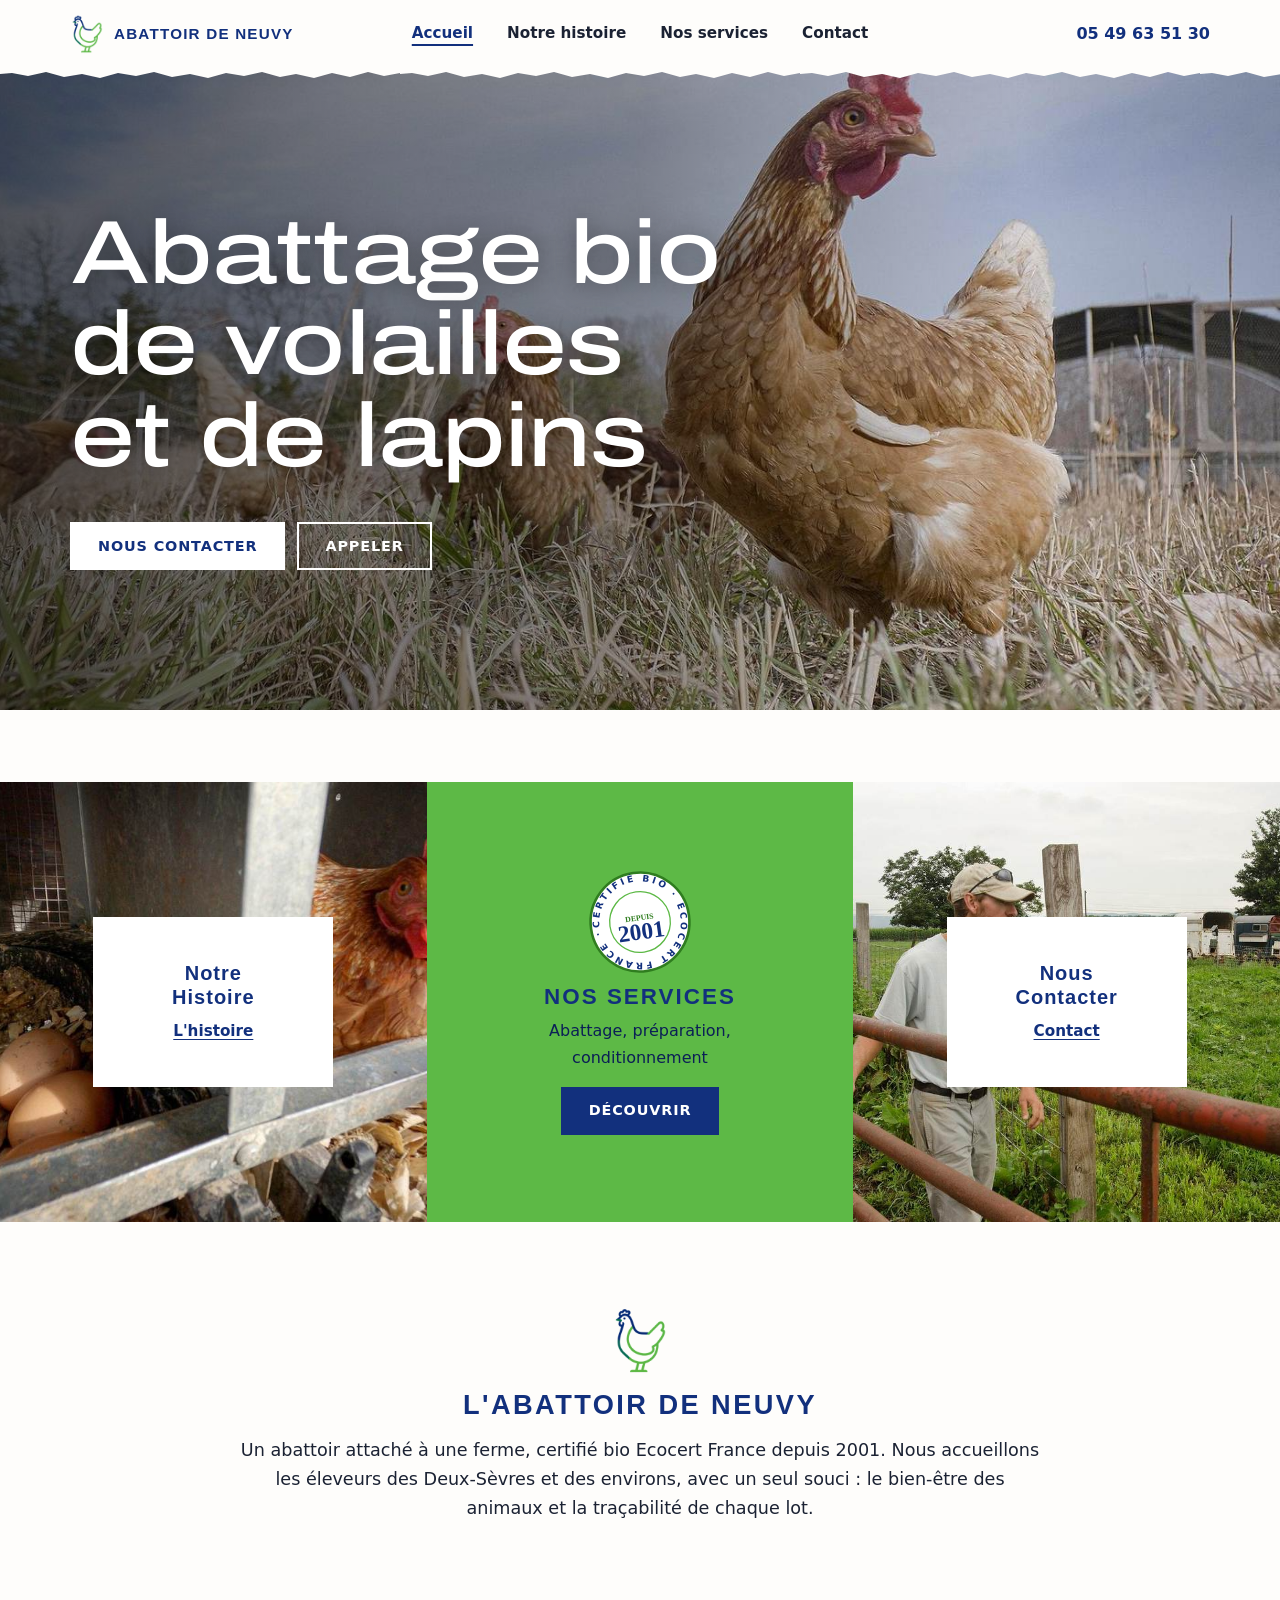
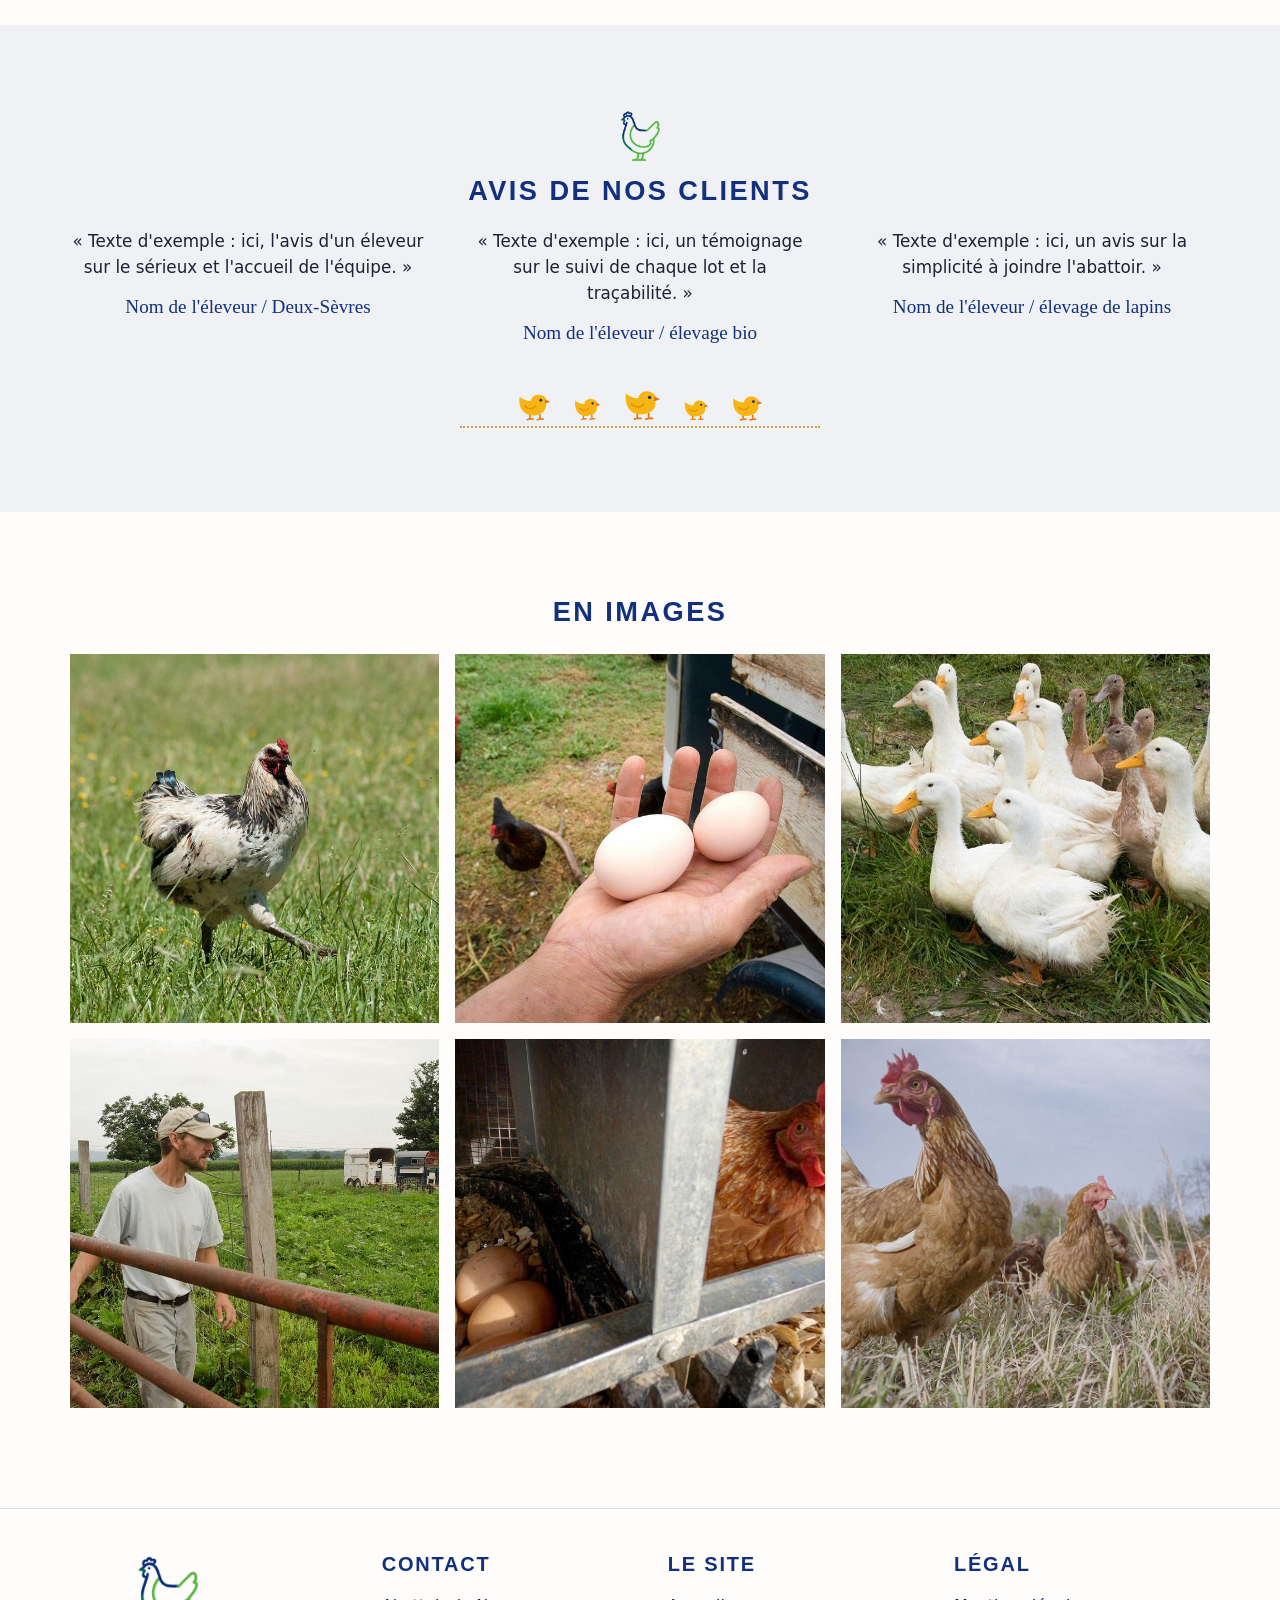
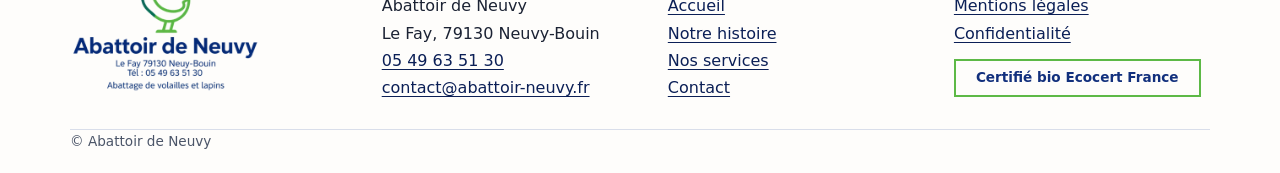
<file: index.html>
<!DOCTYPE html>
<html lang="fr">
<head>
<meta charset="utf-8">
<meta http-equiv="Content-Security-Policy" content="default-src 'self'; script-src 'self'; style-src 'self' 'unsafe-inline'; img-src 'self' data:; font-src 'self'; connect-src 'self' https:; object-src 'none'; base-uri 'self'; form-action 'self'">
<meta name="referrer" content="strict-origin-when-cross-origin">
<meta name="viewport" content="width=device-width, initial-scale=1">
<title>Abattoir de volailles bio en Deux-Sèvres | Abattoir de Neuvy</title>
<meta name="description" content="Abattoir de volailles et de lapins certifié bio Ecocert France à Neuvy-Bouin (Deux-Sèvres). Contactez-nous en ligne.">
<link rel="canonical" href="https://nelreli.github.io/Abattoir_Neuvy/">
<meta property="og:type" content="website">
<meta property="og:locale" content="fr_FR">
<meta property="og:site_name" content="Abattoir de Neuvy">
<meta property="og:title" content="Abattoir de volailles bio en Deux-Sèvres | Abattoir de Neuvy">
<meta property="og:description" content="Abattoir de volailles et de lapins certifié bio Ecocert France à Neuvy-Bouin (Deux-Sèvres). Contactez-nous en ligne.">
<meta property="og:url" content="https://nelreli.github.io/Abattoir_Neuvy/">
<meta property="og:image" content="https://nelreli.github.io/Abattoir_Neuvy/assets/photos/poules-prairie.jpg">
<meta name="twitter:card" content="summary_large_image">
<meta name="theme-color" content="#fefdfb">
<link rel="icon" type="image/png" href="assets/logo-poule.png">
<link rel="stylesheet" href="css/style.css?v=fe90a8e7">
<script src="js/main.js?v=fe90a8e7" defer></script>
</head>
<body>
<a class="skip" href="#main">Aller au contenu</a>
<header class="site-header">
  <div class="wrap bar">
    <a class="brand" href="index.html"><img src="assets/logo-poule.png" alt="" width="34" height="40"><span>Abattoir de Neuvy</span></a>
    <button class="menu-btn" type="button" aria-expanded="false" aria-controls="nav"><span class="sr">Menu</span><svg width="24" height="24" viewBox="0 0 24 24" fill="none" stroke="currentColor" stroke-width="2.4" stroke-linecap="round" aria-hidden="true"><path d="M4 6h16M4 12h16M4 18h16"/></svg></button>
    <nav id="nav" class="nav" aria-label="Navigation principale"><a href="index.html" aria-current="page">Accueil</a><a href="histoire.html">Notre histoire</a><a href="services.html">Nos services</a><a href="contact.html">Contact</a></nav>
    <a class="head-tel" data-cfg-tel href="tel:+33549635130"><span data-cfg="tel">05 49 63 51 30</span></a>
  </div>
</header>
<main id="main">

<section class="hero-img">
  <img src="assets/photos/poules-prairie.jpg" width="1400" height="788" alt="">
  <div class="wrap">
    <h1 data-content="accroche">Abattage bio de volailles et de lapins</h1>
    <div class="btn-row"><a class="btn btn-white" href="contact.html#formulaire">Nous contacter</a><a class="btn btn-line" data-cfg-tel href="tel:+33549635130">Appeler</a></div>
  </div>
</section>

<div class="trio">
  <div class="tile">
    <img src="assets/photos/nid-oeufs.jpg" width="1000" height="562" alt="" loading="lazy">
    <div class="label"><h2>Notre <br>histoire</h2><a href="histoire.html">L'histoire</a></div>
  </div>
  <div class="tile tile-panel">
    <div>
      <div class="stamp"><svg viewBox="0 0 120 120" role="img" aria-label="Certifié bio Ecocert France depuis 2001"><circle cx="60" cy="60" r="57" fill="#ffffff" stroke="#2f7d1f" stroke-width="3"/><circle cx="60" cy="60" r="35" fill="none" stroke="#5db946" stroke-width="1.5"/><defs><path id="arc" d="M60,60 m-47,0 a47,47 0 1,1 94,0 a47,47 0 1,1 -94,0"/></defs><text font-family="system-ui,Arial,sans-serif" font-size="10.5" font-weight="700" fill="#12307d"><textPath href="#arc" textLength="290" lengthAdjust="spacing">CERTIFIÉ BIO · ECOCERT FRANCE · </textPath></text><text x="60" y="58" text-anchor="middle" font-family="Georgia,serif" font-size="9" font-weight="700" fill="#2f7d1f">DEPUIS</text><text x="60" y="80" text-anchor="middle" font-family="Georgia,serif" font-size="27" font-weight="700" fill="#12307d">2001</text></svg></div>
      <h2>Nos services</h2>
      <p>Abattage, préparation, conditionnement</p>
      <a class="btn btn-primary" href="services.html">Découvrir</a>
    </div>
  </div>
  <div class="tile">
    <img src="assets/photos/eleveur-cloture.jpg" width="1000" height="662" alt="" loading="lazy">
    <div class="label"><h2>Nous <br>contacter</h2><a href="contact.html#formulaire">Contact</a></div>
  </div>
</div>

<section class="intro">
  <div class="wrap">
    <img class="icon" src="assets/logo-poule.png" width="58" height="68" alt="" loading="lazy">
    <h2>L'Abattoir de Neuvy</h2>
    <p data-content="accueil_intro">Un abattoir attaché à une ferme, certifié bio Ecocert France depuis 2001. Nous accueillons les éleveurs des Deux-Sèvres et des environs, avec un seul souci : le bien-être des animaux et la traçabilité de chaque lot.</p>
  </div>
</section>

<section class="avis">
  <div class="wrap">
    <img class="avis-icon" src="assets/logo-poule.png" width="46" height="54" alt="" loading="lazy">
    <h2>Avis de nos clients</h2>
    <ul class="avis-list" data-avis><li><blockquote><p>Texte d&#x27;exemple : ici, l&#x27;avis d&#x27;un éleveur sur le sérieux et l&#x27;accueil de l&#x27;équipe.</p><footer>Nom de l&#x27;éleveur / Deux-Sèvres</footer></blockquote></li><li><blockquote><p>Texte d&#x27;exemple : ici, un témoignage sur le suivi de chaque lot et la traçabilité.</p><footer>Nom de l&#x27;éleveur / élevage bio</footer></blockquote></li><li><blockquote><p>Texte d&#x27;exemple : ici, un avis sur la simplicité à joindre l&#x27;abattoir.</p><footer>Nom de l&#x27;éleveur / élevage de lapins</footer></blockquote></li></ul>
    <div class="parade" aria-hidden="true"><svg class="poussin vers-droite" viewBox="0 0 40 36" aria-hidden="true" focusable="false"><path d="M13 29v5m0 0h-4m4 0l3 1M25 29v5m0 0h-4m4 0l3 1" fill="none" stroke="#e8710a" stroke-width="1.8" stroke-linecap="round"/><path d="M12 6c6-2 11 2 12 7 5 0 9-2 13-5 1 8-1 14-5 18-4 4-11 5-17 3C8 27 5 22 6 16 4 11 7 7 12 6Z" fill="#f7b514"/><path d="M18 19c3 4 9 4 13 0" fill="none" stroke="#e09600" stroke-width="1.8" stroke-linecap="round"/><path d="M7 11L1 14l6 2Z" fill="#e8710a"/><circle cx="12" cy="12" r="1.7" fill="#12307d"/></svg><svg class="poussin vers-droite" viewBox="0 0 40 36" aria-hidden="true" focusable="false"><path d="M13 29v5m0 0h-4m4 0l3 1M25 29v5m0 0h-4m4 0l3 1" fill="none" stroke="#e8710a" stroke-width="1.8" stroke-linecap="round"/><path d="M12 6c6-2 11 2 12 7 5 0 9-2 13-5 1 8-1 14-5 18-4 4-11 5-17 3C8 27 5 22 6 16 4 11 7 7 12 6Z" fill="#f7b514"/><path d="M18 19c3 4 9 4 13 0" fill="none" stroke="#e09600" stroke-width="1.8" stroke-linecap="round"/><path d="M7 11L1 14l6 2Z" fill="#e8710a"/><circle cx="12" cy="12" r="1.7" fill="#12307d"/></svg><svg class="poussin vers-droite" viewBox="0 0 40 36" aria-hidden="true" focusable="false"><path d="M13 29v5m0 0h-4m4 0l3 1M25 29v5m0 0h-4m4 0l3 1" fill="none" stroke="#e8710a" stroke-width="1.8" stroke-linecap="round"/><path d="M12 6c6-2 11 2 12 7 5 0 9-2 13-5 1 8-1 14-5 18-4 4-11 5-17 3C8 27 5 22 6 16 4 11 7 7 12 6Z" fill="#f7b514"/><path d="M18 19c3 4 9 4 13 0" fill="none" stroke="#e09600" stroke-width="1.8" stroke-linecap="round"/><path d="M7 11L1 14l6 2Z" fill="#e8710a"/><circle cx="12" cy="12" r="1.7" fill="#12307d"/></svg><svg class="poussin vers-droite" viewBox="0 0 40 36" aria-hidden="true" focusable="false"><path d="M13 29v5m0 0h-4m4 0l3 1M25 29v5m0 0h-4m4 0l3 1" fill="none" stroke="#e8710a" stroke-width="1.8" stroke-linecap="round"/><path d="M12 6c6-2 11 2 12 7 5 0 9-2 13-5 1 8-1 14-5 18-4 4-11 5-17 3C8 27 5 22 6 16 4 11 7 7 12 6Z" fill="#f7b514"/><path d="M18 19c3 4 9 4 13 0" fill="none" stroke="#e09600" stroke-width="1.8" stroke-linecap="round"/><path d="M7 11L1 14l6 2Z" fill="#e8710a"/><circle cx="12" cy="12" r="1.7" fill="#12307d"/></svg><svg class="poussin vers-droite" viewBox="0 0 40 36" aria-hidden="true" focusable="false"><path d="M13 29v5m0 0h-4m4 0l3 1M25 29v5m0 0h-4m4 0l3 1" fill="none" stroke="#e8710a" stroke-width="1.8" stroke-linecap="round"/><path d="M12 6c6-2 11 2 12 7 5 0 9-2 13-5 1 8-1 14-5 18-4 4-11 5-17 3C8 27 5 22 6 16 4 11 7 7 12 6Z" fill="#f7b514"/><path d="M18 19c3 4 9 4 13 0" fill="none" stroke="#e09600" stroke-width="1.8" stroke-linecap="round"/><path d="M7 11L1 14l6 2Z" fill="#e8710a"/><circle cx="12" cy="12" r="1.7" fill="#12307d"/></svg></div>
  </div>
</section>

<section>
  <div class="wrap center">
    <h2>En images</h2>
    <ul class="galerie" style="list-style:none;padding:0"><li><img src="assets/photos/poule-herbe.jpg" width="1000" height="664" alt="Poule marchant dans une prairie fleurie" loading="lazy"></li><li><img src="assets/photos/oeufs-main.jpg" width="1000" height="662" alt="Deux oeufs frais dans une main, poules en arrière-plan" loading="lazy"></li><li><img src="assets/photos/canards.jpg" width="1000" height="597" alt="Groupe de canards blancs sur l'herbe" loading="lazy"></li><li><img src="assets/photos/eleveur-cloture.jpg" width="1000" height="662" alt="Éleveur appuyé à la clôture de sa prairie" loading="lazy"></li><li><img src="assets/photos/nid-oeufs.jpg" width="1000" height="562" alt="Poule dans son nid, à côté de ses oeufs" loading="lazy"></li><li><img src="assets/photos/poules-prairie.jpg" width="1400" height="788" alt="Poules en plein air sur une prairie" loading="lazy"></li></ul>
  </div>
</section>

<script type="application/ld+json">{"@context": "https://schema.org", "@type": "LocalBusiness", "@id": "https://nelreli.github.io/Abattoir_Neuvy/#abattoir", "name": "Abattoir de Neuvy", "description": "Abattoir de volailles et de lapins certifié bio Ecocert France, Deux-Sèvres.", "url": "https://nelreli.github.io/Abattoir_Neuvy/", "logo": "https://nelreli.github.io/Abattoir_Neuvy/assets/logo-complet.png", "image": "https://nelreli.github.io/Abattoir_Neuvy/assets/photos/poules-prairie.jpg", "telephone": "+33549635130", "email": "contact@abattoir-neuvy.fr", "address": {"@type": "PostalAddress", "streetAddress": "Le Fay", "postalCode": "79130", "addressLocality": "Neuvy-Bouin", "addressRegion": "Deux-Sèvres", "addressCountry": "FR"}, "openingHoursSpecification": {"@type": "OpeningHoursSpecification", "dayOfWeek": ["Monday", "Tuesday", "Wednesday", "Thursday"], "opens": "06:00", "closes": "15:00"}, "knowsAbout": ["Abattage de poulets", "Abattage de pintades", "Abattage de canards", "Abattage de lapins", "Agriculture biologique"], "hasOfferCatalog": {"@type": "OfferCatalog", "name": "Prestations", "itemListElement": [{"@type": "Offer", "itemOffered": {"@type": "Service", "name": "Abattage de volailles et de lapins"}}, {"@type": "Offer", "itemOffered": {"@type": "Service", "name": "Préparation et transformation"}}, {"@type": "Offer", "itemOffered": {"@type": "Service", "name": "Conditionnement sous vide et étiquetage"}}, {"@type": "Offer", "itemOffered": {"@type": "Service", "name": "Gestion et traçabilité"}}, {"@type": "Offer", "itemOffered": {"@type": "Service", "name": "Accompagnement des professionnels"}}]}}</script>
</main>
<footer class="site-footer">
  <div class="wrap">
    <div class="foot-grid">
      <p class="foot-logo"><img src="assets/logo-complet.png" width="450" height="328" alt="Logo Abattoir de Neuvy : une poule au trait bleu marine et vert" loading="lazy"></p>
      <div>
        <h2>Contact</h2>
        <p>Abattoir de Neuvy<br><span data-cfg="adresse">Le Fay, 79130 Neuvy-Bouin</span><br><a data-cfg-tel href="tel:+33549635130"><span data-cfg="tel">05 49 63 51 30</span></a><br><a data-cfg-mail href="mailto:contact@abattoir-neuvy.fr">contact@abattoir-neuvy.fr</a></p>
      </div>
      <div>
        <h2>Le site</h2>
        <ul><li><a href="index.html">Accueil</a></li><li><a href="histoire.html">Notre histoire</a></li><li><a href="services.html">Nos services</a></li><li><a href="contact.html">Contact</a></li></ul>
      </div>
      <div>
        <h2>Légal</h2>
        <ul>
          <li><a href="mentions-legales.html">Mentions légales</a></li>
          <li><a href="confidentialite.html">Confidentialité</a></li>
        </ul>
        <p class="foot-bio">Certifié bio Ecocert France</p>
      </div>
    </div>
    <p class="copy">© Abattoir de Neuvy</p>
  </div>
</footer>
<a class="callbar" data-cfg-tel href="tel:+33549635130"><svg width="22" height="22" viewBox="0 0 24 24" fill="currentColor" aria-hidden="true"><path d="M6.6 10.8a15 15 0 0 0 6.6 6.6l2.2-2.2a1 1 0 0 1 1-.25 11 11 0 0 0 3.5.56 1 1 0 0 1 1 1V20a1 1 0 0 1-1 1A17 17 0 0 1 3 4a1 1 0 0 1 1-1h3.5a1 1 0 0 1 1 1c0 1.2.2 2.4.57 3.5a1 1 0 0 1-.25 1z"/></svg><span>Appeler le <span data-cfg="tel">05 49 63 51 30</span></span></a>
</body>
</html>
</file>
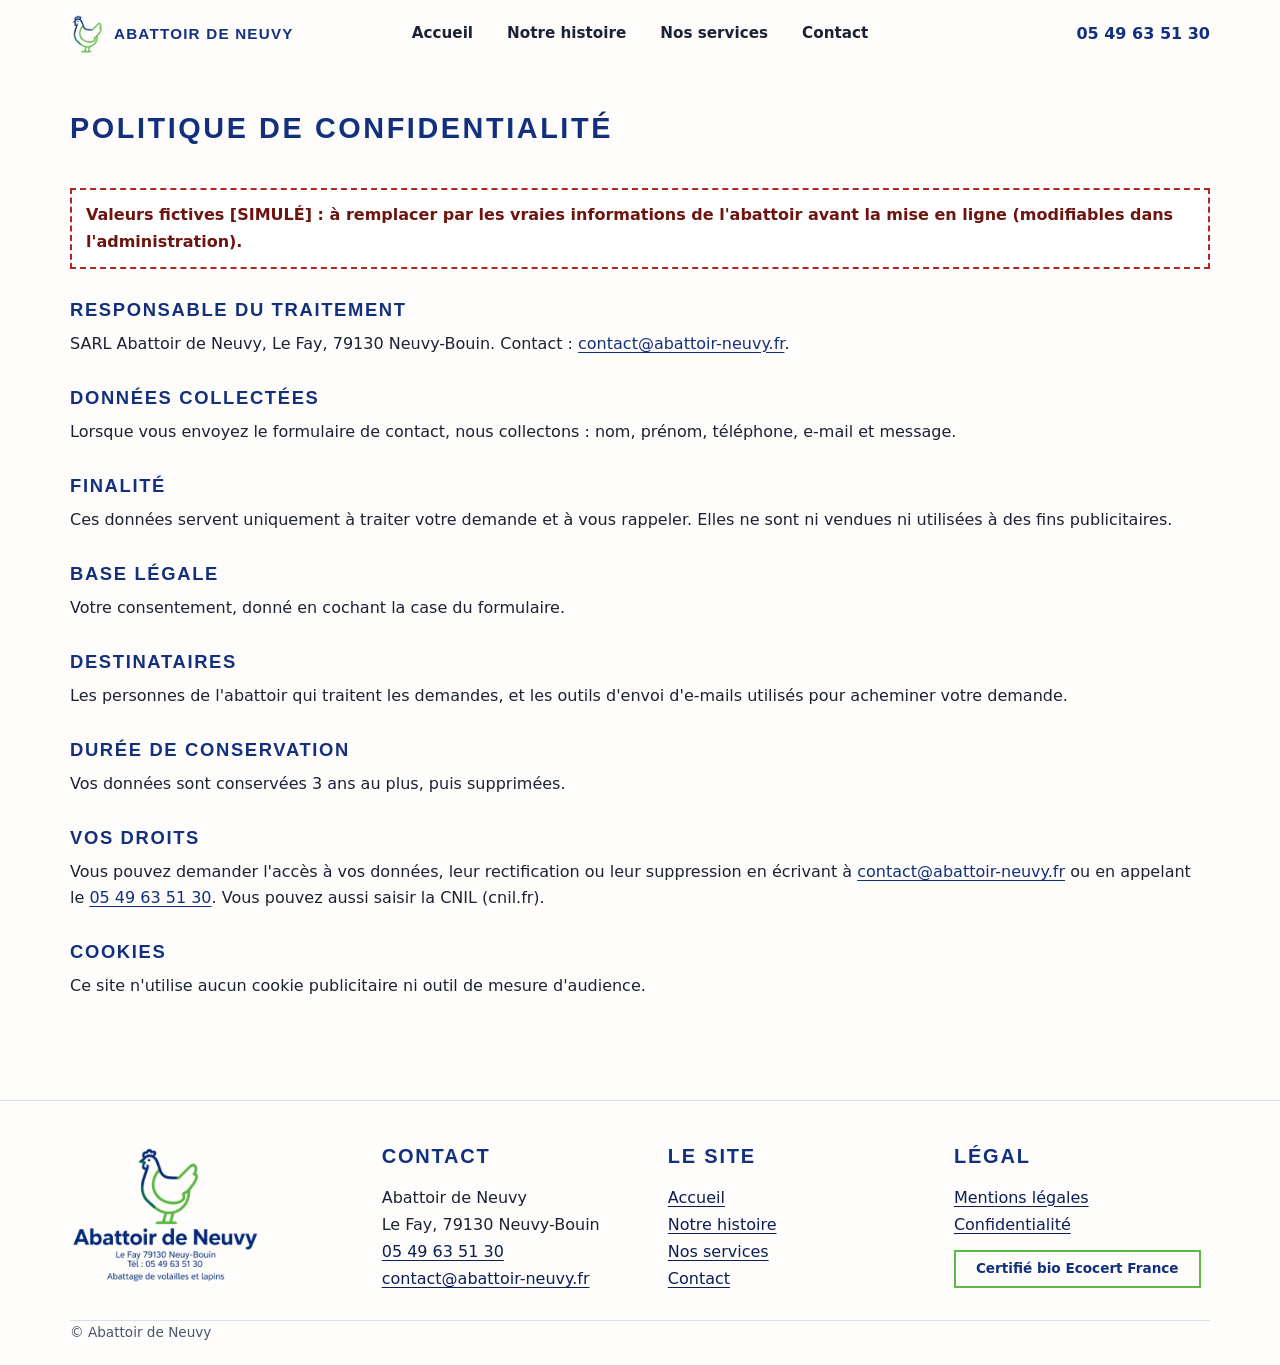
<file: confidentialite.html>
<!DOCTYPE html>
<html lang="fr">
<head>
<meta charset="utf-8">
<meta http-equiv="Content-Security-Policy" content="default-src 'self'; script-src 'self'; style-src 'self' 'unsafe-inline'; img-src 'self' data:; font-src 'self'; connect-src 'self' https:; object-src 'none'; base-uri 'self'; form-action 'self'">
<meta name="referrer" content="strict-origin-when-cross-origin">
<meta name="viewport" content="width=device-width, initial-scale=1">
<title>Politique de confidentialité | Abattoir de Neuvy</title>
<meta name="description" content="Politique de confidentialité et protection des données (RGPD) du site de l'Abattoir de Neuvy.">
<meta name="robots" content="noindex">
<meta name="theme-color" content="#fefdfb">
<link rel="icon" type="image/png" href="assets/logo-poule.png">
<link rel="stylesheet" href="css/style.css?v=fe90a8e7">
<script src="js/main.js?v=fe90a8e7" defer></script>
</head>
<body>
<a class="skip" href="#main">Aller au contenu</a>
<header class="site-header">
  <div class="wrap bar">
    <a class="brand" href="index.html"><img src="assets/logo-poule.png" alt="" width="34" height="40"><span>Abattoir de Neuvy</span></a>
    <button class="menu-btn" type="button" aria-expanded="false" aria-controls="nav"><span class="sr">Menu</span><svg width="24" height="24" viewBox="0 0 24 24" fill="none" stroke="currentColor" stroke-width="2.4" stroke-linecap="round" aria-hidden="true"><path d="M4 6h16M4 12h16M4 18h16"/></svg></button>
    <nav id="nav" class="nav" aria-label="Navigation principale"><a href="index.html">Accueil</a><a href="histoire.html">Notre histoire</a><a href="services.html">Nos services</a><a href="contact.html">Contact</a></nav>
    <a class="head-tel" data-cfg-tel href="tel:+33549635130"><span data-cfg="tel">05 49 63 51 30</span></a>
  </div>
</header>
<main id="main">

<section class="page-title"><div class="wrap"><h1 class="titre-section" style="font-size:1.8rem">Politique de confidentialité</h1></div></section>
<section style="padding-top:0">
  <div class="wrap prose">
    <p class="note-simule" data-simule>Valeurs fictives [SIMULÉ] : à remplacer par les vraies informations de l'abattoir avant la mise en ligne (modifiables dans l'administration).</p>
    <h2>Responsable du traitement</h2>
    <p><span data-cfg="raison_sociale">SARL Abattoir de Neuvy</span>, <span data-cfg="adresse">Le Fay, 79130 Neuvy-Bouin</span>. Contact : <a data-cfg-mail href="mailto:contact@abattoir-neuvy.fr">contact@abattoir-neuvy.fr</a>.</p>
    <h2>Données collectées</h2>
    <p>Lorsque vous envoyez le formulaire de contact, nous collectons : nom, prénom, téléphone, e-mail et message.</p>
    <h2>Finalité</h2>
    <p>Ces données servent uniquement à traiter votre demande et à vous rappeler. Elles ne sont ni vendues ni utilisées à des fins publicitaires.</p>
    <h2>Base légale</h2>
    <p>Votre consentement, donné en cochant la case du formulaire.</p>
    <h2>Destinataires</h2>
    <p>Les personnes de l'abattoir qui traitent les demandes, et les outils d'envoi d'e-mails utilisés pour acheminer votre demande.</p>
    <h2>Durée de conservation</h2>
    <p>Vos données sont conservées <span data-cfg="conservation">3 ans</span> au plus, puis supprimées.</p>
    <h2>Vos droits</h2>
    <p>Vous pouvez demander l'accès à vos données, leur rectification ou leur suppression en écrivant à <a data-cfg-mail href="mailto:contact@abattoir-neuvy.fr">contact@abattoir-neuvy.fr</a> ou en appelant le <a data-cfg-tel href="tel:+33549635130"><span data-cfg="tel">05 49 63 51 30</span></a>. Vous pouvez aussi saisir la CNIL (cnil.fr).</p>
    <h2>Cookies</h2>
    <p>Ce site n'utilise aucun cookie publicitaire ni outil de mesure d'audience.</p>
  </div>
</section>
</main>
<footer class="site-footer">
  <div class="wrap">
    <div class="foot-grid">
      <p class="foot-logo"><img src="assets/logo-complet.png" width="450" height="328" alt="Logo Abattoir de Neuvy : une poule au trait bleu marine et vert" loading="lazy"></p>
      <div>
        <h2>Contact</h2>
        <p>Abattoir de Neuvy<br><span data-cfg="adresse">Le Fay, 79130 Neuvy-Bouin</span><br><a data-cfg-tel href="tel:+33549635130"><span data-cfg="tel">05 49 63 51 30</span></a><br><a data-cfg-mail href="mailto:contact@abattoir-neuvy.fr">contact@abattoir-neuvy.fr</a></p>
      </div>
      <div>
        <h2>Le site</h2>
        <ul><li><a href="index.html">Accueil</a></li><li><a href="histoire.html">Notre histoire</a></li><li><a href="services.html">Nos services</a></li><li><a href="contact.html">Contact</a></li></ul>
      </div>
      <div>
        <h2>Légal</h2>
        <ul>
          <li><a href="mentions-legales.html">Mentions légales</a></li>
          <li><a href="confidentialite.html">Confidentialité</a></li>
        </ul>
        <p class="foot-bio">Certifié bio Ecocert France</p>
      </div>
    </div>
    <p class="copy">© Abattoir de Neuvy</p>
  </div>
</footer>
<a class="callbar" data-cfg-tel href="tel:+33549635130"><svg width="22" height="22" viewBox="0 0 24 24" fill="currentColor" aria-hidden="true"><path d="M6.6 10.8a15 15 0 0 0 6.6 6.6l2.2-2.2a1 1 0 0 1 1-.25 11 11 0 0 0 3.5.56 1 1 0 0 1 1 1V20a1 1 0 0 1-1 1A17 17 0 0 1 3 4a1 1 0 0 1 1-1h3.5a1 1 0 0 1 1 1c0 1.2.2 2.4.57 3.5a1 1 0 0 1-.25 1z"/></svg><span>Appeler le <span data-cfg="tel">05 49 63 51 30</span></span></a>
</body>
</html>
</file>
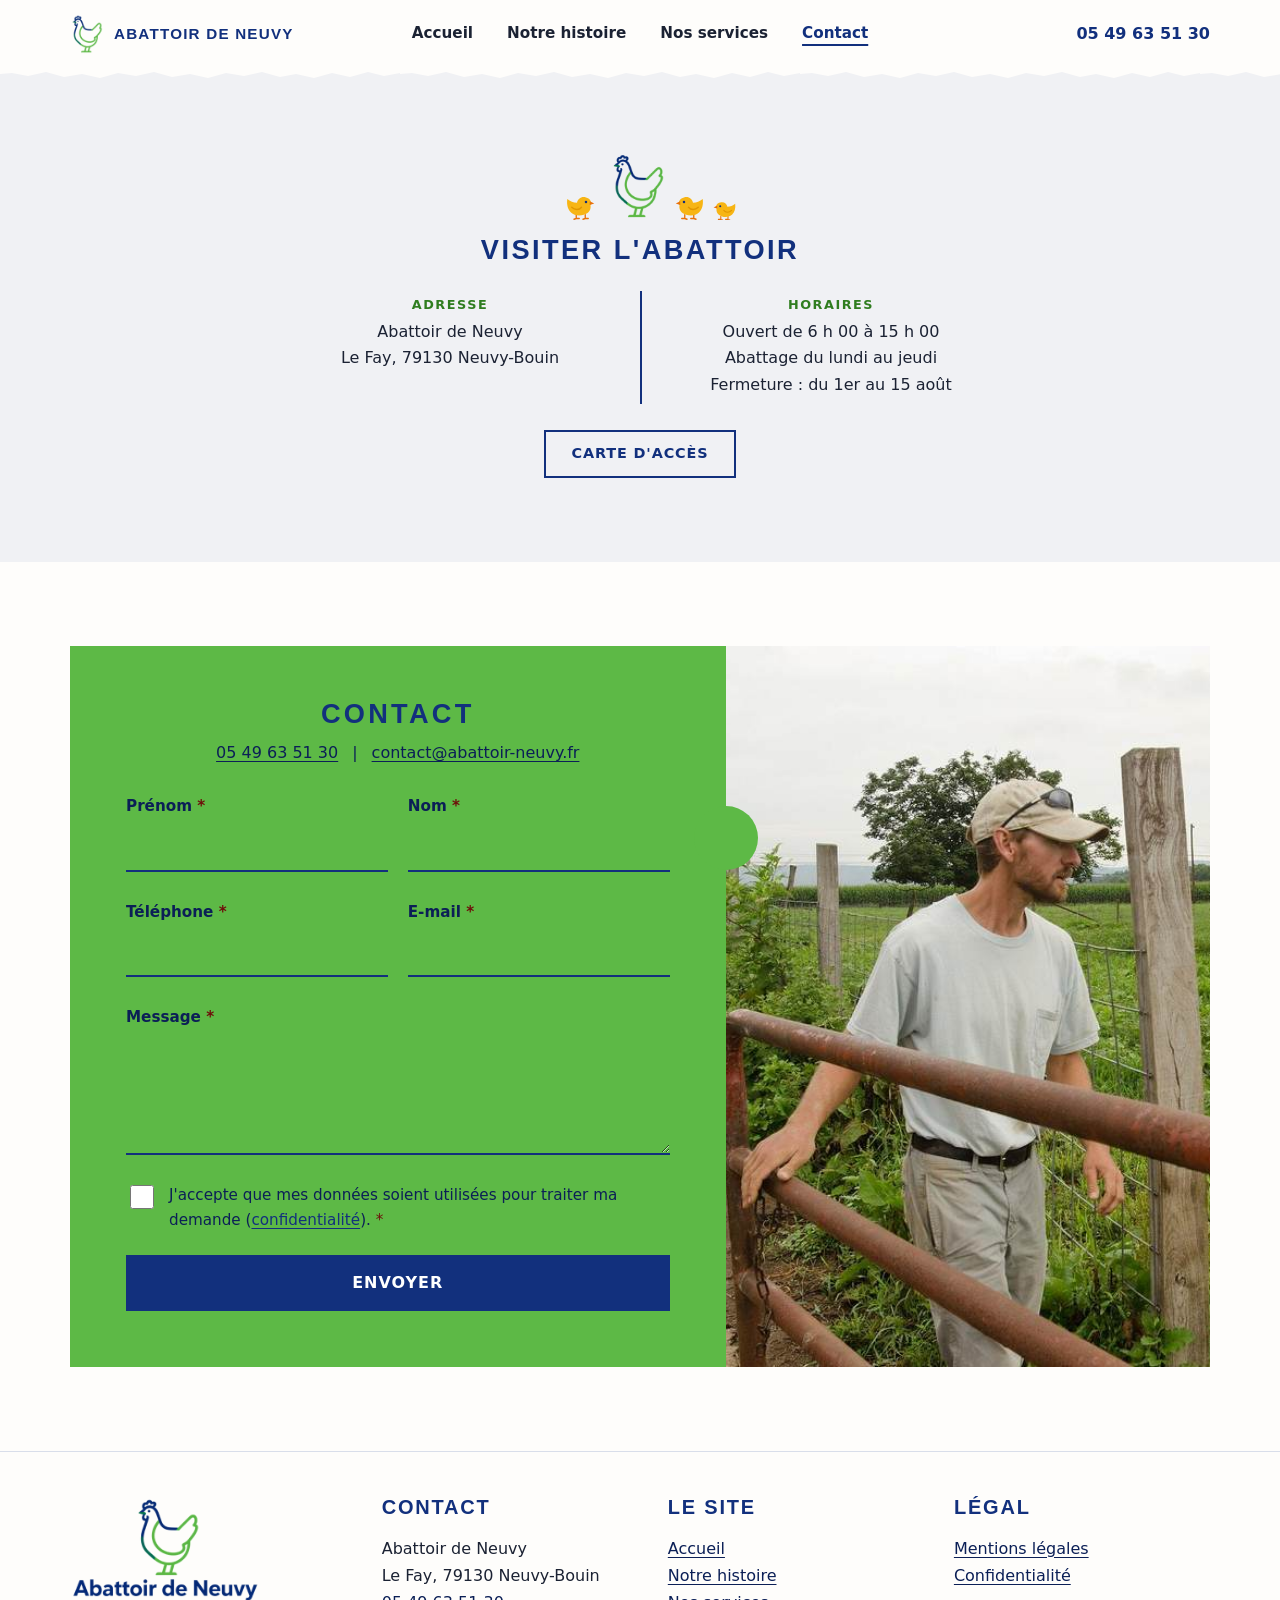
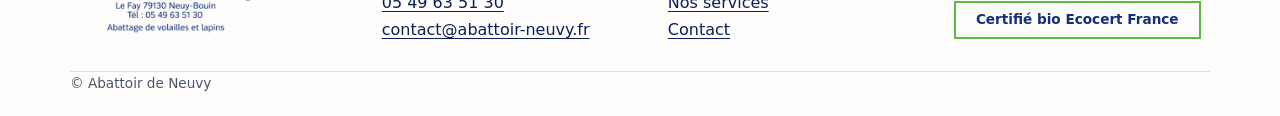
<file: contact.html>
<!DOCTYPE html>
<html lang="fr">
<head>
<meta charset="utf-8">
<meta http-equiv="Content-Security-Policy" content="default-src 'self'; script-src 'self'; style-src 'self' 'unsafe-inline'; img-src 'self' data:; font-src 'self'; connect-src 'self' https:; object-src 'none'; base-uri 'self'; form-action 'self'">
<meta name="referrer" content="strict-origin-when-cross-origin">
<meta name="viewport" content="width=device-width, initial-scale=1">
<title>Contact | Abattoir de Neuvy</title>
<meta name="description" content="Contactez l'Abattoir de Neuvy, Le Fay, 79130 Neuvy-Bouin, pour une question ou un tarif. Téléphone : 05 49 63 51 30.">
<link rel="canonical" href="https://nelreli.github.io/Abattoir_Neuvy/contact.html">
<meta property="og:type" content="website">
<meta property="og:locale" content="fr_FR">
<meta property="og:site_name" content="Abattoir de Neuvy">
<meta property="og:title" content="Contact | Abattoir de Neuvy">
<meta property="og:description" content="Contactez l'Abattoir de Neuvy, Le Fay, 79130 Neuvy-Bouin, pour une question ou un tarif. Téléphone : 05 49 63 51 30.">
<meta property="og:url" content="https://nelreli.github.io/Abattoir_Neuvy/contact.html">
<meta property="og:image" content="https://nelreli.github.io/Abattoir_Neuvy/assets/photos/poules-prairie.jpg">
<meta name="twitter:card" content="summary_large_image">
<meta name="theme-color" content="#fefdfb">
<link rel="icon" type="image/png" href="assets/logo-poule.png">
<link rel="stylesheet" href="css/style.css?v=fe90a8e7">
<script src="js/main.js?v=fe90a8e7" defer></script>
</head>
<body>
<a class="skip" href="#main">Aller au contenu</a>
<header class="site-header">
  <div class="wrap bar">
    <a class="brand" href="index.html"><img src="assets/logo-poule.png" alt="" width="34" height="40"><span>Abattoir de Neuvy</span></a>
    <button class="menu-btn" type="button" aria-expanded="false" aria-controls="nav"><span class="sr">Menu</span><svg width="24" height="24" viewBox="0 0 24 24" fill="none" stroke="currentColor" stroke-width="2.4" stroke-linecap="round" aria-hidden="true"><path d="M4 6h16M4 12h16M4 18h16"/></svg></button>
    <nav id="nav" class="nav" aria-label="Navigation principale"><a href="index.html">Accueil</a><a href="histoire.html">Notre histoire</a><a href="services.html">Nos services</a><a href="contact.html" aria-current="page">Contact</a></nav>
    <a class="head-tel" data-cfg-tel href="tel:+33549635130"><span data-cfg="tel">05 49 63 51 30</span></a>
  </div>
</header>
<main id="main">

<section class="band visit">
  <div class="wrap">
    <div class="famille">
      <svg class="poussin vers-droite" viewBox="0 0 40 36" aria-hidden="true" focusable="false"><path d="M13 29v5m0 0h-4m4 0l3 1M25 29v5m0 0h-4m4 0l3 1" fill="none" stroke="#e8710a" stroke-width="1.8" stroke-linecap="round"/><path d="M12 6c6-2 11 2 12 7 5 0 9-2 13-5 1 8-1 14-5 18-4 4-11 5-17 3C8 27 5 22 6 16 4 11 7 7 12 6Z" fill="#f7b514"/><path d="M18 19c3 4 9 4 13 0" fill="none" stroke="#e09600" stroke-width="1.8" stroke-linecap="round"/><path d="M7 11L1 14l6 2Z" fill="#e8710a"/><circle cx="12" cy="12" r="1.7" fill="#12307d"/></svg>
      <img class="icon" src="assets/logo-poule.png" width="58" height="68" alt="">
      <svg class="poussin " viewBox="0 0 40 36" aria-hidden="true" focusable="false"><path d="M13 29v5m0 0h-4m4 0l3 1M25 29v5m0 0h-4m4 0l3 1" fill="none" stroke="#e8710a" stroke-width="1.8" stroke-linecap="round"/><path d="M12 6c6-2 11 2 12 7 5 0 9-2 13-5 1 8-1 14-5 18-4 4-11 5-17 3C8 27 5 22 6 16 4 11 7 7 12 6Z" fill="#f7b514"/><path d="M18 19c3 4 9 4 13 0" fill="none" stroke="#e09600" stroke-width="1.8" stroke-linecap="round"/><path d="M7 11L1 14l6 2Z" fill="#e8710a"/><circle cx="12" cy="12" r="1.7" fill="#12307d"/></svg><svg class="poussin petit" viewBox="0 0 40 36" aria-hidden="true" focusable="false"><path d="M13 29v5m0 0h-4m4 0l3 1M25 29v5m0 0h-4m4 0l3 1" fill="none" stroke="#e8710a" stroke-width="1.8" stroke-linecap="round"/><path d="M12 6c6-2 11 2 12 7 5 0 9-2 13-5 1 8-1 14-5 18-4 4-11 5-17 3C8 27 5 22 6 16 4 11 7 7 12 6Z" fill="#f7b514"/><path d="M18 19c3 4 9 4 13 0" fill="none" stroke="#e09600" stroke-width="1.8" stroke-linecap="round"/><path d="M7 11L1 14l6 2Z" fill="#e8710a"/><circle cx="12" cy="12" r="1.7" fill="#12307d"/></svg>
    </div>
    <h1 class="titre-section">Visiter l'abattoir</h1>
    <div class="visit-cols">
      <p><strong>Adresse</strong>Abattoir de Neuvy<br><span data-cfg="adresse">Le Fay, 79130 Neuvy-Bouin</span></p>
      <p><strong>Horaires</strong>Ouvert <span data-cfg="ouverture">de 6 h 00 à 15 h 00</span><br>Abattage <span data-cfg="jours">du lundi au jeudi</span><br>Fermeture : <span data-cfg="fermeture">du 1er au 15 août</span></p>
    </div>
    <div class="btn-row center">
      <a class="btn btn-ghost" href="https://www.google.com/maps/search/?api=1&query=Abattoir+de+Neuvy%2C+Le+Fay%2C+79130+Neuvy-Bouin" rel="noopener" target="_blank">Carte d'accès<span class="sr"> (nouvelle fenêtre)</span></a>
    </div>
  </div>
</section>

<section>
  <div class="wrap">
    <div class="contact-card">
      <div class="contact-panel" id="formulaire">
        <h2 class="panel-title">Contact</h2>
        <p class="panel-line"><a data-cfg-tel href="tel:+33549635130"><span data-cfg="tel">05 49 63 51 30</span></a><span aria-hidden="true">|</span><a data-cfg-mail href="mailto:contact@abattoir-neuvy.fr">contact@abattoir-neuvy.fr</a></p>

        <div>
          <div id="erreur-envoi" class="error-summary" role="alert" tabindex="-1" hidden>
            <strong>Votre message n'a pas pu être envoyé.</strong>
            Appelez-nous au <a data-cfg-tel href="tel:+33549635130"><span data-cfg="tel">05 49 63 51 30</span></a>.
          </div>
          <div id="confirmation" class="confirm" role="status" tabindex="-1" hidden>
            <h2>Merci !</h2>
            <p><strong>Votre message est bien reçu. Nous vous rappelons sous <span data-cfg="delai">48 h ouvrées</span>.</strong></p>
            <p>Un e-mail d'accusé de réception vous a été envoyé.</p>
            <div class="btn-row"><a class="btn btn-ghost" href="index.html">Retour à l'accueil</a></div>
          </div>

          <form id="form-contact" class="form-clean" novalidate>
            <div id="resume-erreurs" class="error-summary" role="alert" tabindex="-1" hidden></div>
            <div class="form-row">
              <div class="field"><label for="prenom">Prénom <span class="req" aria-hidden="true">*</span></label><input type="text" id="prenom" name="prenom" autocomplete="given-name"  aria-required="true" aria-describedby="err-prenom"><div class="field-error" id="err-prenom" role="status"></div></div>
              <div class="field"><label for="nom">Nom <span class="req" aria-hidden="true">*</span></label><input type="text" id="nom" name="nom" autocomplete="family-name"  aria-required="true" aria-describedby="err-nom"><div class="field-error" id="err-nom" role="status"></div></div>
            </div>
            <div class="form-row">
              <div class="field"><label for="telephone">Téléphone <span class="req" aria-hidden="true">*</span></label><input type="tel" id="telephone" name="telephone" autocomplete="tel" inputmode="tel" aria-required="true" aria-describedby="err-telephone"><div class="field-error" id="err-telephone" role="status"></div></div>
              <div class="field"><label for="email">E-mail <span class="req" aria-hidden="true">*</span></label><input type="email" id="email" name="email" autocomplete="email" inputmode="email" aria-required="true" aria-describedby="err-email"><div class="field-error" id="err-email" role="status"></div></div>
            </div>
            <div class="field">
              <label for="message">Message <span class="req" aria-hidden="true">*</span></label>
              <textarea id="message" name="message" maxlength="2000" aria-required="true" aria-describedby="err-message"></textarea>
              <div class="field-error" id="err-message" role="status"></div>
            </div>

            <div class="hp" aria-hidden="true"><label for="site_web">Ne pas remplir</label><input type="text" id="site_web" name="site_web" tabindex="-1" autocomplete="off"></div>

            <div class="send">
              <label class="consent" for="consentement">
                <input type="checkbox" id="consentement" name="consentement" aria-describedby="err-consentement">
                <span>J'accepte que mes données soient utilisées pour traiter ma demande (<a href="confidentialite.html">confidentialité</a>). <span class="req" aria-hidden="true">*</span></span>
              </label>
              <div class="field-error" id="err-consentement" role="status"></div>
              <button class="btn btn-primary btn-big" type="submit">Envoyer</button>
            </div>
          </form>
        </div>
      </div>
      <div class="contact-photo"><img src="assets/photos/eleveur-cloture.jpg" width="1000" height="662" alt="" loading="lazy"></div>
    </div>
  </div>
</section>
</main>
<footer class="site-footer">
  <div class="wrap">
    <div class="foot-grid">
      <p class="foot-logo"><img src="assets/logo-complet.png" width="450" height="328" alt="Logo Abattoir de Neuvy : une poule au trait bleu marine et vert" loading="lazy"></p>
      <div>
        <h2>Contact</h2>
        <p>Abattoir de Neuvy<br><span data-cfg="adresse">Le Fay, 79130 Neuvy-Bouin</span><br><a data-cfg-tel href="tel:+33549635130"><span data-cfg="tel">05 49 63 51 30</span></a><br><a data-cfg-mail href="mailto:contact@abattoir-neuvy.fr">contact@abattoir-neuvy.fr</a></p>
      </div>
      <div>
        <h2>Le site</h2>
        <ul><li><a href="index.html">Accueil</a></li><li><a href="histoire.html">Notre histoire</a></li><li><a href="services.html">Nos services</a></li><li><a href="contact.html">Contact</a></li></ul>
      </div>
      <div>
        <h2>Légal</h2>
        <ul>
          <li><a href="mentions-legales.html">Mentions légales</a></li>
          <li><a href="confidentialite.html">Confidentialité</a></li>
        </ul>
        <p class="foot-bio">Certifié bio Ecocert France</p>
      </div>
    </div>
    <p class="copy">© Abattoir de Neuvy</p>
  </div>
</footer>
<a class="callbar" data-cfg-tel href="tel:+33549635130"><svg width="22" height="22" viewBox="0 0 24 24" fill="currentColor" aria-hidden="true"><path d="M6.6 10.8a15 15 0 0 0 6.6 6.6l2.2-2.2a1 1 0 0 1 1-.25 11 11 0 0 0 3.5.56 1 1 0 0 1 1 1V20a1 1 0 0 1-1 1A17 17 0 0 1 3 4a1 1 0 0 1 1-1h3.5a1 1 0 0 1 1 1c0 1.2.2 2.4.57 3.5a1 1 0 0 1-.25 1z"/></svg><span>Appeler le <span data-cfg="tel">05 49 63 51 30</span></span></a>
</body>
</html>
</file>
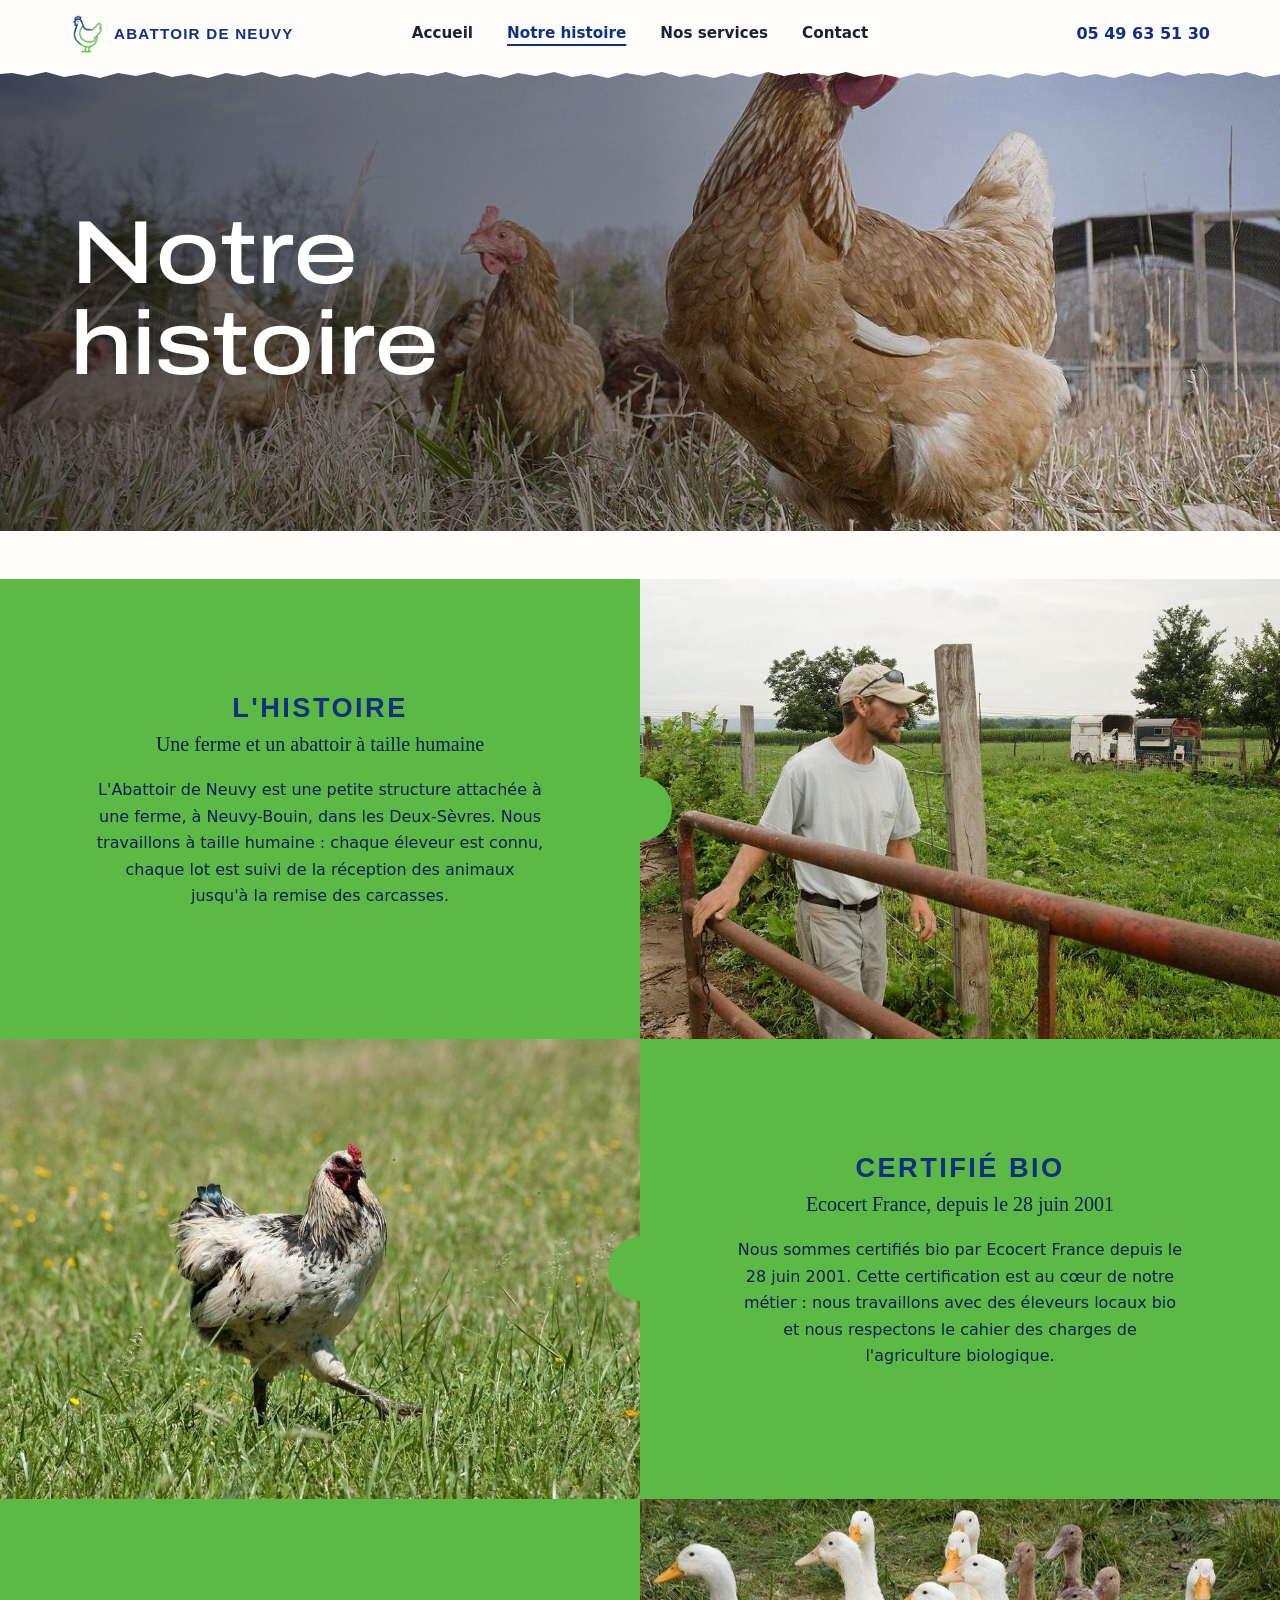
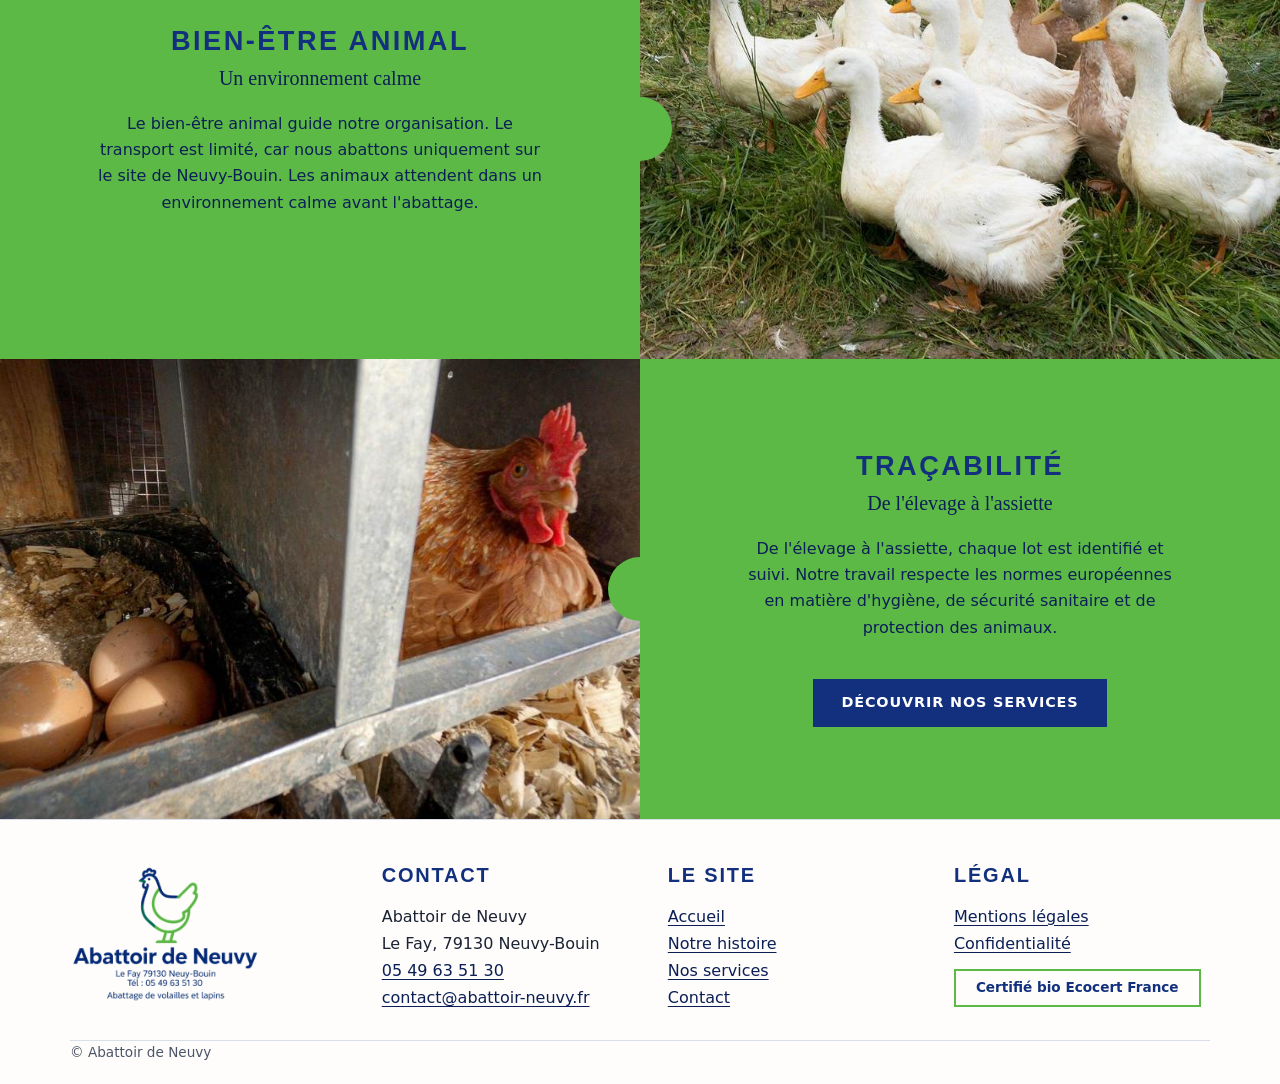
<file: histoire.html>
<!DOCTYPE html>
<html lang="fr">
<head>
<meta charset="utf-8">
<meta http-equiv="Content-Security-Policy" content="default-src 'self'; script-src 'self'; style-src 'self' 'unsafe-inline'; img-src 'self' data:; font-src 'self'; connect-src 'self' https:; object-src 'none'; base-uri 'self'; form-action 'self'">
<meta name="referrer" content="strict-origin-when-cross-origin">
<meta name="viewport" content="width=device-width, initial-scale=1">
<title>Notre histoire, abattage bio | Abattoir de Neuvy</title>
<meta name="description" content="Ferme et abattoir à taille humaine à Neuvy-Bouin, certifiés bio Ecocert France depuis le 28 juin 2001. Bien-être animal et traçabilité.">
<link rel="canonical" href="https://nelreli.github.io/Abattoir_Neuvy/histoire.html">
<meta property="og:type" content="website">
<meta property="og:locale" content="fr_FR">
<meta property="og:site_name" content="Abattoir de Neuvy">
<meta property="og:title" content="Notre histoire, abattage bio | Abattoir de Neuvy">
<meta property="og:description" content="Ferme et abattoir à taille humaine à Neuvy-Bouin, certifiés bio Ecocert France depuis le 28 juin 2001. Bien-être animal et traçabilité.">
<meta property="og:url" content="https://nelreli.github.io/Abattoir_Neuvy/histoire.html">
<meta property="og:image" content="https://nelreli.github.io/Abattoir_Neuvy/assets/photos/poules-prairie.jpg">
<meta name="twitter:card" content="summary_large_image">
<meta name="theme-color" content="#fefdfb">
<link rel="icon" type="image/png" href="assets/logo-poule.png">
<link rel="stylesheet" href="css/style.css?v=fe90a8e7">
<script src="js/main.js?v=fe90a8e7" defer></script>
</head>
<body>
<a class="skip" href="#main">Aller au contenu</a>
<header class="site-header">
  <div class="wrap bar">
    <a class="brand" href="index.html"><img src="assets/logo-poule.png" alt="" width="34" height="40"><span>Abattoir de Neuvy</span></a>
    <button class="menu-btn" type="button" aria-expanded="false" aria-controls="nav"><span class="sr">Menu</span><svg width="24" height="24" viewBox="0 0 24 24" fill="none" stroke="currentColor" stroke-width="2.4" stroke-linecap="round" aria-hidden="true"><path d="M4 6h16M4 12h16M4 18h16"/></svg></button>
    <nav id="nav" class="nav" aria-label="Navigation principale"><a href="index.html">Accueil</a><a href="histoire.html" aria-current="page">Notre histoire</a><a href="services.html">Nos services</a><a href="contact.html">Contact</a></nav>
    <a class="head-tel" data-cfg-tel href="tel:+33549635130"><span data-cfg="tel">05 49 63 51 30</span></a>
  </div>
</header>
<main id="main">

<section class="hero-img small">
  <img src="assets/photos/poules-prairie.jpg" width="1400" height="788" alt="">
  <div class="wrap">
    <h1 >Notre <br>histoire</h1>
    
  </div>
</section>
<section class="story" style="padding:0">
  <div class="story-panel">
    <h2>L'histoire</h2>
    <p class="script">Une ferme et un abattoir à taille humaine</p>
    <p data-content="histoire_1">L'Abattoir de Neuvy est une petite structure attachée à une ferme, à Neuvy-Bouin, dans les Deux-Sèvres. Nous travaillons à taille humaine : chaque éleveur est connu, chaque lot est suivi de la réception des animaux jusqu'à la remise des carcasses.</p>
    
  </div>
  <div class="story-photo"><img src="assets/photos/eleveur-cloture.jpg" width="1000" height="662" alt="Éleveur appuyé à la clôture de sa prairie" loading="lazy"></div>
</section>
<section class="story flip" style="padding:0">
  <div class="story-panel">
    <h2>Certifié bio</h2>
    <p class="script">Ecocert France, depuis le 28 juin 2001</p>
    <p data-content="histoire_2">Nous sommes certifiés bio par Ecocert France depuis le 28 juin 2001. Cette certification est au cœur de notre métier : nous travaillons avec des éleveurs locaux bio et nous respectons le cahier des charges de l'agriculture biologique.</p>
    
  </div>
  <div class="story-photo"><img src="assets/photos/poule-herbe.jpg" width="1000" height="664" alt="Poule marchant dans une prairie fleurie" loading="lazy"></div>
</section>
<section class="story" style="padding:0">
  <div class="story-panel">
    <h2>Bien-être animal</h2>
    <p class="script">Un environnement calme</p>
    <p data-content="histoire_3">Le bien-être animal guide notre organisation. Le transport est limité, car nous abattons uniquement sur le site de Neuvy-Bouin. Les animaux attendent dans un environnement calme avant l'abattage.</p>
    
  </div>
  <div class="story-photo"><img src="assets/photos/canards.jpg" width="1000" height="597" alt="Groupe de canards blancs sur l'herbe" loading="lazy"></div>
</section>
<section class="story flip" style="padding:0">
  <div class="story-panel">
    <h2>Traçabilité</h2>
    <p class="script">De l'élevage à l'assiette</p>
    <p data-content="histoire_4">De l'élevage à l'assiette, chaque lot est identifié et suivi. Notre travail respecte les normes européennes en matière d'hygiène, de sécurité sanitaire et de protection des animaux.</p>
    <div class="btn-row center"><a class="btn btn-primary" href="services.html">Découvrir nos services</a></div>
  </div>
  <div class="story-photo"><img src="assets/photos/nid-oeufs.jpg" width="1000" height="562" alt="Poule dans son nid, à côté de ses oeufs" loading="lazy"></div>
</section>
</main>
<footer class="site-footer">
  <div class="wrap">
    <div class="foot-grid">
      <p class="foot-logo"><img src="assets/logo-complet.png" width="450" height="328" alt="Logo Abattoir de Neuvy : une poule au trait bleu marine et vert" loading="lazy"></p>
      <div>
        <h2>Contact</h2>
        <p>Abattoir de Neuvy<br><span data-cfg="adresse">Le Fay, 79130 Neuvy-Bouin</span><br><a data-cfg-tel href="tel:+33549635130"><span data-cfg="tel">05 49 63 51 30</span></a><br><a data-cfg-mail href="mailto:contact@abattoir-neuvy.fr">contact@abattoir-neuvy.fr</a></p>
      </div>
      <div>
        <h2>Le site</h2>
        <ul><li><a href="index.html">Accueil</a></li><li><a href="histoire.html">Notre histoire</a></li><li><a href="services.html">Nos services</a></li><li><a href="contact.html">Contact</a></li></ul>
      </div>
      <div>
        <h2>Légal</h2>
        <ul>
          <li><a href="mentions-legales.html">Mentions légales</a></li>
          <li><a href="confidentialite.html">Confidentialité</a></li>
        </ul>
        <p class="foot-bio">Certifié bio Ecocert France</p>
      </div>
    </div>
    <p class="copy">© Abattoir de Neuvy</p>
  </div>
</footer>
<a class="callbar" data-cfg-tel href="tel:+33549635130"><svg width="22" height="22" viewBox="0 0 24 24" fill="currentColor" aria-hidden="true"><path d="M6.6 10.8a15 15 0 0 0 6.6 6.6l2.2-2.2a1 1 0 0 1 1-.25 11 11 0 0 0 3.5.56 1 1 0 0 1 1 1V20a1 1 0 0 1-1 1A17 17 0 0 1 3 4a1 1 0 0 1 1-1h3.5a1 1 0 0 1 1 1c0 1.2.2 2.4.57 3.5a1 1 0 0 1-.25 1z"/></svg><span>Appeler le <span data-cfg="tel">05 49 63 51 30</span></span></a>
</body>
</html>
</file>
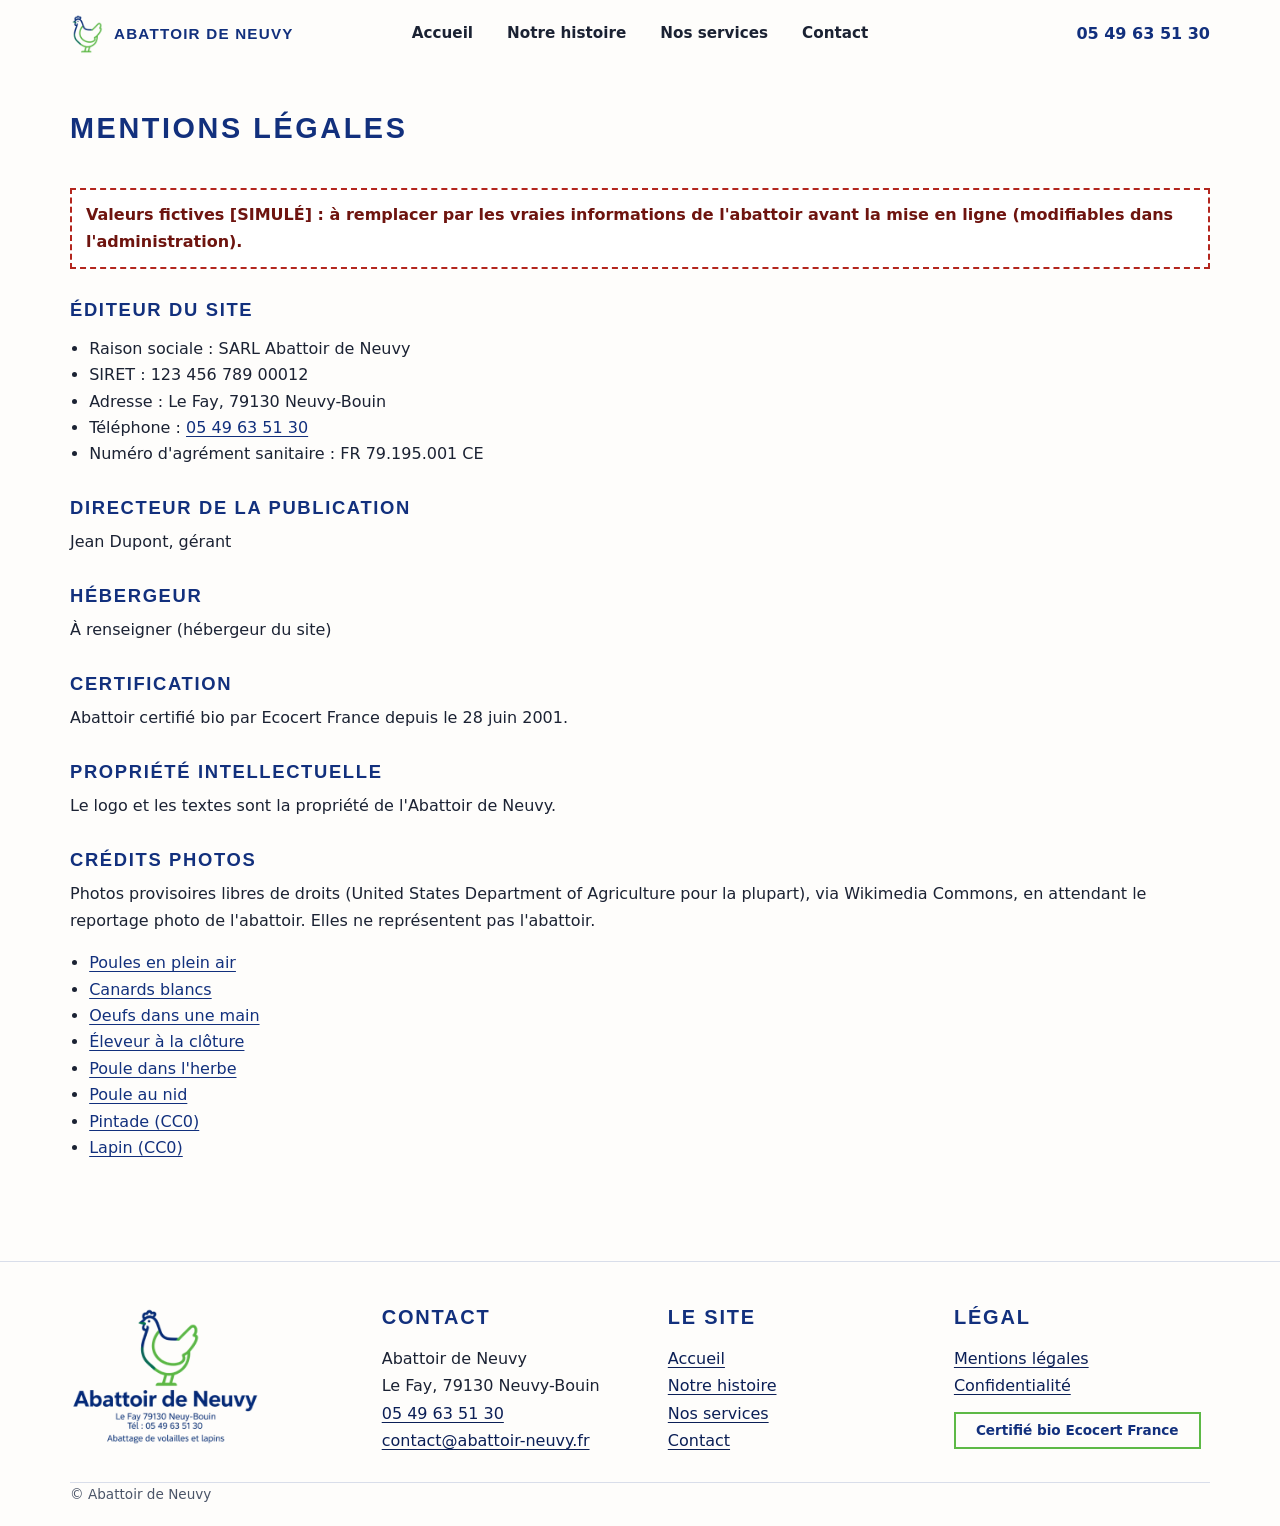
<file: mentions-legales.html>
<!DOCTYPE html>
<html lang="fr">
<head>
<meta charset="utf-8">
<meta http-equiv="Content-Security-Policy" content="default-src 'self'; script-src 'self'; style-src 'self' 'unsafe-inline'; img-src 'self' data:; font-src 'self'; connect-src 'self' https:; object-src 'none'; base-uri 'self'; form-action 'self'">
<meta name="referrer" content="strict-origin-when-cross-origin">
<meta name="viewport" content="width=device-width, initial-scale=1">
<title>Mentions légales | Abattoir de Neuvy</title>
<meta name="description" content="Mentions légales du site de l'Abattoir de Neuvy.">
<meta name="robots" content="noindex">
<meta name="theme-color" content="#fefdfb">
<link rel="icon" type="image/png" href="assets/logo-poule.png">
<link rel="stylesheet" href="css/style.css?v=fe90a8e7">
<script src="js/main.js?v=fe90a8e7" defer></script>
</head>
<body>
<a class="skip" href="#main">Aller au contenu</a>
<header class="site-header">
  <div class="wrap bar">
    <a class="brand" href="index.html"><img src="assets/logo-poule.png" alt="" width="34" height="40"><span>Abattoir de Neuvy</span></a>
    <button class="menu-btn" type="button" aria-expanded="false" aria-controls="nav"><span class="sr">Menu</span><svg width="24" height="24" viewBox="0 0 24 24" fill="none" stroke="currentColor" stroke-width="2.4" stroke-linecap="round" aria-hidden="true"><path d="M4 6h16M4 12h16M4 18h16"/></svg></button>
    <nav id="nav" class="nav" aria-label="Navigation principale"><a href="index.html">Accueil</a><a href="histoire.html">Notre histoire</a><a href="services.html">Nos services</a><a href="contact.html">Contact</a></nav>
    <a class="head-tel" data-cfg-tel href="tel:+33549635130"><span data-cfg="tel">05 49 63 51 30</span></a>
  </div>
</header>
<main id="main">

<section class="page-title"><div class="wrap"><h1 class="titre-section" style="font-size:1.8rem">Mentions légales</h1></div></section>
<section style="padding-top:0">
  <div class="wrap prose">
    <p class="note-simule" data-simule>Valeurs fictives [SIMULÉ] : à remplacer par les vraies informations de l'abattoir avant la mise en ligne (modifiables dans l'administration).</p>
    <h2>Éditeur du site</h2>
    <ul>
      <li>Raison sociale : <span data-cfg="raison_sociale">SARL Abattoir de Neuvy</span></li>
      <li>SIRET : <span data-cfg="siret">123 456 789 00012</span></li>
      <li>Adresse : <span data-cfg="adresse">Le Fay, 79130 Neuvy-Bouin</span></li>
      <li>Téléphone : <a data-cfg-tel href="tel:+33549635130"><span data-cfg="tel">05 49 63 51 30</span></a></li>
      <li>Numéro d'agrément sanitaire : <span data-cfg="agrement">FR 79.195.001 CE</span></li>
    </ul>
    <h2>Directeur de la publication</h2>
    <p><span data-cfg="directeur">Jean Dupont, gérant</span></p>
    <h2>Hébergeur</h2>
    <p><span data-cfg="hebergeur">À renseigner (hébergeur du site)</span></p>
    <h2>Certification</h2>
    <p>Abattoir certifié bio par Ecocert France depuis le 28 juin 2001.</p>
    <h2>Propriété intellectuelle</h2>
    <p>Le logo et les textes sont la propriété de l'Abattoir de Neuvy.</p>
    <h2>Crédits photos</h2>
    <p>Photos provisoires libres de droits (United States Department of Agriculture pour la plupart), via Wikimedia Commons, en attendant le reportage photo de l'abattoir. Elles ne représentent pas l'abattoir.</p>
    <ul>
      <li><a href="https://commons.wikimedia.org/wiki/File:20210619-USDA-OC-PSD-0248_Agriculture_in_the_United_States_(United_States_Department_of_Agriculture)_USDA_images.jpg" rel="noopener">Poules en plein air</a></li>
      <li><a href="https://commons.wikimedia.org/wiki/File:20160521-RD-LSC-0422_(27438400130).jpg" rel="noopener">Canards blancs</a></li>
      <li><a href="https://commons.wikimedia.org/wiki/File:20130712-USDA-OC-PSD-0026_Agriculture_in_the_United_States.jpg" rel="noopener">Oeufs dans une main</a></li>
      <li><a href="https://commons.wikimedia.org/wiki/File:Nick%27s_Organic_Farm_(20130712-AMS-LSC-0666).jpg" rel="noopener">Éleveur à la clôture</a></li>
      <li><a href="https://commons.wikimedia.org/wiki/File:20110505-USDA-OC-PSD-0008_Agriculture_in_the_United_States.jpg" rel="noopener">Poule dans l'herbe</a></li>
      <li><a href="https://commons.wikimedia.org/wiki/File:20210619-USDA-OC-PSD-0245_Agriculture_in_the_United_States_(United_States_Department_of_Agriculture)_USDA_images.jpg" rel="noopener">Poule au nid</a></li>
      <li><a href="https://commons.wikimedia.org/wiki/File:Helmeted_guineafowl_(Numida_meleagris),_Kenya.jpg" rel="noopener">Pintade (CC0)</a></li>
      <li><a href="https://commons.wikimedia.org/wiki/File:Oryctolagus_cuniculus_domesticus_-_Nart_Barileva_-_605739065.jpeg" rel="noopener">Lapin (CC0)</a></li>
    </ul>
  </div>
</section>
</main>
<footer class="site-footer">
  <div class="wrap">
    <div class="foot-grid">
      <p class="foot-logo"><img src="assets/logo-complet.png" width="450" height="328" alt="Logo Abattoir de Neuvy : une poule au trait bleu marine et vert" loading="lazy"></p>
      <div>
        <h2>Contact</h2>
        <p>Abattoir de Neuvy<br><span data-cfg="adresse">Le Fay, 79130 Neuvy-Bouin</span><br><a data-cfg-tel href="tel:+33549635130"><span data-cfg="tel">05 49 63 51 30</span></a><br><a data-cfg-mail href="mailto:contact@abattoir-neuvy.fr">contact@abattoir-neuvy.fr</a></p>
      </div>
      <div>
        <h2>Le site</h2>
        <ul><li><a href="index.html">Accueil</a></li><li><a href="histoire.html">Notre histoire</a></li><li><a href="services.html">Nos services</a></li><li><a href="contact.html">Contact</a></li></ul>
      </div>
      <div>
        <h2>Légal</h2>
        <ul>
          <li><a href="mentions-legales.html">Mentions légales</a></li>
          <li><a href="confidentialite.html">Confidentialité</a></li>
        </ul>
        <p class="foot-bio">Certifié bio Ecocert France</p>
      </div>
    </div>
    <p class="copy">© Abattoir de Neuvy</p>
  </div>
</footer>
<a class="callbar" data-cfg-tel href="tel:+33549635130"><svg width="22" height="22" viewBox="0 0 24 24" fill="currentColor" aria-hidden="true"><path d="M6.6 10.8a15 15 0 0 0 6.6 6.6l2.2-2.2a1 1 0 0 1 1-.25 11 11 0 0 0 3.5.56 1 1 0 0 1 1 1V20a1 1 0 0 1-1 1A17 17 0 0 1 3 4a1 1 0 0 1 1-1h3.5a1 1 0 0 1 1 1c0 1.2.2 2.4.57 3.5a1 1 0 0 1-.25 1z"/></svg><span>Appeler le <span data-cfg="tel">05 49 63 51 30</span></span></a>
</body>
</html>
</file>
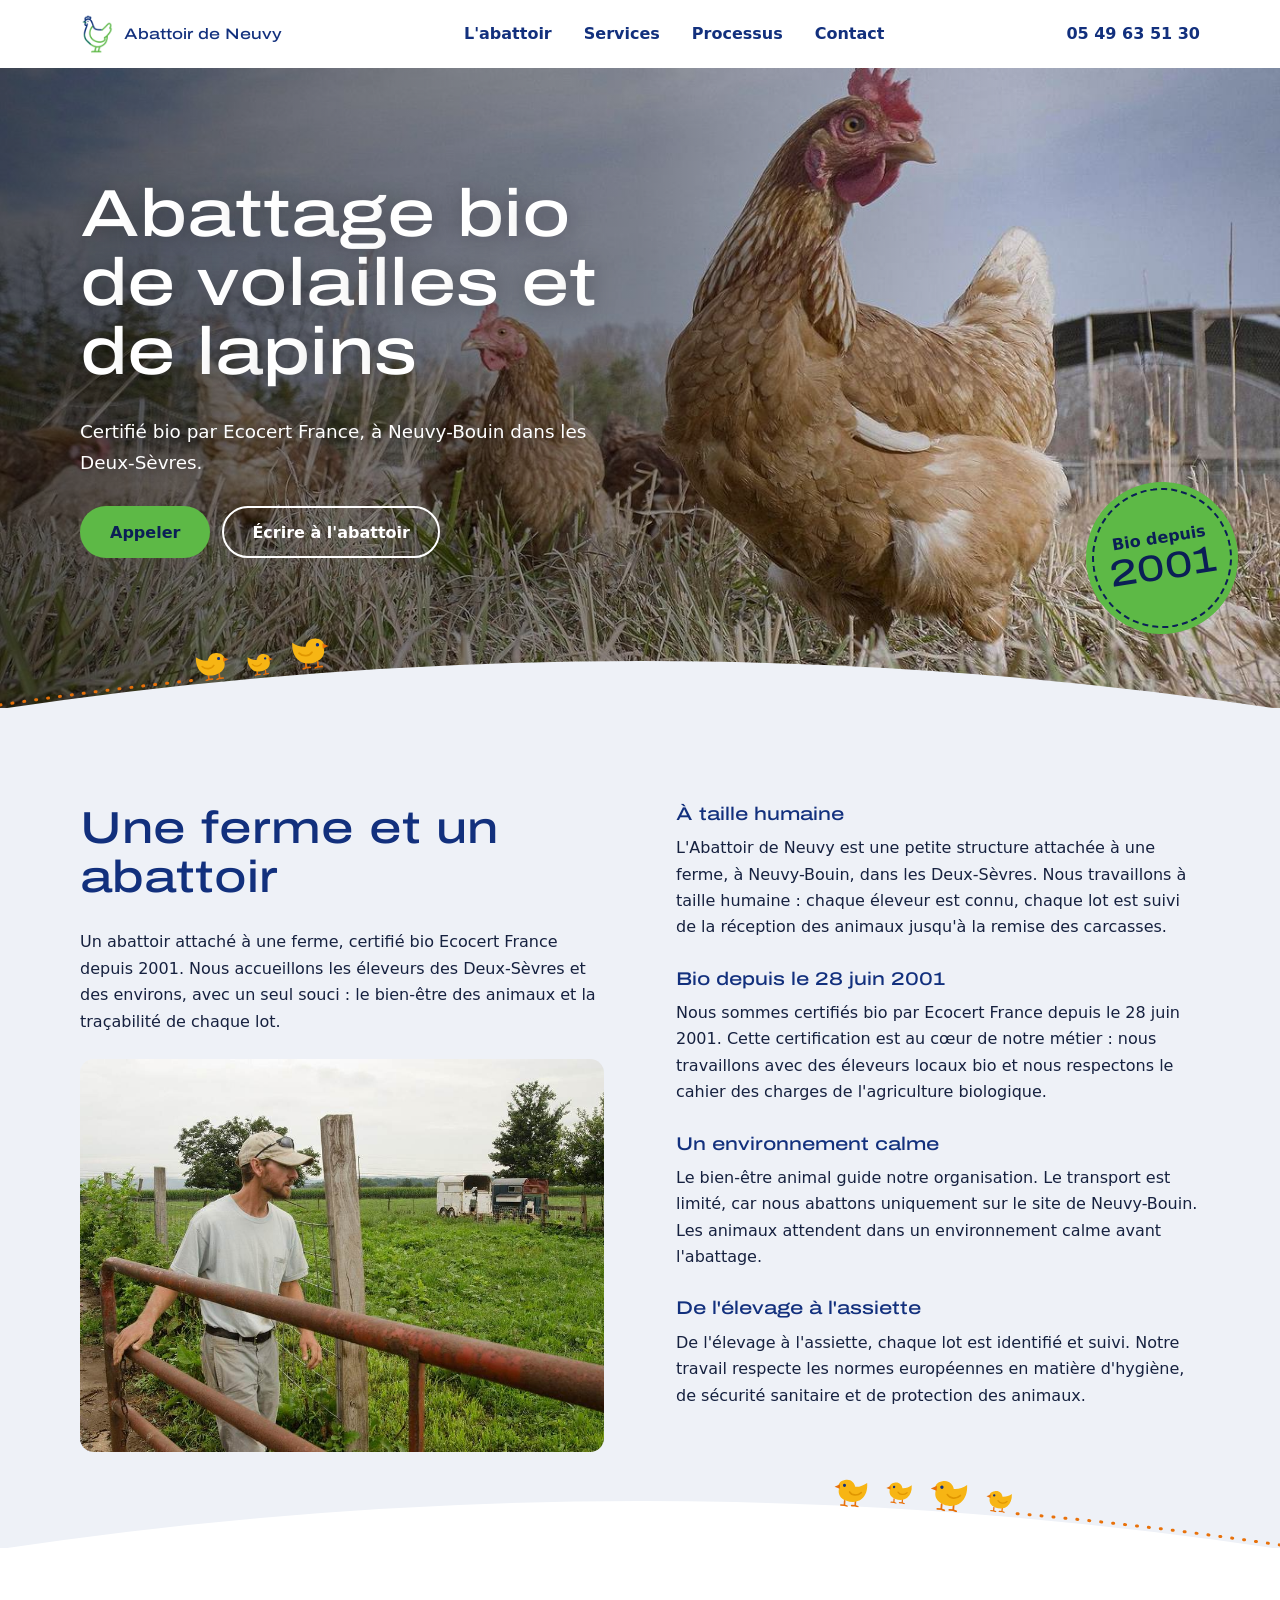
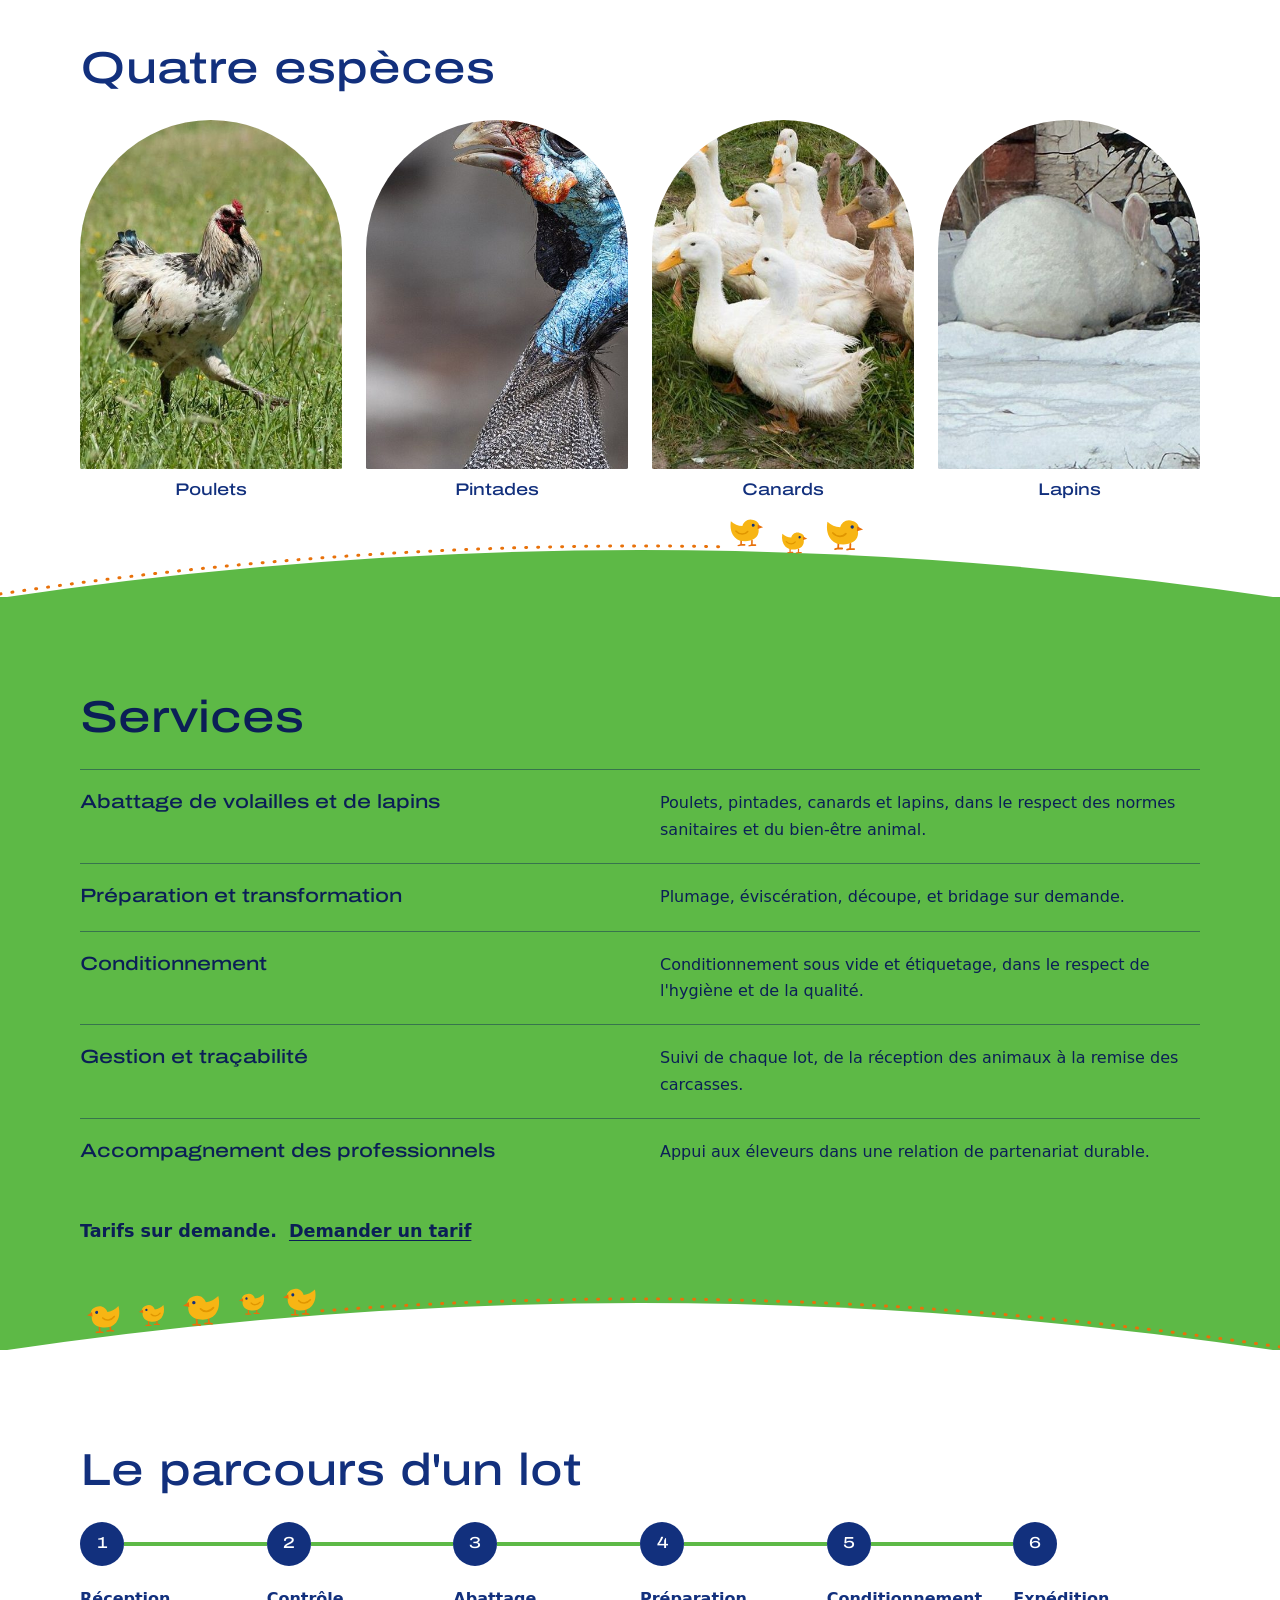
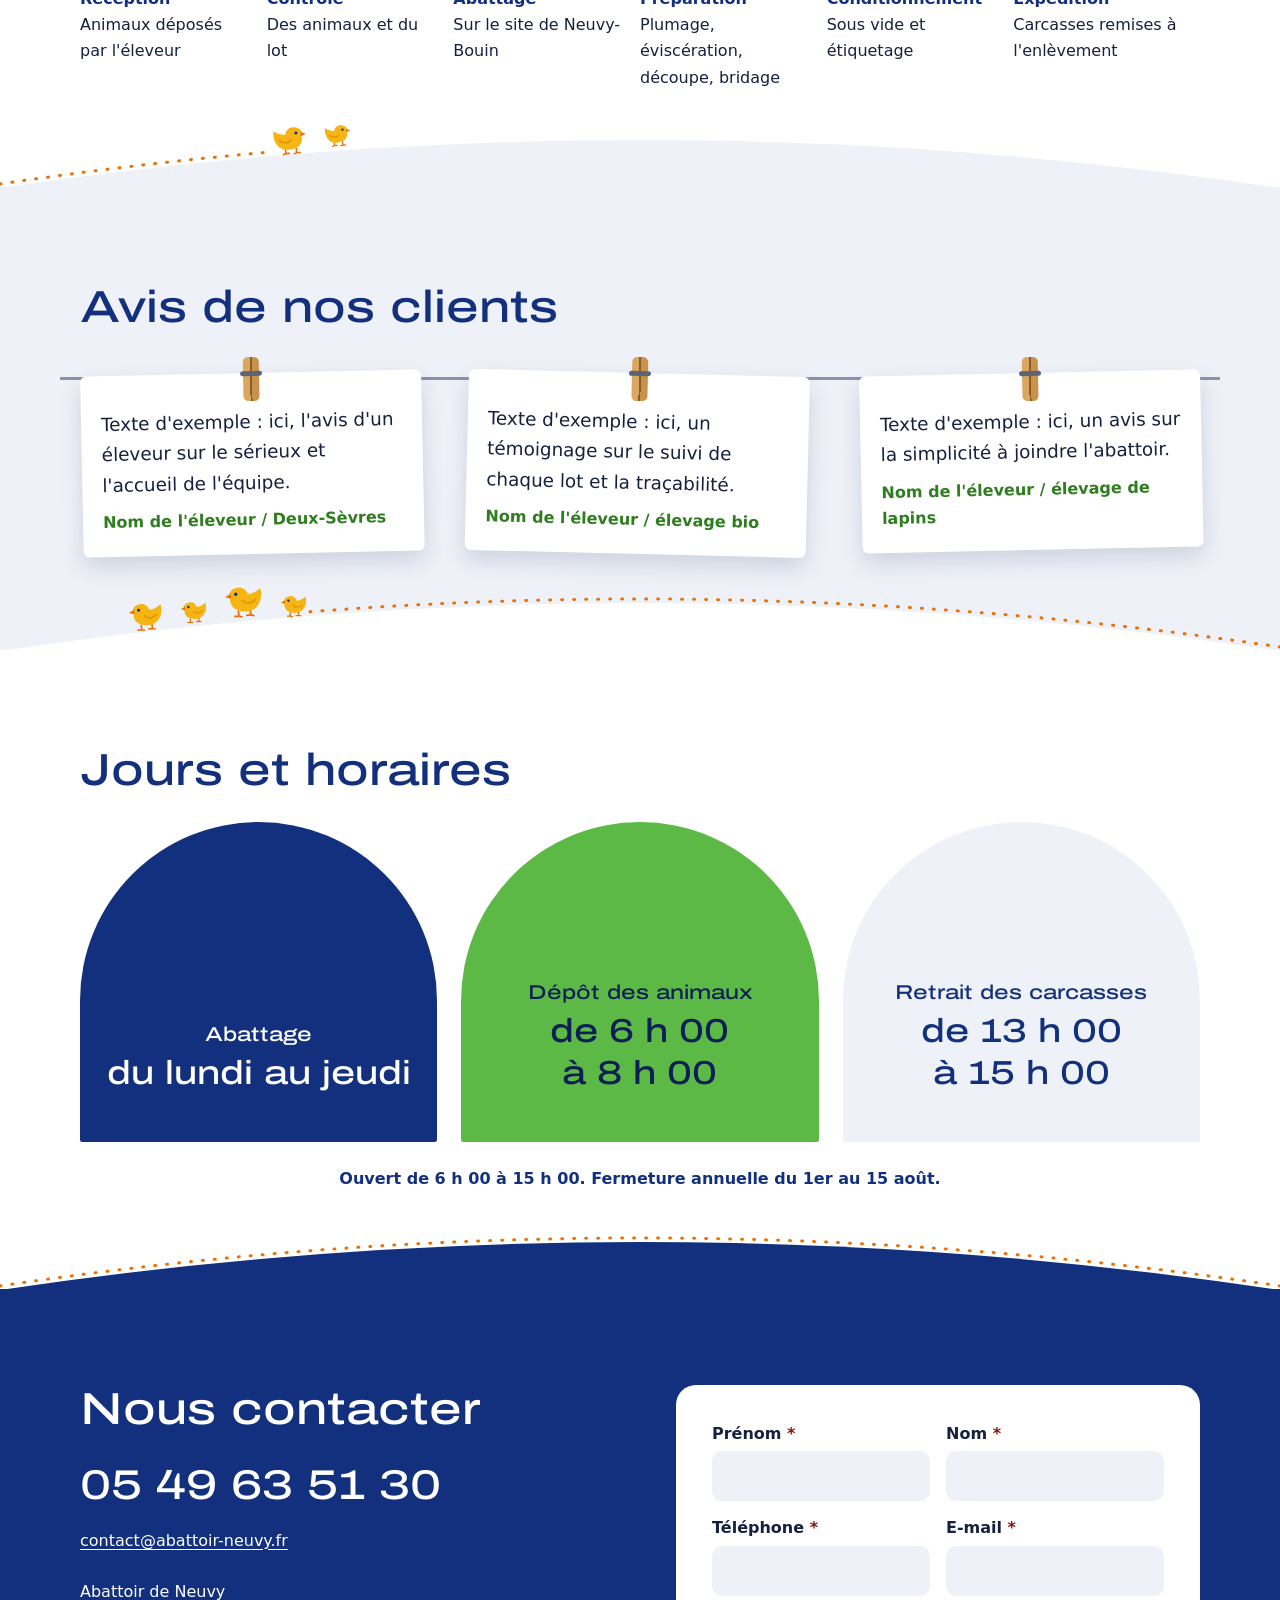
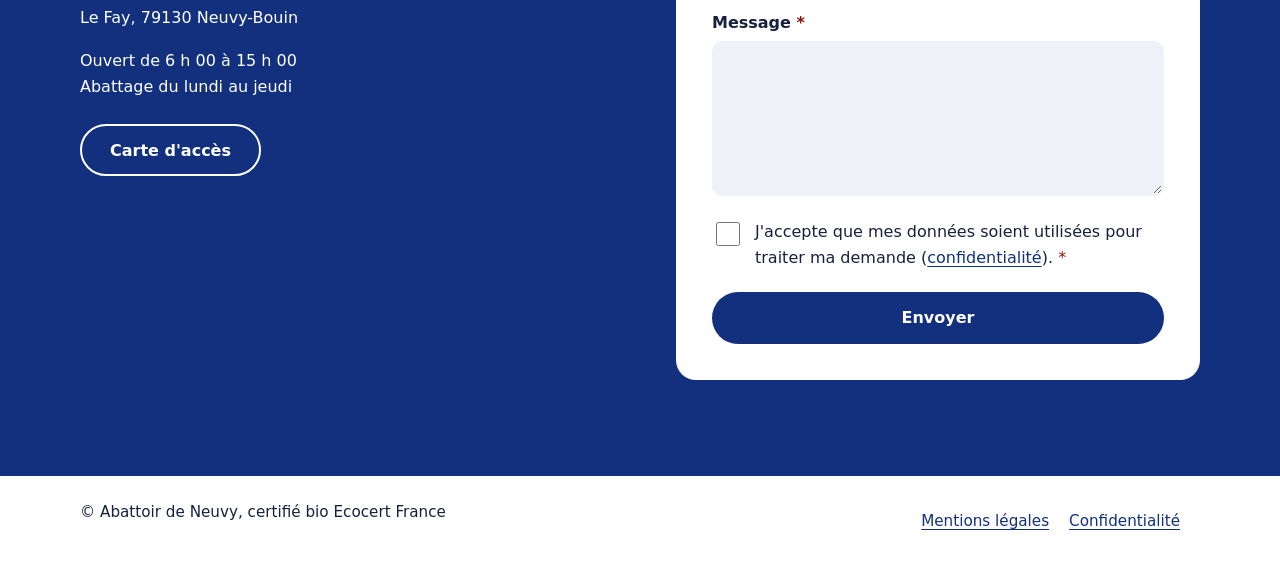
<file: onepage.html>
<!DOCTYPE html>
<html lang="fr">
<head>
<meta charset="utf-8">
<meta http-equiv="Content-Security-Policy" content="default-src 'self'; script-src 'self'; style-src 'self' 'unsafe-inline'; img-src 'self' data:; font-src 'self'; connect-src 'self' https:; object-src 'none'; base-uri 'self'; form-action 'self'">
<meta name="referrer" content="strict-origin-when-cross-origin">
<meta name="viewport" content="width=device-width, initial-scale=1">
<title>Abattoir de Neuvy, abattage bio de volailles et de lapins</title>
<meta name="description" content="Abattoir de volailles et de lapins certifié bio Ecocert France à Neuvy-Bouin (Deux-Sèvres).">
<meta name="robots" content="noindex">
<meta name="theme-color" content="#12307d">
<link rel="icon" type="image/png" href="assets/logo-poule.png">
<link rel="stylesheet" href="css/onepage.css?v=c74b5611">
<script src="js/main.js?v=c74b5611" defer></script>
<script src="js/onepage.js?v=c74b5611" defer></script>
</head>
<body>
<a class="skip" href="#main">Aller au contenu</a>
<header class="tete">
  <div class="cadre">
    <a class="marque" href="#main"><img src="assets/logo-poule.png" alt="" width="34" height="40"><span>Abattoir de Neuvy</span></a>
    <button class="menu-btn" type="button" aria-expanded="false" aria-controls="nav"><span class="sr">Menu</span><svg width="24" height="24" viewBox="0 0 24 24" fill="none" stroke="currentColor" stroke-width="2.4" stroke-linecap="round" aria-hidden="true"><path d="M4 6h16M4 12h16M4 18h16"/></svg></button>
    <nav id="nav" class="nav" aria-label="Sections de la page"><a href="#abattoir">L'abattoir</a><a href="#services">Services</a><a href="#processus">Processus</a><a href="#contact">Contact</a></nav>
    <a class="tete-tel" data-cfg-tel href="tel:+33549635130"><span data-cfg="tel">05 49 63 51 30</span></a>
  </div>
</header>

<main id="main">
<section class="ouverture">
  <img src="assets/photos/poules-prairie.jpg" width="1400" height="788" alt="Poules en plein air sur une prairie">
  <div class="cadre">
    <div class="annonce">
      <h1 data-content="accroche">Abattage bio de volailles et de lapins</h1>
      <p>Certifié bio par Ecocert France, à Neuvy-Bouin dans les Deux-Sèvres.</p>
      <div class="actions">
        <a class="bouton vert" data-cfg-tel href="tel:+33549635130">Appeler</a>
        <a class="bouton clair" href="#contact">Écrire à l'abattoir</a>
      </div>
    </div>
  </div>
  <p class="tampon" data-reveal><span>Bio depuis</span> <strong>2001</strong></p>
</section>

<div class="passage vers-brume" aria-hidden="true"><div class="piste"><svg class="colline" viewBox="0 0 100 48" preserveAspectRatio="none" focusable="false"><path d="M0 48Q50-48 100 48Z"/></svg><svg class="trace" viewBox="0 0 100 48" preserveAspectRatio="none" focusable="false"><path vector-effect="non-scaling-stroke" d="M0 48Q50-48 100 48"/></svg><div class="bande"><svg class="poussin " viewBox="0 0 40 36" aria-hidden="true" focusable="false"><path d="M13 29v5m0 0h-4m4 0l3 1M25 29v5m0 0h-4m4 0l3 1" fill="none" stroke="#e8710a" stroke-width="1.8" stroke-linecap="round"/><path d="M12 6c6-2 11 2 12 7 5 0 9-2 13-5 1 8-1 14-5 18-4 4-11 5-17 3C8 27 5 22 6 16 4 11 7 7 12 6Z" fill="#f7b514"/><path d="M18 19c3 4 9 4 13 0" fill="none" stroke="#e09600" stroke-width="1.8" stroke-linecap="round"/><path d="M7 11L1 14l6 2Z" fill="#e8710a"/><circle cx="12" cy="12" r="1.7" fill="#12307d"/></svg><svg class="poussin " viewBox="0 0 40 36" aria-hidden="true" focusable="false"><path d="M13 29v5m0 0h-4m4 0l3 1M25 29v5m0 0h-4m4 0l3 1" fill="none" stroke="#e8710a" stroke-width="1.8" stroke-linecap="round"/><path d="M12 6c6-2 11 2 12 7 5 0 9-2 13-5 1 8-1 14-5 18-4 4-11 5-17 3C8 27 5 22 6 16 4 11 7 7 12 6Z" fill="#f7b514"/><path d="M18 19c3 4 9 4 13 0" fill="none" stroke="#e09600" stroke-width="1.8" stroke-linecap="round"/><path d="M7 11L1 14l6 2Z" fill="#e8710a"/><circle cx="12" cy="12" r="1.7" fill="#12307d"/></svg><svg class="poussin " viewBox="0 0 40 36" aria-hidden="true" focusable="false"><path d="M13 29v5m0 0h-4m4 0l3 1M25 29v5m0 0h-4m4 0l3 1" fill="none" stroke="#e8710a" stroke-width="1.8" stroke-linecap="round"/><path d="M12 6c6-2 11 2 12 7 5 0 9-2 13-5 1 8-1 14-5 18-4 4-11 5-17 3C8 27 5 22 6 16 4 11 7 7 12 6Z" fill="#f7b514"/><path d="M18 19c3 4 9 4 13 0" fill="none" stroke="#e09600" stroke-width="1.8" stroke-linecap="round"/><path d="M7 11L1 14l6 2Z" fill="#e8710a"/><circle cx="12" cy="12" r="1.7" fill="#12307d"/></svg></div></div></div>
<section id="abattoir" class="abattoir">
  <div class="cadre">
    <div class="presentation">
      <h2>Une ferme et un abattoir</h2>
      <p data-content="accueil_intro">Un abattoir attaché à une ferme, certifié bio Ecocert France depuis 2001. Nous accueillons les éleveurs des Deux-Sèvres et des environs, avec un seul souci : le bien-être des animaux et la traçabilité de chaque lot.</p>
      <img src="assets/photos/eleveur-cloture.jpg" width="1000" height="662" alt="Éleveur appuyé à la clôture de sa prairie" loading="lazy">
    </div>
    <div class="chapitres"><article><h3>À taille humaine</h3><p data-content="histoire_1">L'Abattoir de Neuvy est une petite structure attachée à une ferme, à Neuvy-Bouin, dans les Deux-Sèvres. Nous travaillons à taille humaine : chaque éleveur est connu, chaque lot est suivi de la réception des animaux jusqu'à la remise des carcasses.</p></article><article><h3>Bio depuis le 28 juin 2001</h3><p data-content="histoire_2">Nous sommes certifiés bio par Ecocert France depuis le 28 juin 2001. Cette certification est au cœur de notre métier : nous travaillons avec des éleveurs locaux bio et nous respectons le cahier des charges de l'agriculture biologique.</p></article><article><h3>Un environnement calme</h3><p data-content="histoire_3">Le bien-être animal guide notre organisation. Le transport est limité, car nous abattons uniquement sur le site de Neuvy-Bouin. Les animaux attendent dans un environnement calme avant l'abattage.</p></article><article><h3>De l'élevage à l'assiette</h3><p data-content="histoire_4">De l'élevage à l'assiette, chaque lot est identifié et suivi. Notre travail respecte les normes européennes en matière d'hygiène, de sécurité sanitaire et de protection des animaux.</p></article></div>
  </div>
</section>

<div class="passage vers-blanc retour" aria-hidden="true"><div class="piste"><svg class="colline" viewBox="0 0 100 48" preserveAspectRatio="none" focusable="false"><path d="M0 48Q50-48 100 48Z"/></svg><svg class="trace" viewBox="0 0 100 48" preserveAspectRatio="none" focusable="false"><path vector-effect="non-scaling-stroke" d="M0 48Q50-48 100 48"/></svg><div class="bande"><svg class="poussin " viewBox="0 0 40 36" aria-hidden="true" focusable="false"><path d="M13 29v5m0 0h-4m4 0l3 1M25 29v5m0 0h-4m4 0l3 1" fill="none" stroke="#e8710a" stroke-width="1.8" stroke-linecap="round"/><path d="M12 6c6-2 11 2 12 7 5 0 9-2 13-5 1 8-1 14-5 18-4 4-11 5-17 3C8 27 5 22 6 16 4 11 7 7 12 6Z" fill="#f7b514"/><path d="M18 19c3 4 9 4 13 0" fill="none" stroke="#e09600" stroke-width="1.8" stroke-linecap="round"/><path d="M7 11L1 14l6 2Z" fill="#e8710a"/><circle cx="12" cy="12" r="1.7" fill="#12307d"/></svg><svg class="poussin " viewBox="0 0 40 36" aria-hidden="true" focusable="false"><path d="M13 29v5m0 0h-4m4 0l3 1M25 29v5m0 0h-4m4 0l3 1" fill="none" stroke="#e8710a" stroke-width="1.8" stroke-linecap="round"/><path d="M12 6c6-2 11 2 12 7 5 0 9-2 13-5 1 8-1 14-5 18-4 4-11 5-17 3C8 27 5 22 6 16 4 11 7 7 12 6Z" fill="#f7b514"/><path d="M18 19c3 4 9 4 13 0" fill="none" stroke="#e09600" stroke-width="1.8" stroke-linecap="round"/><path d="M7 11L1 14l6 2Z" fill="#e8710a"/><circle cx="12" cy="12" r="1.7" fill="#12307d"/></svg><svg class="poussin " viewBox="0 0 40 36" aria-hidden="true" focusable="false"><path d="M13 29v5m0 0h-4m4 0l3 1M25 29v5m0 0h-4m4 0l3 1" fill="none" stroke="#e8710a" stroke-width="1.8" stroke-linecap="round"/><path d="M12 6c6-2 11 2 12 7 5 0 9-2 13-5 1 8-1 14-5 18-4 4-11 5-17 3C8 27 5 22 6 16 4 11 7 7 12 6Z" fill="#f7b514"/><path d="M18 19c3 4 9 4 13 0" fill="none" stroke="#e09600" stroke-width="1.8" stroke-linecap="round"/><path d="M7 11L1 14l6 2Z" fill="#e8710a"/><circle cx="12" cy="12" r="1.7" fill="#12307d"/></svg><svg class="poussin " viewBox="0 0 40 36" aria-hidden="true" focusable="false"><path d="M13 29v5m0 0h-4m4 0l3 1M25 29v5m0 0h-4m4 0l3 1" fill="none" stroke="#e8710a" stroke-width="1.8" stroke-linecap="round"/><path d="M12 6c6-2 11 2 12 7 5 0 9-2 13-5 1 8-1 14-5 18-4 4-11 5-17 3C8 27 5 22 6 16 4 11 7 7 12 6Z" fill="#f7b514"/><path d="M18 19c3 4 9 4 13 0" fill="none" stroke="#e09600" stroke-width="1.8" stroke-linecap="round"/><path d="M7 11L1 14l6 2Z" fill="#e8710a"/><circle cx="12" cy="12" r="1.7" fill="#12307d"/></svg></div></div></div>
<section class="especes">
  <div class="cadre">
    <h2>Quatre espèces</h2>
    <ul data-reveal><li><img src="assets/photos/poulet.jpg" width="800" height="600" alt="Poule dans une prairie" loading="lazy"><span>Poulets</span></li><li><img src="assets/photos/pintade.jpg" width="800" height="600" alt="Pintade" loading="lazy"><span>Pintades</span></li><li><img src="assets/photos/canard.jpg" width="800" height="600" alt="Canards blancs" loading="lazy"><span>Canards</span></li><li><img src="assets/photos/lapin.jpg" width="800" height="600" alt="Lapin domestique" loading="lazy"><span>Lapins</span></li></ul>
  </div>
</section>

<div class="passage vers-vert" aria-hidden="true"><div class="piste"><svg class="colline" viewBox="0 0 100 48" preserveAspectRatio="none" focusable="false"><path d="M0 48Q50-48 100 48Z"/></svg><svg class="trace" viewBox="0 0 100 48" preserveAspectRatio="none" focusable="false"><path vector-effect="non-scaling-stroke" d="M0 48Q50-48 100 48"/></svg><div class="bande"><svg class="poussin " viewBox="0 0 40 36" aria-hidden="true" focusable="false"><path d="M13 29v5m0 0h-4m4 0l3 1M25 29v5m0 0h-4m4 0l3 1" fill="none" stroke="#e8710a" stroke-width="1.8" stroke-linecap="round"/><path d="M12 6c6-2 11 2 12 7 5 0 9-2 13-5 1 8-1 14-5 18-4 4-11 5-17 3C8 27 5 22 6 16 4 11 7 7 12 6Z" fill="#f7b514"/><path d="M18 19c3 4 9 4 13 0" fill="none" stroke="#e09600" stroke-width="1.8" stroke-linecap="round"/><path d="M7 11L1 14l6 2Z" fill="#e8710a"/><circle cx="12" cy="12" r="1.7" fill="#12307d"/></svg><svg class="poussin " viewBox="0 0 40 36" aria-hidden="true" focusable="false"><path d="M13 29v5m0 0h-4m4 0l3 1M25 29v5m0 0h-4m4 0l3 1" fill="none" stroke="#e8710a" stroke-width="1.8" stroke-linecap="round"/><path d="M12 6c6-2 11 2 12 7 5 0 9-2 13-5 1 8-1 14-5 18-4 4-11 5-17 3C8 27 5 22 6 16 4 11 7 7 12 6Z" fill="#f7b514"/><path d="M18 19c3 4 9 4 13 0" fill="none" stroke="#e09600" stroke-width="1.8" stroke-linecap="round"/><path d="M7 11L1 14l6 2Z" fill="#e8710a"/><circle cx="12" cy="12" r="1.7" fill="#12307d"/></svg><svg class="poussin " viewBox="0 0 40 36" aria-hidden="true" focusable="false"><path d="M13 29v5m0 0h-4m4 0l3 1M25 29v5m0 0h-4m4 0l3 1" fill="none" stroke="#e8710a" stroke-width="1.8" stroke-linecap="round"/><path d="M12 6c6-2 11 2 12 7 5 0 9-2 13-5 1 8-1 14-5 18-4 4-11 5-17 3C8 27 5 22 6 16 4 11 7 7 12 6Z" fill="#f7b514"/><path d="M18 19c3 4 9 4 13 0" fill="none" stroke="#e09600" stroke-width="1.8" stroke-linecap="round"/><path d="M7 11L1 14l6 2Z" fill="#e8710a"/><circle cx="12" cy="12" r="1.7" fill="#12307d"/></svg></div></div></div>
<section id="services" class="services">
  <div class="cadre">
    <h2>Services</h2>
    <dl><div><dt>Abattage de volailles et de lapins</dt><dd>Poulets, pintades, canards et lapins, dans le respect des normes sanitaires et du bien-être animal.</dd></div><div><dt>Préparation et transformation</dt><dd>Plumage, éviscération, découpe, et bridage sur demande.</dd></div><div><dt>Conditionnement</dt><dd>Conditionnement sous vide et étiquetage, dans le respect de l'hygiène et de la qualité.</dd></div><div><dt>Gestion et traçabilité</dt><dd>Suivi de chaque lot, de la réception des animaux à la remise des carcasses.</dd></div><div><dt>Accompagnement des professionnels</dt><dd>Appui aux éleveurs dans une relation de partenariat durable.</dd></div></dl>
    <p class="tarifs">Tarifs sur demande. <a href="#contact">Demander un tarif</a></p>
  </div>
</section>

<div class="passage vers-blanc retour" aria-hidden="true"><div class="piste"><svg class="colline" viewBox="0 0 100 48" preserveAspectRatio="none" focusable="false"><path d="M0 48Q50-48 100 48Z"/></svg><svg class="trace" viewBox="0 0 100 48" preserveAspectRatio="none" focusable="false"><path vector-effect="non-scaling-stroke" d="M0 48Q50-48 100 48"/></svg><div class="bande"><svg class="poussin " viewBox="0 0 40 36" aria-hidden="true" focusable="false"><path d="M13 29v5m0 0h-4m4 0l3 1M25 29v5m0 0h-4m4 0l3 1" fill="none" stroke="#e8710a" stroke-width="1.8" stroke-linecap="round"/><path d="M12 6c6-2 11 2 12 7 5 0 9-2 13-5 1 8-1 14-5 18-4 4-11 5-17 3C8 27 5 22 6 16 4 11 7 7 12 6Z" fill="#f7b514"/><path d="M18 19c3 4 9 4 13 0" fill="none" stroke="#e09600" stroke-width="1.8" stroke-linecap="round"/><path d="M7 11L1 14l6 2Z" fill="#e8710a"/><circle cx="12" cy="12" r="1.7" fill="#12307d"/></svg><svg class="poussin " viewBox="0 0 40 36" aria-hidden="true" focusable="false"><path d="M13 29v5m0 0h-4m4 0l3 1M25 29v5m0 0h-4m4 0l3 1" fill="none" stroke="#e8710a" stroke-width="1.8" stroke-linecap="round"/><path d="M12 6c6-2 11 2 12 7 5 0 9-2 13-5 1 8-1 14-5 18-4 4-11 5-17 3C8 27 5 22 6 16 4 11 7 7 12 6Z" fill="#f7b514"/><path d="M18 19c3 4 9 4 13 0" fill="none" stroke="#e09600" stroke-width="1.8" stroke-linecap="round"/><path d="M7 11L1 14l6 2Z" fill="#e8710a"/><circle cx="12" cy="12" r="1.7" fill="#12307d"/></svg><svg class="poussin " viewBox="0 0 40 36" aria-hidden="true" focusable="false"><path d="M13 29v5m0 0h-4m4 0l3 1M25 29v5m0 0h-4m4 0l3 1" fill="none" stroke="#e8710a" stroke-width="1.8" stroke-linecap="round"/><path d="M12 6c6-2 11 2 12 7 5 0 9-2 13-5 1 8-1 14-5 18-4 4-11 5-17 3C8 27 5 22 6 16 4 11 7 7 12 6Z" fill="#f7b514"/><path d="M18 19c3 4 9 4 13 0" fill="none" stroke="#e09600" stroke-width="1.8" stroke-linecap="round"/><path d="M7 11L1 14l6 2Z" fill="#e8710a"/><circle cx="12" cy="12" r="1.7" fill="#12307d"/></svg><svg class="poussin " viewBox="0 0 40 36" aria-hidden="true" focusable="false"><path d="M13 29v5m0 0h-4m4 0l3 1M25 29v5m0 0h-4m4 0l3 1" fill="none" stroke="#e8710a" stroke-width="1.8" stroke-linecap="round"/><path d="M12 6c6-2 11 2 12 7 5 0 9-2 13-5 1 8-1 14-5 18-4 4-11 5-17 3C8 27 5 22 6 16 4 11 7 7 12 6Z" fill="#f7b514"/><path d="M18 19c3 4 9 4 13 0" fill="none" stroke="#e09600" stroke-width="1.8" stroke-linecap="round"/><path d="M7 11L1 14l6 2Z" fill="#e8710a"/><circle cx="12" cy="12" r="1.7" fill="#12307d"/></svg><svg class="poussin " viewBox="0 0 40 36" aria-hidden="true" focusable="false"><path d="M13 29v5m0 0h-4m4 0l3 1M25 29v5m0 0h-4m4 0l3 1" fill="none" stroke="#e8710a" stroke-width="1.8" stroke-linecap="round"/><path d="M12 6c6-2 11 2 12 7 5 0 9-2 13-5 1 8-1 14-5 18-4 4-11 5-17 3C8 27 5 22 6 16 4 11 7 7 12 6Z" fill="#f7b514"/><path d="M18 19c3 4 9 4 13 0" fill="none" stroke="#e09600" stroke-width="1.8" stroke-linecap="round"/><path d="M7 11L1 14l6 2Z" fill="#e8710a"/><circle cx="12" cy="12" r="1.7" fill="#12307d"/></svg></div></div></div>
<section id="processus" class="processus">
  <div class="cadre">
    <h2>Le parcours d'un lot</h2>
    <ol data-reveal><li><strong>Réception</strong><span>Animaux déposés par l'éleveur</span></li><li><strong>Contrôle</strong><span>Des animaux et du lot</span></li><li><strong>Abattage</strong><span>Sur le site de Neuvy-Bouin</span></li><li><strong>Préparation</strong><span>Plumage, éviscération, découpe, bridage</span></li><li><strong>Conditionnement</strong><span>Sous vide et étiquetage</span></li><li><strong>Expédition</strong><span>Carcasses remises à l'enlèvement</span></li></ol>
  </div>
</section>

<div class="passage vers-brume" aria-hidden="true"><div class="piste"><svg class="colline" viewBox="0 0 100 48" preserveAspectRatio="none" focusable="false"><path d="M0 48Q50-48 100 48Z"/></svg><svg class="trace" viewBox="0 0 100 48" preserveAspectRatio="none" focusable="false"><path vector-effect="non-scaling-stroke" d="M0 48Q50-48 100 48"/></svg><div class="bande"><svg class="poussin " viewBox="0 0 40 36" aria-hidden="true" focusable="false"><path d="M13 29v5m0 0h-4m4 0l3 1M25 29v5m0 0h-4m4 0l3 1" fill="none" stroke="#e8710a" stroke-width="1.8" stroke-linecap="round"/><path d="M12 6c6-2 11 2 12 7 5 0 9-2 13-5 1 8-1 14-5 18-4 4-11 5-17 3C8 27 5 22 6 16 4 11 7 7 12 6Z" fill="#f7b514"/><path d="M18 19c3 4 9 4 13 0" fill="none" stroke="#e09600" stroke-width="1.8" stroke-linecap="round"/><path d="M7 11L1 14l6 2Z" fill="#e8710a"/><circle cx="12" cy="12" r="1.7" fill="#12307d"/></svg><svg class="poussin " viewBox="0 0 40 36" aria-hidden="true" focusable="false"><path d="M13 29v5m0 0h-4m4 0l3 1M25 29v5m0 0h-4m4 0l3 1" fill="none" stroke="#e8710a" stroke-width="1.8" stroke-linecap="round"/><path d="M12 6c6-2 11 2 12 7 5 0 9-2 13-5 1 8-1 14-5 18-4 4-11 5-17 3C8 27 5 22 6 16 4 11 7 7 12 6Z" fill="#f7b514"/><path d="M18 19c3 4 9 4 13 0" fill="none" stroke="#e09600" stroke-width="1.8" stroke-linecap="round"/><path d="M7 11L1 14l6 2Z" fill="#e8710a"/><circle cx="12" cy="12" r="1.7" fill="#12307d"/></svg></div></div></div>
<section class="avis">
  <div class="cadre">
    <h2>Avis de nos clients</h2>
    <ul data-avis data-reveal><li><blockquote><p>Texte d&#x27;exemple : ici, l&#x27;avis d&#x27;un éleveur sur le sérieux et l&#x27;accueil de l&#x27;équipe.</p><footer>Nom de l&#x27;éleveur / Deux-Sèvres</footer></blockquote></li><li><blockquote><p>Texte d&#x27;exemple : ici, un témoignage sur le suivi de chaque lot et la traçabilité.</p><footer>Nom de l&#x27;éleveur / élevage bio</footer></blockquote></li><li><blockquote><p>Texte d&#x27;exemple : ici, un avis sur la simplicité à joindre l&#x27;abattoir.</p><footer>Nom de l&#x27;éleveur / élevage de lapins</footer></blockquote></li></ul>
  </div>
</section>

<div class="passage vers-blanc retour" aria-hidden="true"><div class="piste"><svg class="colline" viewBox="0 0 100 48" preserveAspectRatio="none" focusable="false"><path d="M0 48Q50-48 100 48Z"/></svg><svg class="trace" viewBox="0 0 100 48" preserveAspectRatio="none" focusable="false"><path vector-effect="non-scaling-stroke" d="M0 48Q50-48 100 48"/></svg><div class="bande"><svg class="poussin " viewBox="0 0 40 36" aria-hidden="true" focusable="false"><path d="M13 29v5m0 0h-4m4 0l3 1M25 29v5m0 0h-4m4 0l3 1" fill="none" stroke="#e8710a" stroke-width="1.8" stroke-linecap="round"/><path d="M12 6c6-2 11 2 12 7 5 0 9-2 13-5 1 8-1 14-5 18-4 4-11 5-17 3C8 27 5 22 6 16 4 11 7 7 12 6Z" fill="#f7b514"/><path d="M18 19c3 4 9 4 13 0" fill="none" stroke="#e09600" stroke-width="1.8" stroke-linecap="round"/><path d="M7 11L1 14l6 2Z" fill="#e8710a"/><circle cx="12" cy="12" r="1.7" fill="#12307d"/></svg><svg class="poussin " viewBox="0 0 40 36" aria-hidden="true" focusable="false"><path d="M13 29v5m0 0h-4m4 0l3 1M25 29v5m0 0h-4m4 0l3 1" fill="none" stroke="#e8710a" stroke-width="1.8" stroke-linecap="round"/><path d="M12 6c6-2 11 2 12 7 5 0 9-2 13-5 1 8-1 14-5 18-4 4-11 5-17 3C8 27 5 22 6 16 4 11 7 7 12 6Z" fill="#f7b514"/><path d="M18 19c3 4 9 4 13 0" fill="none" stroke="#e09600" stroke-width="1.8" stroke-linecap="round"/><path d="M7 11L1 14l6 2Z" fill="#e8710a"/><circle cx="12" cy="12" r="1.7" fill="#12307d"/></svg><svg class="poussin " viewBox="0 0 40 36" aria-hidden="true" focusable="false"><path d="M13 29v5m0 0h-4m4 0l3 1M25 29v5m0 0h-4m4 0l3 1" fill="none" stroke="#e8710a" stroke-width="1.8" stroke-linecap="round"/><path d="M12 6c6-2 11 2 12 7 5 0 9-2 13-5 1 8-1 14-5 18-4 4-11 5-17 3C8 27 5 22 6 16 4 11 7 7 12 6Z" fill="#f7b514"/><path d="M18 19c3 4 9 4 13 0" fill="none" stroke="#e09600" stroke-width="1.8" stroke-linecap="round"/><path d="M7 11L1 14l6 2Z" fill="#e8710a"/><circle cx="12" cy="12" r="1.7" fill="#12307d"/></svg><svg class="poussin " viewBox="0 0 40 36" aria-hidden="true" focusable="false"><path d="M13 29v5m0 0h-4m4 0l3 1M25 29v5m0 0h-4m4 0l3 1" fill="none" stroke="#e8710a" stroke-width="1.8" stroke-linecap="round"/><path d="M12 6c6-2 11 2 12 7 5 0 9-2 13-5 1 8-1 14-5 18-4 4-11 5-17 3C8 27 5 22 6 16 4 11 7 7 12 6Z" fill="#f7b514"/><path d="M18 19c3 4 9 4 13 0" fill="none" stroke="#e09600" stroke-width="1.8" stroke-linecap="round"/><path d="M7 11L1 14l6 2Z" fill="#e8710a"/><circle cx="12" cy="12" r="1.7" fill="#12307d"/></svg></div></div></div>
<section id="horaires" class="horaires">
  <div class="cadre">
    
    <h2>Jours et horaires</h2>
    <ul class="arches" data-reveal><li class="jour"><h3>Abattage</h3><p><span data-cfg="jours">du lundi au jeudi</span></p></li><li class="depot"><h3>Dépôt des animaux</h3><p><span data-cfg="depot">de 6 h 00 à 8 h 00</span></p></li><li class="retrait"><h3>Retrait des carcasses</h3><p><span data-cfg="retrait">de 13 h 00 à 15 h 00</span></p></li></ul>
    <p class="ouvert-ferme">Ouvert <span data-cfg="ouverture">de 6 h 00 à 15 h 00</span>. Fermeture annuelle <span data-cfg="fermeture">du 1er au 15 août</span>.</p>
  </div>
</section>

<div class="passage vers-marine" aria-hidden="true"><div class="piste"><svg class="colline" viewBox="0 0 100 48" preserveAspectRatio="none" focusable="false"><path d="M0 48Q50-48 100 48Z"/></svg><svg class="trace" viewBox="0 0 100 48" preserveAspectRatio="none" focusable="false"><path vector-effect="non-scaling-stroke" d="M0 48Q50-48 100 48"/></svg><div class="bande"><svg class="poussin " viewBox="0 0 40 36" aria-hidden="true" focusable="false"><path d="M13 29v5m0 0h-4m4 0l3 1M25 29v5m0 0h-4m4 0l3 1" fill="none" stroke="#e8710a" stroke-width="1.8" stroke-linecap="round"/><path d="M12 6c6-2 11 2 12 7 5 0 9-2 13-5 1 8-1 14-5 18-4 4-11 5-17 3C8 27 5 22 6 16 4 11 7 7 12 6Z" fill="#f7b514"/><path d="M18 19c3 4 9 4 13 0" fill="none" stroke="#e09600" stroke-width="1.8" stroke-linecap="round"/><path d="M7 11L1 14l6 2Z" fill="#e8710a"/><circle cx="12" cy="12" r="1.7" fill="#12307d"/></svg><svg class="poussin " viewBox="0 0 40 36" aria-hidden="true" focusable="false"><path d="M13 29v5m0 0h-4m4 0l3 1M25 29v5m0 0h-4m4 0l3 1" fill="none" stroke="#e8710a" stroke-width="1.8" stroke-linecap="round"/><path d="M12 6c6-2 11 2 12 7 5 0 9-2 13-5 1 8-1 14-5 18-4 4-11 5-17 3C8 27 5 22 6 16 4 11 7 7 12 6Z" fill="#f7b514"/><path d="M18 19c3 4 9 4 13 0" fill="none" stroke="#e09600" stroke-width="1.8" stroke-linecap="round"/><path d="M7 11L1 14l6 2Z" fill="#e8710a"/><circle cx="12" cy="12" r="1.7" fill="#12307d"/></svg><svg class="poussin " viewBox="0 0 40 36" aria-hidden="true" focusable="false"><path d="M13 29v5m0 0h-4m4 0l3 1M25 29v5m0 0h-4m4 0l3 1" fill="none" stroke="#e8710a" stroke-width="1.8" stroke-linecap="round"/><path d="M12 6c6-2 11 2 12 7 5 0 9-2 13-5 1 8-1 14-5 18-4 4-11 5-17 3C8 27 5 22 6 16 4 11 7 7 12 6Z" fill="#f7b514"/><path d="M18 19c3 4 9 4 13 0" fill="none" stroke="#e09600" stroke-width="1.8" stroke-linecap="round"/><path d="M7 11L1 14l6 2Z" fill="#e8710a"/><circle cx="12" cy="12" r="1.7" fill="#12307d"/></svg></div></div></div>
<section id="contact" class="contact">
  <div class="cadre">
    <div class="venir">
      <h2>Nous contacter</h2>
      <p class="grand-tel"><a data-cfg-tel href="tel:+33549635130"><span data-cfg="tel">05 49 63 51 30</span></a></p>
      <p><a data-cfg-mail href="mailto:contact@abattoir-neuvy.fr">contact@abattoir-neuvy.fr</a></p>
      <p>Abattoir de Neuvy<br><span data-cfg="adresse">Le Fay, 79130 Neuvy-Bouin</span></p>
      <p>Ouvert <span data-cfg="ouverture">de 6 h 00 à 15 h 00</span><br>Abattage <span data-cfg="jours">du lundi au jeudi</span></p>
      <a class="bouton clair" href="https://www.google.com/maps/search/?api=1&amp;query=Abattoir+de+Neuvy%2C+Le+Fay%2C+79130+Neuvy-Bouin" rel="noopener" target="_blank">Carte d'accès<span class="sr"> (nouvelle fenêtre)</span></a>
    </div>
    <div class="ecrire">
      <div id="erreur-envoi" class="resume" role="alert" tabindex="-1" hidden>
        <strong>Votre message n'a pas pu être envoyé.</strong>
        Appelez-nous au <a data-cfg-tel href="tel:+33549635130"><span data-cfg="tel">05 49 63 51 30</span></a>.
      </div>
      <div id="confirmation" role="status" tabindex="-1" hidden>
        <h3>Merci !</h3>
        <p><strong>Votre message est bien reçu. Nous vous rappelons sous <span data-cfg="delai">48 h ouvrées</span>.</strong></p>
        <p>Un e-mail d'accusé de réception vous a été envoyé.</p>
      </div>
      <form id="form-contact" novalidate>
        <div id="resume-erreurs" class="resume" role="alert" tabindex="-1" hidden></div>
        <div class="duo"><div class="field"><label for="prenom">Prénom <span class="req" aria-hidden="true">*</span></label><input type="text" id="prenom" name="prenom" autocomplete="given-name"  aria-required="true" aria-describedby="err-prenom"><div class="field-error" id="err-prenom" role="status"></div></div><div class="field"><label for="nom">Nom <span class="req" aria-hidden="true">*</span></label><input type="text" id="nom" name="nom" autocomplete="family-name"  aria-required="true" aria-describedby="err-nom"><div class="field-error" id="err-nom" role="status"></div></div></div>
        <div class="duo"><div class="field"><label for="telephone">Téléphone <span class="req" aria-hidden="true">*</span></label><input type="tel" id="telephone" name="telephone" autocomplete="tel" inputmode="tel" aria-required="true" aria-describedby="err-telephone"><div class="field-error" id="err-telephone" role="status"></div></div><div class="field"><label for="email">E-mail <span class="req" aria-hidden="true">*</span></label><input type="email" id="email" name="email" autocomplete="email" inputmode="email" aria-required="true" aria-describedby="err-email"><div class="field-error" id="err-email" role="status"></div></div></div>
        <div class="field">
          <label for="message">Message <span class="req" aria-hidden="true">*</span></label>
          <textarea id="message" name="message" rows="5" maxlength="2000" aria-required="true" aria-describedby="err-message"></textarea>
          <div class="field-error" id="err-message" role="status"></div>
        </div>
        <div class="hp" aria-hidden="true"><label for="site_web">Ne pas remplir</label><input type="text" id="site_web" name="site_web" tabindex="-1" autocomplete="off"></div>
        <label class="consentement" for="consentement">
          <input type="checkbox" id="consentement" name="consentement" aria-describedby="err-consentement">
          <span>J'accepte que mes données soient utilisées pour traiter ma demande (<a href="confidentialite.html">confidentialité</a>). <span class="req" aria-hidden="true">*</span></span>
        </label>
        <div class="field-error" id="err-consentement" role="status"></div>
        <button class="bouton plein" type="submit">Envoyer</button>
      </form>
    </div>
  </div>
</section>
</main>

<footer class="pied">
  <div class="cadre">
    <p>© Abattoir de Neuvy, certifié bio Ecocert France</p>
    <p><a href="mentions-legales.html">Mentions légales</a><a href="confidentialite.html">Confidentialité</a></p>
  </div>
</footer>
<a class="barre-appel" data-cfg-tel href="tel:+33549635130"><svg width="22" height="22" viewBox="0 0 24 24" fill="currentColor" aria-hidden="true"><path d="M6.6 10.8a15 15 0 0 0 6.6 6.6l2.2-2.2a1 1 0 0 1 1-.25 11 11 0 0 0 3.5.56 1 1 0 0 1 1 1V20a1 1 0 0 1-1 1A17 17 0 0 1 3 4a1 1 0 0 1 1-1h3.5a1 1 0 0 1 1 1c0 1.2.2 2.4.57 3.5a1 1 0 0 1-.25 1z"/></svg><span>Appeler le <span data-cfg="tel">05 49 63 51 30</span></span></a>
<script type="application/ld+json">{"@context": "https://schema.org", "@type": "LocalBusiness", "@id": "https://nelreli.github.io/Abattoir_Neuvy/#abattoir", "name": "Abattoir de Neuvy", "description": "Abattoir de volailles et de lapins certifié bio Ecocert France, Deux-Sèvres.", "url": "https://nelreli.github.io/Abattoir_Neuvy/", "logo": "https://nelreli.github.io/Abattoir_Neuvy/assets/logo-complet.png", "image": "https://nelreli.github.io/Abattoir_Neuvy/assets/photos/poules-prairie.jpg", "telephone": "+33549635130", "email": "contact@abattoir-neuvy.fr", "address": {"@type": "PostalAddress", "streetAddress": "Le Fay", "postalCode": "79130", "addressLocality": "Neuvy-Bouin", "addressRegion": "Deux-Sèvres", "addressCountry": "FR"}, "openingHoursSpecification": {"@type": "OpeningHoursSpecification", "dayOfWeek": ["Monday", "Tuesday", "Wednesday", "Thursday"], "opens": "06:00", "closes": "15:00"}, "knowsAbout": ["Abattage de poulets", "Abattage de pintades", "Abattage de canards", "Abattage de lapins", "Agriculture biologique"], "hasOfferCatalog": {"@type": "OfferCatalog", "name": "Prestations", "itemListElement": [{"@type": "Offer", "itemOffered": {"@type": "Service", "name": "Abattage de volailles et de lapins"}}, {"@type": "Offer", "itemOffered": {"@type": "Service", "name": "Préparation et transformation"}}, {"@type": "Offer", "itemOffered": {"@type": "Service", "name": "Conditionnement sous vide et étiquetage"}}, {"@type": "Offer", "itemOffered": {"@type": "Service", "name": "Gestion et traçabilité"}}, {"@type": "Offer", "itemOffered": {"@type": "Service", "name": "Accompagnement des professionnels"}}]}}</script>
</body>
</html>
</file>
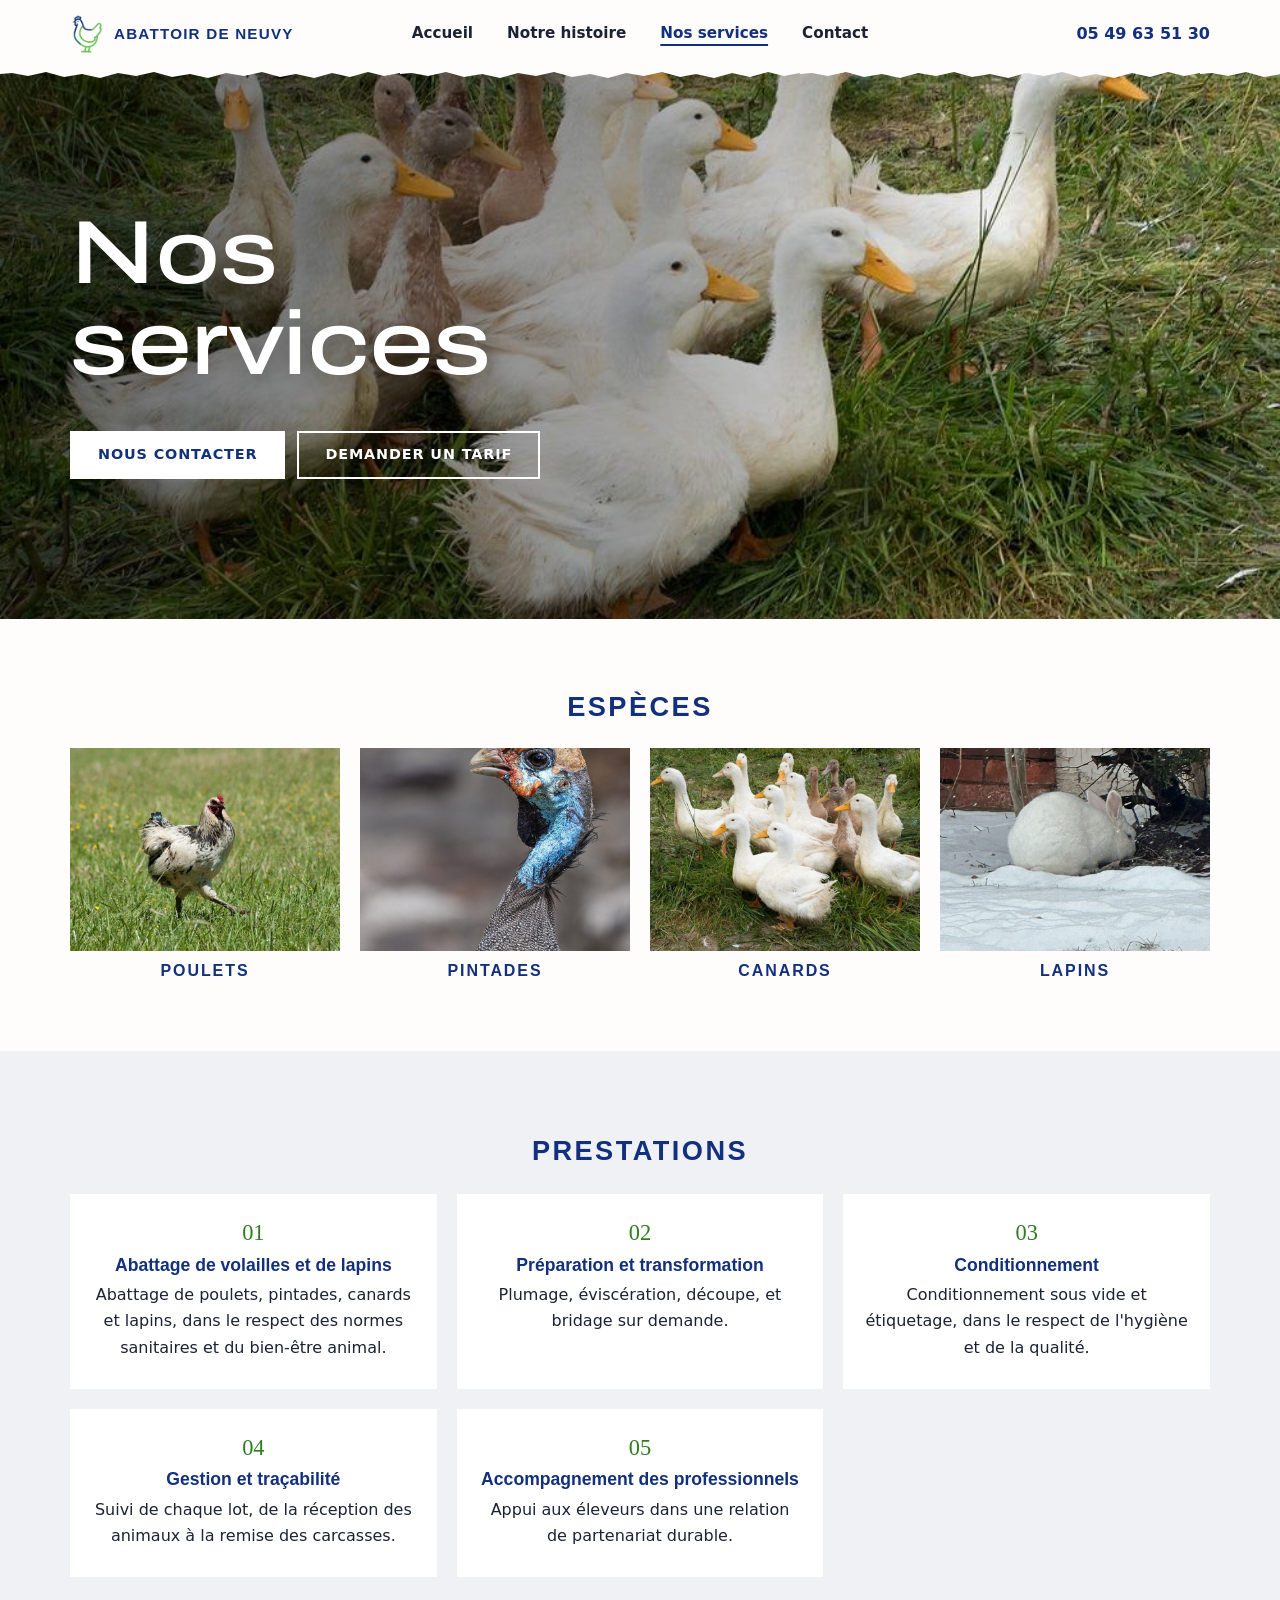
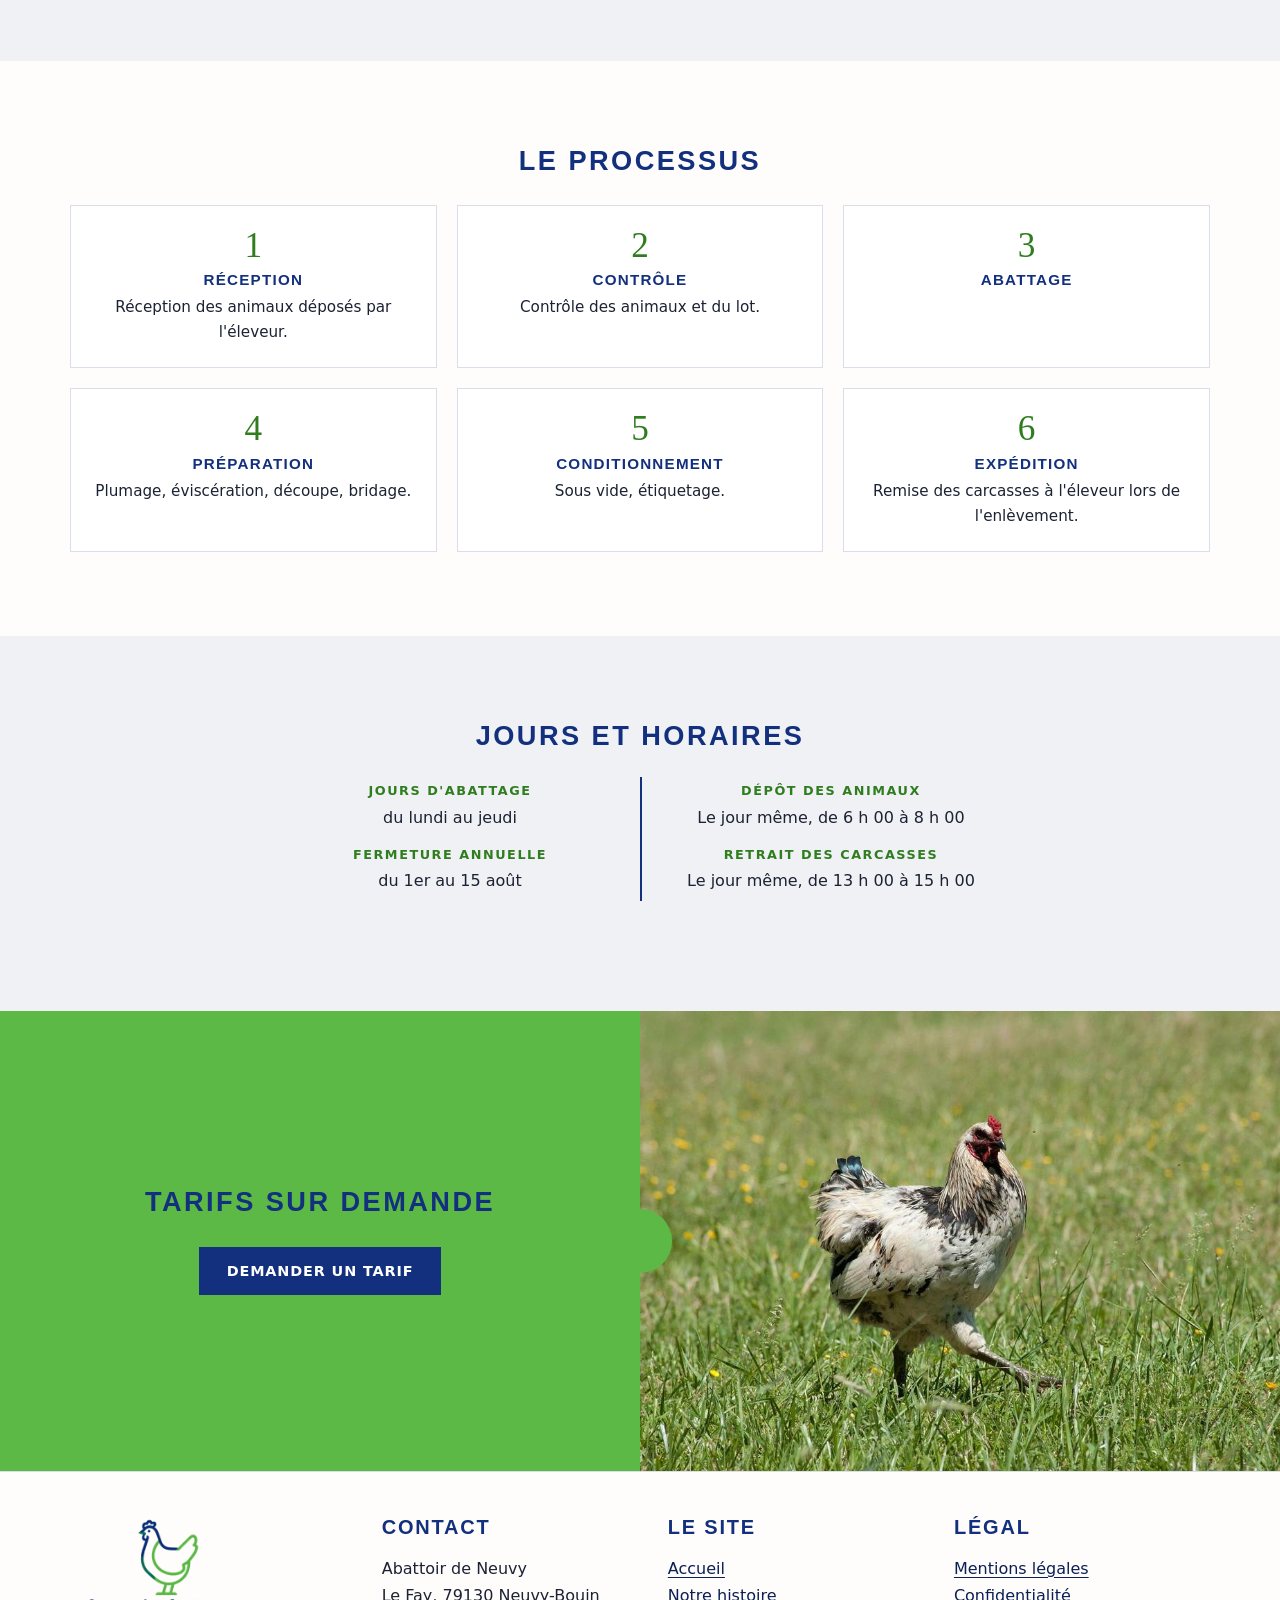
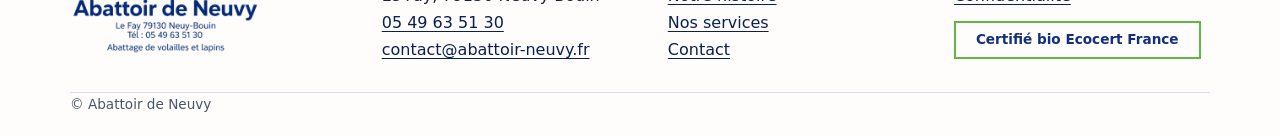
<file: services.html>
<!DOCTYPE html>
<html lang="fr">
<head>
<meta charset="utf-8">
<meta http-equiv="Content-Security-Policy" content="default-src 'self'; script-src 'self'; style-src 'self' 'unsafe-inline'; img-src 'self' data:; font-src 'self'; connect-src 'self' https:; object-src 'none'; base-uri 'self'; form-action 'self'">
<meta name="referrer" content="strict-origin-when-cross-origin">
<meta name="viewport" content="width=device-width, initial-scale=1">
<title>Services d'abattage de volailles et lapins | Abattoir de Neuvy</title>
<meta name="description" content="Abattage, plumage, éviscération, découpe, conditionnement sous vide et étiquetage de volailles et lapins bio. Tarifs sur demande.">
<link rel="canonical" href="https://nelreli.github.io/Abattoir_Neuvy/services.html">
<meta property="og:type" content="website">
<meta property="og:locale" content="fr_FR">
<meta property="og:site_name" content="Abattoir de Neuvy">
<meta property="og:title" content="Services d'abattage de volailles et lapins | Abattoir de Neuvy">
<meta property="og:description" content="Abattage, plumage, éviscération, découpe, conditionnement sous vide et étiquetage de volailles et lapins bio. Tarifs sur demande.">
<meta property="og:url" content="https://nelreli.github.io/Abattoir_Neuvy/services.html">
<meta property="og:image" content="https://nelreli.github.io/Abattoir_Neuvy/assets/photos/poules-prairie.jpg">
<meta name="twitter:card" content="summary_large_image">
<meta name="theme-color" content="#fefdfb">
<link rel="icon" type="image/png" href="assets/logo-poule.png">
<link rel="stylesheet" href="css/style.css?v=fe90a8e7">
<script src="js/main.js?v=fe90a8e7" defer></script>
</head>
<body>
<a class="skip" href="#main">Aller au contenu</a>
<header class="site-header">
  <div class="wrap bar">
    <a class="brand" href="index.html"><img src="assets/logo-poule.png" alt="" width="34" height="40"><span>Abattoir de Neuvy</span></a>
    <button class="menu-btn" type="button" aria-expanded="false" aria-controls="nav"><span class="sr">Menu</span><svg width="24" height="24" viewBox="0 0 24 24" fill="none" stroke="currentColor" stroke-width="2.4" stroke-linecap="round" aria-hidden="true"><path d="M4 6h16M4 12h16M4 18h16"/></svg></button>
    <nav id="nav" class="nav" aria-label="Navigation principale"><a href="index.html">Accueil</a><a href="histoire.html">Notre histoire</a><a href="services.html" aria-current="page">Nos services</a><a href="contact.html">Contact</a></nav>
    <a class="head-tel" data-cfg-tel href="tel:+33549635130"><span data-cfg="tel">05 49 63 51 30</span></a>
  </div>
</header>
<main id="main">

<section class="hero-img small">
  <img src="assets/photos/canards.jpg" width="1000" height="597" alt="">
  <div class="wrap">
    <h1 >Nos <br>services</h1>
    <div class="btn-row"><a class="btn btn-white" href="contact.html#formulaire">Nous contacter</a><a class="btn btn-line" href="contact.html#formulaire">Demander un tarif</a></div>
  </div>
</section>

<section class="center">
  <div class="wrap">
    <h2>Espèces</h2>
    <ul class="especes-row">
      <li><img src="assets/photos/poulet.jpg" width="800" height="600" alt="Poule dans une prairie" loading="lazy"><span>Poulets</span></li><li><img src="assets/photos/pintade.jpg" width="800" height="600" alt="Pintade" loading="lazy"><span>Pintades</span></li><li><img src="assets/photos/canard.jpg" width="800" height="600" alt="Canards blancs" loading="lazy"><span>Canards</span></li><li><img src="assets/photos/lapin.jpg" width="800" height="600" alt="Lapin domestique" loading="lazy"><span>Lapins</span></li>
    </ul>
  </div>
</section>

<section class="band center">
  <div class="wrap">
    <h2>Prestations</h2>
    <ul class="cols c3">
      <li><span class="num">01</span><h3>Abattage de volailles et de lapins</h3><p>Abattage de poulets, pintades, canards et lapins, dans le respect des normes sanitaires et du bien-être animal.</p></li>
      <li><span class="num">02</span><h3>Préparation et transformation</h3><p>Plumage, éviscération, découpe, et bridage sur demande.</p></li>
      <li><span class="num">03</span><h3>Conditionnement</h3><p>Conditionnement sous vide et étiquetage, dans le respect de l'hygiène et de la qualité.</p></li>
      <li><span class="num">04</span><h3>Gestion et traçabilité</h3><p>Suivi de chaque lot, de la réception des animaux à la remise des carcasses.</p></li>
      <li><span class="num">05</span><h3>Accompagnement des professionnels</h3><p>Appui aux éleveurs dans une relation de partenariat durable.</p></li>
    </ul>
  </div>
</section>

<section class="center">
  <div class="wrap">
    <h2>Le processus</h2>
    <ol class="process">
      <li><span class="n">1</span><strong>Réception</strong><p>Réception des animaux déposés par l'éleveur.</p></li>
      <li><span class="n">2</span><strong>Contrôle</strong><p>Contrôle des animaux et du lot.</p></li>
      <li><span class="n">3</span><strong>Abattage</strong></li>
      <li><span class="n">4</span><strong>Préparation</strong><p>Plumage, éviscération, découpe, bridage.</p></li>
      <li><span class="n">5</span><strong>Conditionnement</strong><p>Sous vide, étiquetage.</p></li>
      <li><span class="n">6</span><strong>Expédition</strong><p>Remise des carcasses à l'éleveur lors de l'enlèvement.</p></li>
    </ol>
  </div>
</section>

<section class="band visit">
  <div class="wrap">
    <h2>Jours et horaires</h2>
    <div class="visit-cols">
      <p><strong>Jours d'abattage</strong><span data-cfg="jours">du lundi au jeudi</span><strong>Fermeture annuelle</strong><span data-cfg="fermeture">du 1er au 15 août</span></p>
      <p><strong>Dépôt des animaux</strong>Le jour même, <span data-cfg="depot">de 6 h 00 à 8 h 00</span><strong>Retrait des carcasses</strong>Le jour même, <span data-cfg="retrait">de 13 h 00 à 15 h 00</span></p>
    </div>
  </div>
</section>

<section class="story" style="padding:0">
  <div class="story-panel">
    <h2>Tarifs sur demande</h2>
    <div class="btn-row center">
      <a class="btn btn-primary" href="contact.html#formulaire">Demander un tarif</a>
    </div>
  </div>
  <div class="story-photo"><img src="assets/photos/poule-herbe.jpg" width="1000" height="664" alt="Poule marchant dans une prairie fleurie" loading="lazy"></div>
</section>
</main>
<footer class="site-footer">
  <div class="wrap">
    <div class="foot-grid">
      <p class="foot-logo"><img src="assets/logo-complet.png" width="450" height="328" alt="Logo Abattoir de Neuvy : une poule au trait bleu marine et vert" loading="lazy"></p>
      <div>
        <h2>Contact</h2>
        <p>Abattoir de Neuvy<br><span data-cfg="adresse">Le Fay, 79130 Neuvy-Bouin</span><br><a data-cfg-tel href="tel:+33549635130"><span data-cfg="tel">05 49 63 51 30</span></a><br><a data-cfg-mail href="mailto:contact@abattoir-neuvy.fr">contact@abattoir-neuvy.fr</a></p>
      </div>
      <div>
        <h2>Le site</h2>
        <ul><li><a href="index.html">Accueil</a></li><li><a href="histoire.html">Notre histoire</a></li><li><a href="services.html">Nos services</a></li><li><a href="contact.html">Contact</a></li></ul>
      </div>
      <div>
        <h2>Légal</h2>
        <ul>
          <li><a href="mentions-legales.html">Mentions légales</a></li>
          <li><a href="confidentialite.html">Confidentialité</a></li>
        </ul>
        <p class="foot-bio">Certifié bio Ecocert France</p>
      </div>
    </div>
    <p class="copy">© Abattoir de Neuvy</p>
  </div>
</footer>
<a class="callbar" data-cfg-tel href="tel:+33549635130"><svg width="22" height="22" viewBox="0 0 24 24" fill="currentColor" aria-hidden="true"><path d="M6.6 10.8a15 15 0 0 0 6.6 6.6l2.2-2.2a1 1 0 0 1 1-.25 11 11 0 0 0 3.5.56 1 1 0 0 1 1 1V20a1 1 0 0 1-1 1A17 17 0 0 1 3 4a1 1 0 0 1 1-1h3.5a1 1 0 0 1 1 1c0 1.2.2 2.4.57 3.5a1 1 0 0 1-.25 1z"/></svg><span>Appeler le <span data-cfg="tel">05 49 63 51 30</span></span></a>
</body>
</html>
</file>
<file: css/style.css>
/* Abattoir de Neuvy - mobile first (360 px), puis tablette et ordinateur.
   Composition inspiree d'un modele "ferme" : grand titre sur photo, panneaux colores,
   titres en capitales, signatures manuscrites. Couleurs : bleu marine et vert du logo. */
:root {
  --paper: #fefdfb;
  --paper-2: #f0f1f4;
  --navy: #12307d;
  --navy-dark: #0b1f56;
  --green: #5db946;
  --green-dark: #2f7d1f;
  --panel: #5db946;
  --ink: #1b2233;
  --muted: #4b5568;
  --line: #d9deea;
  --danger: #b3261e;
  --err: #6e0f0a;
  --tap: 48px;
  --display: "Arial", system-ui, -apple-system, "Segoe UI", Roboto, sans-serif;
  --sans: system-ui, -apple-system, "Segoe UI", Roboto, Arial, sans-serif;
  --script: "Segoe Script", "Bradley Hand", "Brush Script MT", "Snell Roundhand", cursive;
}

*, *::before, *::after { box-sizing: border-box; }
html { scroll-behavior: smooth; -webkit-text-size-adjust: 100%; }
body { margin: 0; font: 400 1rem/1.65 var(--sans); color: var(--ink); background: var(--paper); padding-bottom: 76px; }
img, svg { max-width: 100%; height: auto; }
a { color: var(--navy); text-underline-offset: 3px; }
a:hover { color: var(--green-dark); }
:focus-visible { outline: 3px solid var(--navy); outline-offset: 3px; }
.sr { position: absolute; width: 1px; height: 1px; overflow: hidden; clip: rect(0 0 0 0); white-space: nowrap; }
.skip { position: absolute; left: -999px; top: 8px; background: var(--navy); color: #fff; padding: 12px 16px; z-index: 100; }
.skip:focus { left: 8px; }
.wrap { width: 100%; max-width: 1180px; margin: 0 auto; padding: 0 20px; }

h1, h2, h3 { font-family: var(--display); color: var(--navy); line-height: 1.15; margin: 0 0 .6em; }
h2, h1.titre-section { font-size: 1.45rem; font-weight: 700; text-transform: uppercase; letter-spacing: .09em; }
h3 { font-size: 1.1rem; font-weight: 700; }
p { margin: 0 0 1em; }
.center { text-align: center; }
.script { font: 400 1.25rem/1.3 var(--script); color: var(--navy); margin: 0 0 1em; }

/* En-tete : bord de papier dechire */
.site-header { position: sticky; top: 0; z-index: 50; background: var(--paper); }
.site-header::after { content: ""; position: absolute; left: 0; right: 0; top: 100%; height: 12px; pointer-events: none;
  background: url("data:image/svg+xml,%3Csvg xmlns='http://www.w3.org/2000/svg' viewBox='0 0 400 12' preserveAspectRatio='none'%3E%3Cpath fill='%23fefdfb' d='M0 0H400V5L384 8 368 4 350 9 332 5 314 10 296 6 280 9 262 4 244 8 226 5 208 10 190 6 172 9 154 4 136 8 118 5 100 10 82 6 64 9 46 4 28 8 12 5 0 6Z'/%3E%3C/svg%3E") repeat-x left top / 400px 12px; }
.bar { display: flex; align-items: center; justify-content: space-between; min-height: 68px; gap: 16px; }
.brand { display: flex; align-items: center; gap: 10px; text-decoration: none; color: var(--navy); font: 700 .95rem/1.1 var(--display); text-transform: uppercase; letter-spacing: .08em; }
.brand img { display: block; width: 34px; height: auto; }
.menu-btn { min-width: var(--tap); min-height: var(--tap); border: 2px solid var(--navy); background: transparent; color: var(--navy); cursor: pointer; display: inline-flex; align-items: center; justify-content: center; }
.nav { display: none; position: absolute; left: 0; right: 0; top: 100%; background: var(--paper); padding: 8px 20px 18px; margin-top: 12px; }
.nav.open { display: block; }
.nav a { display: flex; align-items: center; min-height: var(--tap); text-decoration: none; color: var(--ink); font-weight: 600; border-bottom: 1px solid var(--line); }
.nav a[aria-current="page"] { color: var(--navy); text-decoration: underline; text-decoration-thickness: 2px; text-underline-offset: 6px; }
.nav a:hover { color: var(--green-dark); }
.head-tel { display: none; }

/* Boutons rectangulaires */
.btn { display: inline-flex; align-items: center; justify-content: center; min-height: var(--tap); padding: 0 26px; border-radius: 0; font: 700 .9rem/1.1 var(--sans); letter-spacing: .06em; text-transform: uppercase; text-decoration: none; border: 2px solid var(--navy); cursor: pointer; text-align: center; }
.btn-primary { background: var(--navy); color: #fff; }
.btn-primary:hover { background: var(--navy-dark); color: #fff; }
.btn-ghost { background: transparent; color: var(--navy); }
.btn-ghost:hover { background: var(--navy); color: #fff; }
.btn-white { background: #fff; border-color: #fff; color: var(--navy); }
.btn-white:hover { background: transparent; color: #fff; }
.btn-line { background: transparent; border-color: #fff; color: #fff; }
.btn-line:hover { background: #fff; color: var(--navy); }
.btn-row { display: flex; flex-wrap: wrap; gap: 12px; margin-top: 22px; }
.btn-row .btn { flex: 1 1 100%; }
.center .btn-row, .btn-row.center { justify-content: center; }

.callbar { position: fixed; left: 12px; right: 12px; bottom: 12px; z-index: 60; min-height: 54px; display: flex; align-items: center; justify-content: center; gap: 10px; background: var(--green); color: var(--navy-dark); text-decoration: none; font-weight: 800; border: 2px solid var(--navy-dark); box-shadow: 4px 4px 0 var(--navy-dark); }
.callbar:hover { color: var(--navy-dark); background: #7fcf6a; }

/* Grand titre sur photo */
.hero-img { position: relative; display: flex; align-items: flex-end; min-height: 520px; color: #fff; background: #3b4a3a; margin: 0 0 44px; }
.hero-img > img { position: absolute; inset: 0; width: 100%; height: 100%; object-fit: cover; transform: scaleX(-1); }
.hero-img::after { content: ""; position: absolute; inset: 0; background: linear-gradient(to top, rgba(0, 0, 0, .38), rgba(0, 0, 0, 0) 55%); }
.hero-img .wrap { position: relative; z-index: 2; padding-bottom: 48px; padding-top: 90px; text-align: left; }
.hero-img h1 { text-shadow: 0 2px 24px rgba(0, 0, 0, .35); color: #fff; font-weight: 400; text-transform: none; letter-spacing: .01em; font-size: clamp(2.9rem, 13vw, 4.6rem); line-height: 1.02; margin: 0 0 .45em; max-width: 6.2em; }
.hero-img.small { min-height: 360px; }
.hero-img.small h1 { font-size: clamp(2.4rem, 10vw, 3.8rem); }
.hero-img .btn-row { margin-top: 8px; }

.stamp { width: 104px; height: 104px; transform: rotate(-8deg); display: block; }
.stamp svg { width: 100%; height: 100%; display: block; }

/* Trois panneaux */
.trio { display: grid; }
.tile { position: relative; min-height: 340px; display: grid; place-items: center; padding: 28px 20px; text-align: center; overflow: hidden; }
.tile > img { position: absolute; inset: 0; width: 100%; height: 100%; object-fit: cover; }
.tile .label { position: relative; background: #fff; padding: 40px 12px; width: 240px; max-width: 90%; text-align: center; box-sizing: border-box; height: 170px; display: flex; flex-direction: column; justify-content: center; }
.tile .label h2 { text-transform: capitalize; letter-spacing: .05em; white-space: nowrap; margin-bottom: .5em; line-height: 1.2; font-size: 1.25rem; }
.tile-panel { background: var(--panel); }
.tile-panel .stamp { margin: 0 auto 10px; }
.tile-panel h2 { text-transform: uppercase; letter-spacing: .09em; font-size: 1.4rem; margin-bottom: .4em; }
.tile-panel p { margin: 0 auto 1em; max-width: 18em; color: var(--navy-dark); }

/* Sections */
section { padding: 56px 0; }
.band { background: var(--paper-2); }
.intro { text-align: center; }
.intro .icon, .visit .icon { display: block; margin: 0 auto 14px; width: 58px; height: auto; }
.intro p { max-width: 46em; margin-left: auto; margin-right: auto; font-size: 1.1rem; }
.page-title { padding: 44px 0 26px; }

/* Avis */
.avis { background: var(--paper-2); text-align: center; }
.avis-icon { display: block; margin: 0 auto 12px; width: 46px; height: auto; }
.avis-simule { display: inline-block; border: 1px dashed var(--danger); color: #6e140f; padding: 4px 10px; font-weight: 600; font-size: .85rem; margin: 0 0 18px; background: #fff; }
.avis-list { list-style: none; margin: 22px 0 0; padding: 0; display: grid; gap: 34px; }
.avis blockquote { margin: 0; }
.avis blockquote p { font-size: 1.05rem; line-height: 1.55; margin: 0 0 .9em; }
.avis blockquote p::before { content: "\00AB\00A0"; }
.avis blockquote p::after { content: "\00A0\00BB"; }
.avis footer { font: 400 1.2rem/1.3 var(--script); color: var(--navy); }

/* Galerie */
.galerie { display: grid; grid-template-columns: 1fr 1fr; gap: 12px; margin-top: 26px; }
.galerie img { display: block; width: 100%; aspect-ratio: 1 / 1; object-fit: cover; }

/* Visiter */
.visit { text-align: center; }
.visit-cols { display: grid; gap: 18px; margin: 26px auto 26px; max-width: 760px; }
.visit-cols p { margin: 0; }
.visit-cols strong { display: block; font: 700 .8rem/1.2 var(--sans); letter-spacing: .12em; text-transform: uppercase; color: var(--green-dark); margin-bottom: 6px; }

/* Bloc panneau colore + photo */
.story { display: grid; background: var(--panel); position: relative; }
.story-panel { position: relative; padding: 56px 26px; text-align: center; display: grid; align-content: center; justify-items: center; }
.story-panel h2 { margin-bottom: .3em; }
.story-panel p { max-width: 28em; margin-left: auto; margin-right: auto; color: var(--navy-dark); }
.story-photo img { display: block; width: 100%; height: 280px; object-fit: cover; }
.story + .story { margin-top: 0; }

/* Services */
.cols { display: grid; gap: 14px; list-style: none; padding: 0; margin: 28px 0 0; }
.cols li { background: #fff; padding: 28px 22px; text-align: center; }
.cols .num { display: block; font: 400 1.4rem/1 var(--script); color: var(--green-dark); margin-bottom: 10px; }
.cols h3 { margin-bottom: .4em; }
.cols p { margin: 0; }
.especes-row { list-style: none; margin: 26px 0 0; padding: 0; display: flex; flex-wrap: wrap; justify-content: center; gap: 12px 0; }
.especes-row li { font: 700 1.05rem/1 var(--display); text-transform: uppercase; letter-spacing: .1em; color: var(--navy); padding: 6px 22px; border-left: 1px solid var(--navy); }
.especes-row li:first-child { border-left: 0; }
.process { list-style: none; margin: 28px 0 0; padding: 0; display: grid; grid-template-columns: 1fr 1fr; gap: 14px; }
.process li { border: 1px solid var(--line); padding: 22px 14px; text-align: center; background: #fff; }
.process .n { display: block; font: 400 2.2rem/1 var(--script); color: var(--green-dark); margin-bottom: 8px; }
.process strong { display: block; font: 700 .95rem/1.2 var(--display); text-transform: uppercase; letter-spacing: .08em; color: var(--navy); margin-bottom: .4em; }
.process p { margin: 0; font-size: .95rem; }
.visit-cols p strong + * { margin-top: 0; }
.visit-cols p strong:not(:first-child) { margin-top: 16px; }

.note-simule { background: #fff; border: 2px dashed var(--danger); color: #6e140f; padding: 12px 14px; margin-bottom: 22px; font-weight: 600; }
.prose h2 { margin-top: 1.6em; font-size: 1.15rem; }
.prose ul { padding-left: 1.2em; }

/* Formulaire epure : champs soulignes, panneau vert + photo */
.contact-card { display: grid; background: var(--panel); position: relative; }
.contact-photo { order: -1; }
.contact-photo img { display: block; width: 100%; height: 220px; object-fit: cover; object-position: 18% 50%; }
.contact-panel { position: relative; padding: 34px 20px 40px; min-width: 0; color: var(--navy-dark); }
.panel-title { text-align: center; text-transform: uppercase; letter-spacing: .12em; font-size: 1.7rem; font-weight: 700; margin: 0 0 .4em; }
.panel-line { text-align: center; margin: 0 0 28px; display: flex; flex-wrap: wrap; justify-content: center; gap: 4px 14px; }
.panel-line a { color: var(--navy-dark); }
.form-clean { display: grid; gap: 28px; }
.step { border: 0; padding: 0; margin: 0; min-width: 0; display: grid; gap: 20px; }
.step > legend { float: left; width: 100%; padding: 0; margin: 0 0 2px; font: 700 .8rem/1.2 var(--sans); letter-spacing: .14em; text-transform: uppercase; color: var(--navy); }
.step > legend + * { clear: both; }
.sub { border: 0; padding: 0; margin: 0; min-width: 0; display: grid; gap: 8px; }
.sub > legend { padding: 0; margin-bottom: 8px; font-weight: 600; }
.field { display: grid; gap: 4px; align-content: start; }
.form-row { display: grid; gap: 20px; }
label, .label { font-weight: 600; font-size: .95rem; }
.req { color: var(--err); }
.hint { color: var(--navy-dark); font-size: .85rem; opacity: .85; }
input[type="text"], input[type="tel"], input[type="email"], input[type="number"], select, textarea {
  width: 100%; min-height: var(--tap); padding: 10px 2px; font: inherit; color: var(--navy-dark);
  border: 0; border-bottom: 2px solid var(--navy); border-radius: 0; background: transparent;
}
select { padding-right: 4px; cursor: pointer; }
textarea { min-height: 120px; resize: vertical; }
input:focus, select:focus, textarea:focus { box-shadow: 0 2px 0 var(--navy); outline: 3px solid rgba(11, 31, 86, .45); outline-offset: 2px; }
input[readonly] { opacity: .75; border-bottom-style: dashed; }
::placeholder { color: #2c3a63; opacity: .8; }
.motifs { display: grid; gap: 10px; }
.motif { display: block; cursor: pointer; font-weight: 600; }
.motif input, .chip input { position: absolute; opacity: 0; width: 1px; height: 1px; }
.motif > span, .chip > span { display: flex; align-items: center; justify-content: center; text-align: center; min-height: var(--tap); padding: 8px 14px; border: 2px solid var(--navy); background: transparent; color: var(--navy); }
.motif:hover > span, .chip:hover > span { background: rgba(255, 255, 255, .5); }
.motif input:checked + span, .chip input:checked + span { background: var(--navy); color: #fff; }
.motif input:focus-visible + span, .chip input:focus-visible + span { outline: 3px solid var(--navy-dark); outline-offset: 3px; }
.chips { display: grid; grid-template-columns: 1fr 1fr; gap: 10px; }
.chip { display: block; cursor: pointer; font-weight: 600; font-size: .95rem; }
.chip input:checked + span::before { content: "\2713"; margin-right: 8px; }
.send { display: grid; gap: 4px; }
.consent { display: flex; align-items: flex-start; gap: 12px; font-weight: 400; cursor: pointer; margin-bottom: 18px; font-size: .95rem; }
.consent input { width: 24px; height: 24px; flex: none; margin-top: 2px; accent-color: var(--navy); }
.btn-big { width: 100%; min-height: 56px; font-size: 1rem; }
.btn[disabled] { opacity: .7; cursor: wait; }
.field-error { color: var(--err); font-weight: 700; font-size: .9rem; }
.field-error:empty { display: none; }
[aria-invalid="true"] { border-color: var(--err) !important; }
.error-summary { border: 2px solid var(--err); background: #fff; padding: 12px 14px; margin-bottom: 18px; color: var(--ink); }
.error-summary ul { margin: 6px 0 0 18px; padding: 0; }
.confirm { background: #fff; border-left: 8px solid var(--green-dark); padding: 22px; color: var(--ink); }
.confirm h2 { margin-top: 0; }
.hp { position: absolute; left: -9999px; width: 1px; height: 1px; overflow: hidden; }
[hidden] { display: none !important; }

/* Pied de page */
.site-footer { background: var(--paper); border-top: 1px solid var(--line); padding: 44px 0 20px; }
.foot-grid { display: grid; gap: 30px; }
.foot-logo { margin: 0; max-width: 190px; }
.foot-logo img { display: block; width: 100%; height: auto; }
.site-footer h2 { font-size: 1.25rem; margin-bottom: .8em; }
.site-footer p, .site-footer ul { margin: 0; padding: 0; list-style: none; line-height: 1.7; }
.site-footer a { color: var(--navy-dark); }
.site-footer p.foot-bio { display: inline-block; margin-top: 12px !important; border: 2px solid var(--green); padding: 8px 20px; text-align: center; line-height: 1.3; font-weight: 700; font-size: .85rem; color: var(--navy); }
.copy { border-top: 1px solid var(--line); margin-top: 28px !important; padding-top: 14px; font-size: .85rem; color: var(--muted); }

/* Tablette */
@media (min-width: 640px) {
  .btn-row .btn { flex: 0 0 auto; }
  .hero-img { min-height: 600px; }
  .trio { grid-template-columns: 1fr 1fr; }
  .tile-panel { grid-column: 1 / -1; order: -1; }
  .cols.c3 { grid-template-columns: repeat(2, 1fr); }
  .galerie { grid-template-columns: repeat(3, 1fr); gap: 16px; }
  .avis-list { grid-template-columns: repeat(3, 1fr); gap: 36px; }
  .form-row { grid-template-columns: 1fr 1fr; }
  .motifs { grid-template-columns: 1fr 1fr; }
  .chips { grid-template-columns: repeat(3, 1fr); }
  .foot-grid { grid-template-columns: repeat(2, 1fr); }
  .contact-photo img { height: 300px; }
  .story-photo img { height: 340px; }
}

/* Ordinateur */
@media (min-width: 900px) {
  body { padding-bottom: 0; }
  h2, h1.titre-section { font-size: 1.7rem; }
  .callbar { display: none; }
  .menu-btn { display: none; }
  .nav { display: flex !important; position: static; background: transparent; padding: 0; margin: 0; gap: 34px; }
  .nav a { border: 0; font-size: .95rem; }
  .head-tel { display: inline-flex; align-items: center; min-height: var(--tap); font-weight: 700; text-decoration: none; color: var(--navy); }
  .bar { display: grid; grid-template-columns: 1fr auto 1fr; }
  .head-tel { justify-self: end; }
  section { padding: 84px 0; }
  .hero-img { min-height: 640px; margin-bottom: 72px; }
  .hero-img h1 { font-size: clamp(4.4rem, 8.5vw, 7.6rem); max-width: 6.2em; }
  .hero-img.small { min-height: 420px; }
  .hero-img.small h1 { font-size: clamp(3.4rem, 6.5vw, 5.6rem); max-width: 7em; }
  .trio { grid-template-columns: 1fr 1fr 1fr; }
  .tile { min-height: 440px; }
  .tile-panel { grid-column: auto; order: 0; }
  .cols.c3 { grid-template-columns: repeat(3, 1fr); gap: 20px; }
  .process { grid-template-columns: repeat(3, 1fr); gap: 20px; }
  .split { grid-template-columns: 1fr 1fr; gap: 64px; }
  .story { grid-template-columns: 1fr 1fr; min-height: 460px; }
  .story.flip .story-photo { order: -1; }
  .story-panel { padding: 64px 56px; }
  .story-photo img { height: 100%; min-height: 100%; }
  .story-panel::after { content: ""; position: absolute; top: 50%; right: -32px; width: 64px; height: 64px; border-radius: 50%; background: var(--panel); transform: translateY(-50%); z-index: 3; }
  .story.flip .story-panel::after { right: auto; left: -32px; }
  .visit-cols { grid-template-columns: 1fr 1fr; gap: 0; }
  .visit-cols > p { padding: 6px 44px; }
  .visit-cols > p + p { border-left: 2px solid var(--navy); }
  .contact-card { grid-template-columns: minmax(0, 1.15fr) minmax(0, .85fr); }
  .contact-photo { order: 2; }
  .contact-photo img { height: 100%; min-height: 100%; }
  .contact-panel { padding: 52px 56px 56px; }
  .contact-panel::after { content: ""; position: absolute; top: 160px; right: -32px; width: 64px; height: 64px; border-radius: 50%; background: var(--panel); z-index: 3; }
  .chips { grid-template-columns: repeat(5, auto); justify-content: start; }
  .foot-grid { grid-template-columns: 1.1fr 1fr 1fr 1fr; align-items: start; }
}

@media (prefers-reduced-motion: reduce) { html { scroll-behavior: auto; } }

/* Especes avec photos */
.especes-row { display: grid; grid-template-columns: repeat(2, 1fr); gap: 14px; margin: 26px 0 0; }
.especes-row li { padding: 0; border: 0; position: relative; }
.especes-row li:first-child { border: 0; }
.especes-row img { display: block; width: 100%; height: auto; aspect-ratio: 4/3; object-fit: cover; }
.especes-row span { display: block; padding: 12px 0 0; font: 700 1rem/1 var(--display); text-transform: uppercase; letter-spacing: .12em; color: var(--navy); }
@media (min-width: 760px) { .especes-row { grid-template-columns: repeat(4, 1fr); gap: 20px; } }
.contact-panel { scroll-margin-top: 80px; }

/* Espace reduit sous le grand titre (pages interieures) */
.hero-img.small { margin-bottom: 48px; }
.hero-img.small:has(+ section.center) { margin-bottom: 0; }
.hero-img.small + section.center { padding: 72px 0; }
.hero-img.small + section.center .especes-row li:last-child, .hero-img.small + section.center .especes-row { margin-bottom: 0; }

/* Bloc texte centre verticalement dans le grand titre */
.hero-img { align-items: center; }
.hero-img .wrap { padding-top: 56px; padding-bottom: 56px; }
.hero-img h1:last-child { margin-bottom: 0; }
.hero-img::after { background: linear-gradient(to right, rgba(0,0,0,.55), rgba(0,0,0,.34) 50%, rgba(0,0,0,0) 80%); }

/* Police des grands titres : Archivo large (licence SIL OFL), hebergee avec le site */
@font-face { font-family: "Archivo Large"; src: url("../assets/fonts/archivo-large-500.woff2") format("woff2"); font-weight: 500; font-display: swap; }
.hero-img h1 { font-family: "Archivo Large", Arial, sans-serif; font-weight: 500; letter-spacing: -.01em; max-width: none; font-size: clamp(2.4rem, 11vw, 4rem); }
@media (min-width: 900px) {
  .hero-img h1 { font-size: clamp(4rem, 7vw, 6.4rem); max-width: 7.6em; }
  .hero-img.small h1 { font-size: clamp(4rem, 7vw, 6.4rem); max-width: none; }
}
.hero-img.small h1 { font-size: clamp(2.4rem, 11vw, 4rem); }
@media (min-width: 900px) { .hero-img.small h1 { font-size: clamp(4rem, 7vw, 6.4rem); } }

/* Survol leger sur la galerie "En images" */
.galerie li { overflow: hidden; }
.galerie img { transition: transform .45s ease, filter .45s ease; }
.galerie li:hover img { transform: scale(1.06); filter: brightness(1.06); }
@media (prefers-reduced-motion: reduce) { .galerie img { transition: none; } .galerie li:hover img { transform: none; } }

/* Mobile : garder la tete de la poule visible dans le grand titre */
@media (max-width: 639px) { .hero-img > img[src*="poules-prairie"] { object-position: 20% 50%; } }

/* Mobile : les 6 etapes tiennent dans la largeur */
.process li { min-width: 0; }
@media (max-width: 639px) { .process { grid-template-columns: minmax(0, 1fr) minmax(0, 1fr); } .process li { padding-left: 6px; padding-right: 6px; } .process strong { font-size: .72rem; letter-spacing: .03em; overflow-wrap: anywhere; } }

/* Contact : la poule du logo et ses poussins */
.famille { display: flex; justify-content: center; align-items: flex-end; gap: 8px; margin: 0 auto 14px; }
.famille .icon { margin: 0 !important; }
.famille .poussin { width: 30px; height: auto; flex: none; }
.famille .poussin.petit { width: 24px; }
.famille .vers-droite { transform: scaleX(-1); margin-right: 6px; margin-left: 22px; }

/* Avis : file de poussins qui trottinent sous les temoignages */
.parade { display: flex; justify-content: center; align-items: flex-end; gap: 22px; margin: 40px auto 0; max-width: 360px; padding-bottom: 6px; border-bottom: 2px dotted #c9a24a; }
.parade .poussin { flex: none; width: 34px; height: auto; transform: scaleX(-1); animation: trotte 1.6s ease-in-out 2; }
.parade .poussin:nth-child(2) { width: 28px; animation-delay: .2s; }
.parade .poussin:nth-child(3) { width: 38px; animation-delay: .4s; }
.parade .poussin:nth-child(4) { width: 26px; animation-delay: .6s; }
.parade .poussin:nth-child(5) { width: 32px; animation-delay: .8s; }
@keyframes trotte { 0%, 60%, 100% { translate: 0 0; } 30% { translate: 0 -7px; } }
@media (prefers-reduced-motion: reduce) { .parade .poussin { animation: none; } }

/* Mobile : voile neutre plus soutenu pour lire le titre sur la photo */
@media (max-width: 639px) { .hero-img::after { background: linear-gradient(to right, rgba(0,0,0,.6), rgba(0,0,0,.48) 60%, rgba(0,0,0,.3)); } }
</file>
<file: css/onepage.css>
/* Abattoir de Neuvy - proposition en une page.
   Couleurs du logo ; Archivo large pour les titres, police systeme pour le texte. */
@font-face { font-family: "Archivo Large"; src: url("../assets/fonts/archivo-large-500.woff2") format("woff2"); font-weight: 500; font-display: swap; }

:root {
  --marine: #12307d;
  --marine-fonce: #0b1f56;
  --vert: #5db946;
  --vert-texte: #2f7d1f;
  --brume: #eef1f7;
  --blanc: #fff;
  --encre: #16213f;
  --erreur: #8a120c;
  --titre: "Archivo Large", Arial, sans-serif;
  --texte: system-ui, -apple-system, "Segoe UI", Roboto, Arial, sans-serif;
}

*, *::before, *::after { box-sizing: border-box; }
html { scroll-behavior: smooth; scroll-padding-top: 76px; -webkit-text-size-adjust: 100%; }
body { margin: 0; padding-bottom: 76px; font: 400 1rem/1.65 var(--texte); color: var(--encre); background: var(--blanc); }
img { display: block; max-width: 100%; height: auto; }
a { color: var(--marine); text-underline-offset: 3px; }
:focus-visible { outline: 3px solid var(--vert); outline-offset: 3px; }
h1, h2, h3 { font-family: var(--titre); font-weight: 500; line-height: 1.1; margin: 0 0 .6em; color: var(--marine); }
h2 { font-size: clamp(1.7rem, 5vw, 2.8rem); }
h3 { font-size: 1.15rem; }
p { margin: 0 0 1em; }
ul, ol { list-style: none; margin: 0; padding: 0; }
dl, dd { margin: 0; }
.sr { position: absolute; width: 1px; height: 1px; overflow: hidden; clip: rect(0 0 0 0); white-space: nowrap; }
.skip { position: absolute; left: -999px; top: 8px; z-index: 100; background: var(--blanc); padding: 12px 16px; }
.skip:focus { left: 8px; }
.cadre { width: 100%; max-width: 1160px; margin: 0 auto; padding: 0 20px; }
section { padding: 64px 0; }

/* En-tete */
.tete { position: sticky; top: 0; z-index: 50; background: var(--blanc); }
.tete .cadre { display: flex; align-items: center; justify-content: space-between; min-height: 68px; gap: 16px; }
.marque { display: flex; align-items: center; gap: 10px; font: 500 .95rem/1.2 var(--titre); text-decoration: none; }
.menu-btn { width: 48px; height: 48px; display: grid; place-items: center; border: 0; border-radius: 12px; background: var(--brume); color: var(--marine); cursor: pointer; }
.nav { display: none; position: absolute; left: 0; right: 0; top: 100%; background: var(--blanc); padding: 4px 20px 16px; box-shadow: 0 16px 24px rgba(11, 31, 86, .18); }
.nav.open { display: block; }
.nav a { display: flex; align-items: center; min-height: 48px; font-weight: 600; text-decoration: none; }
.nav a:hover, .tete-tel:hover { color: var(--vert-texte); }
.tete-tel { display: none; font-weight: 700; text-decoration: none; white-space: nowrap; }

/* Boutons */
.bouton { display: inline-flex; align-items: center; justify-content: center; min-height: 52px; padding: 0 28px; border: 2px solid transparent; border-radius: 999px; font: 700 1rem/1.2 var(--texte); text-decoration: none; text-align: center; cursor: pointer; }
.bouton.vert { background: var(--vert); color: var(--marine-fonce); }
.bouton.clair { border-color: var(--blanc); color: var(--blanc); }
.bouton.clair:hover { background: var(--blanc); color: var(--marine); }
.bouton.plein { background: var(--marine); color: var(--blanc); width: 100%; }
.bouton.plein:hover { background: var(--marine-fonce); }

/* Ouverture : la photo, retournee pour garder la poule visible a droite du texte */
.ouverture { position: relative; isolation: isolate; display: flex; align-items: center; min-height: 600px; padding: 56px 0 170px; color: var(--blanc); background: #3b4a3a; }
.ouverture > img { position: absolute; inset: 0; z-index: -1; width: 100%; height: 100%; object-fit: cover; object-position: 20% 50%; transform: scaleX(-1); }
.ouverture::after { content: ""; position: absolute; inset: 0; z-index: -1; background: linear-gradient(to right, rgba(0, 0, 0, .6), rgba(0, 0, 0, .48) 60%, rgba(0, 0, 0, .3)); }
.ouverture h1 { color: var(--blanc); font-size: clamp(2.4rem, 11vw, 4rem); line-height: 1.04; margin-bottom: .45em; text-shadow: 0 2px 24px rgba(0, 0, 0, .35); }
.annonce > p { font-size: 1.15rem; max-width: 30em; text-shadow: 0 1px 12px rgba(0, 0, 0, .5); }
.actions { display: flex; flex-wrap: wrap; gap: 12px; margin-top: 28px; }

/* Jours et horaires : trois arches aux couleurs du site */
.arches { display: grid; gap: 16px; text-align: center; }
.arches li { display: flex; flex-direction: column; align-items: center; justify-content: flex-end; min-height: 180px; padding: 44px 16px 28px; border-radius: 50% 50% 14px 14px / 70px 70px 14px 14px; }
.arches h3 { margin: 0 0 8px; color: inherit; font-size: 1.05rem; }
.arches p { margin: 0; font: 500 clamp(1.5rem, 6.5vw, 1.9rem)/1.25 var(--titre); text-wrap: balance; }
.arches .jour { background: var(--marine); color: var(--blanc); }
.arches .depot { background: var(--vert); color: var(--marine-fonce); }
.arches .retrait { background: var(--brume); color: var(--marine); }
.ouvert-ferme { margin: 24px 0 0; text-align: center; font-weight: 600; color: var(--marine); }

/* Entre les sections : colline, trace et poussins. Sans script, ils restent poses au sommet. */
.passage { --colline: 24px; position: relative; height: 0; z-index: 2; }
.piste { position: absolute; left: 0; right: 0; bottom: -1px; height: calc(var(--colline) + 52px); overflow: hidden; pointer-events: none; }
.colline, .trace { position: absolute; left: 0; bottom: 0; width: 100%; height: var(--colline); overflow: visible; }
.colline { fill: var(--blanc); }
.vers-brume .colline { fill: var(--brume); }
.vers-vert .colline { fill: var(--vert); }
.vers-marine .colline { fill: var(--marine); }
.trace { bottom: 4px; fill: none; stroke: #e8710a; stroke-width: 3; stroke-linecap: round; stroke-dasharray: 1 11; }
.bande { position: absolute; bottom: calc(var(--colline) - 2px); left: 50%; display: flex; align-items: flex-end; gap: 16px; transform: translateX(-50%); }
.poussin { flex: none; width: 36px; height: auto; transform: scaleX(-1); }
.poussin:nth-child(2n) { width: 28px; }
.poussin:nth-child(3n) { width: 40px; }
.retour .poussin { transform: none; }

/* Especes */
.especes ul { display: grid; grid-template-columns: 1fr 1fr; gap: 16px; }
.especes li img { width: 100%; aspect-ratio: 3 / 4; object-fit: cover; border-radius: 999px 999px 14px 14px; }
.especes li span { display: block; margin-top: 10px; text-align: center; font: 500 1.05rem/1.3 var(--titre); color: var(--marine); }

/* L'abattoir */
.abattoir { background: var(--brume); }
.abattoir .cadre { display: grid; gap: 40px; }
.presentation img { width: 100%; aspect-ratio: 4 / 3; object-fit: cover; border-radius: 14px; margin-top: 24px; }
.chapitres article + article { margin-top: 28px; }
.chapitres p { max-width: 34em; margin: 0; }

/* Services */
.services { background: var(--vert); color: var(--marine-fonce); }
.services h2 { color: var(--marine-fonce); }
.services dl div { padding: 20px 0; border-top: 1px solid rgba(11, 31, 86, .45); }
.services dt { font: 500 1.2rem/1.3 var(--titre); margin-bottom: 6px; }
.tarifs { margin: 24px 0 0; font-weight: 700; font-size: 1.1rem; }
.tarifs a { color: var(--marine-fonce); margin-left: 6px; }

/* Processus : une vraie suite d'etapes */
.processus ol { counter-reset: etape; }
.processus li { counter-increment: etape; position: relative; padding: 0 0 28px 64px; min-height: 44px; }
.processus li::before { content: counter(etape); position: absolute; left: 0; top: 0; z-index: 1; width: 44px; height: 44px; display: grid; place-items: center; border-radius: 50%; background: var(--marine); color: var(--blanc); font-family: var(--titre); }
.processus li:not(:last-child)::after { content: ""; position: absolute; left: 20px; top: 44px; bottom: 0; width: 4px; background: var(--vert); }
.processus strong { display: block; color: var(--marine); font-size: 1.05rem; }
.processus li span { display: block; }

/* Avis */
.avis { background: var(--brume); }
.avis ul { display: grid; gap: 28px; }
.avis blockquote { margin: 0; }
.avis blockquote p { font-size: 1.15rem; margin-bottom: .5em; }
.avis footer { font-weight: 700; color: var(--vert-texte); }

/* Contact */
.contact { background: var(--marine); color: var(--blanc); }
.contact .cadre { display: grid; gap: 40px; }
.venir h2 { color: var(--blanc); }
.venir a:not(.bouton) { color: var(--blanc); }
.grand-tel { font: 500 clamp(1.8rem, 7vw, 2.6rem)/1.2 var(--titre); margin-bottom: .2em; }
.grand-tel a { text-decoration: none; }
.venir .bouton { margin-top: 8px; }
.ecrire { background: var(--blanc); color: var(--encre); padding: 28px 20px; border-radius: 20px; }
.duo { display: grid; column-gap: 16px; }
.field { margin-bottom: 14px; }
label { display: block; font-weight: 600; margin-bottom: 4px; }
input:not([type="checkbox"]), textarea { width: 100%; min-height: 48px; padding: 10px 14px; font: inherit; color: inherit; background: var(--brume); border: 2px solid transparent; border-radius: 10px; }
textarea { resize: vertical; }
input:focus, textarea:focus { border-color: var(--marine); background: var(--blanc); }
[aria-invalid="true"] { border-color: var(--erreur) !important; }
.req, .field-error { color: var(--erreur); }
.field-error { font-size: .9rem; font-weight: 600; }
.resume { border: 2px solid var(--erreur); border-radius: 10px; padding: 12px 14px; margin-bottom: 18px; }
.resume a { color: var(--erreur); }
.consentement { display: flex; gap: 12px; align-items: flex-start; font-weight: 400; margin: 6px 0; }
.consentement input { width: 24px; height: 24px; flex: none; accent-color: var(--marine); }
.ecrire .bouton { margin-top: 14px; }
/* Cibles tactiles d'au moins 44 px pour les liens isoles */
.marque { min-height: 48px; }
.grand-tel a, .venir a[data-cfg-mail], .tarifs a, .pied a { display: inline-flex; align-items: center; min-height: 44px; }
.hp { position: absolute; left: -9999px; }
[hidden] { display: none !important; }

/* Pied et barre d'appel */
.pied { padding: 24px 0; font-size: .95rem; }
.pied .cadre { display: flex; flex-wrap: wrap; justify-content: space-between; gap: 8px 24px; }
.pied p { margin: 0; }
.pied a { margin-right: 20px; }
.barre-appel { position: fixed; left: 12px; right: 12px; bottom: 12px; z-index: 60; min-height: 54px; display: flex; align-items: center; justify-content: center; gap: 10px; border-radius: 999px; background: var(--vert); color: var(--marine-fonce); font-weight: 800; text-decoration: none; box-shadow: 0 6px 18px rgba(11, 31, 86, .35); }

/* Le titre se pose lettre apres lettre */
.mot { display: inline-block; white-space: nowrap; }
.lettre { display: inline-block; transform-origin: 50% 100%; animation: poser .75s cubic-bezier(.3, .7, .4, 1) backwards; animation-delay: calc(var(--i) * 35ms); }
@keyframes poser {
  0% { opacity: 0; translate: 0 -.9em; rotate: -14deg; }
  60% { opacity: 1; translate: 0 .05em; rotate: 3deg; scale: 1.12 .84; }
  80% { translate: 0 -.07em; rotate: -1deg; scale: .96 1.05; }
}

/* Tampon sur la photo */
.tampon { position: absolute; bottom: 44px; right: 24px; width: 112px; height: 112px; margin: 0; display: grid; place-content: center; text-align: center; border-radius: 50%; background: var(--vert); color: var(--marine-fonce); border: 2px dashed var(--marine-fonce); box-shadow: 0 0 0 6px var(--vert); rotate: -9deg; font: 700 .85rem/1.2 var(--texte); }
.tampon strong { display: block; font: 500 1.8rem/1.1 var(--titre); }

/* Avis : des billets pendus a une corde a linge */
.avis ul { padding-top: 14px; }
.avis li { position: relative; background: var(--blanc); padding: 34px 20px 20px; border-radius: 6px; box-shadow: 0 10px 22px rgba(11, 31, 86, .14); rotate: -1.2deg; transform-origin: 50% 0; }
.avis li:nth-child(2n) { rotate: 1.4deg; }
.avis li::before { content: ""; position: absolute; left: calc(50% - 8px); top: -16px; width: 16px; height: 44px; border-radius: 5px; background: linear-gradient(90deg, #d9a760 0 44%, #8a5d28 44% 56%, #c8924a 56%); }
.avis li::after { content: ""; position: absolute; left: calc(50% - 11px); top: -2px; width: 22px; height: 5px; border-radius: 3px; background: #5c6578; }

/* Elements qui reagissent au pointeur */
.bouton { transition: translate .2s, box-shadow .2s; }
.bouton:hover { translate: 0 -3px; box-shadow: 0 6px 0 rgba(11, 31, 86, .45); }
.bouton:active { translate: 0 1px; box-shadow: none; }
.especes li { transition: translate .35s cubic-bezier(.3, 1.6, .5, 1), rotate .35s cubic-bezier(.3, 1.6, .5, 1); }
.especes li:hover { translate: 0 -10px; rotate: -2.5deg; }
.especes li:nth-child(2n):hover { rotate: 2.5deg; }

/* Apparitions au defilement (classe .anime posee par le script) */
.anime [data-reveal]:not(.vu) > li, .anime .tampon:not(.vu) { opacity: 0; }
[data-reveal] > li { --i: 0; }
[data-reveal] > li:nth-child(2) { --i: 1; }
[data-reveal] > li:nth-child(3) { --i: 2; }
[data-reveal] > li:nth-child(4) { --i: 3; }
[data-reveal] > li:nth-child(5) { --i: 4; }
[data-reveal] > li:nth-child(6) { --i: 5; }
.anime .especes .vu > li, .anime .arches.vu > li { animation: tomber .85s cubic-bezier(.3, .7, .4, 1) backwards; animation-delay: calc(var(--i) * 140ms); }
@keyframes tomber {
  0% { opacity: 0; translate: 0 -70px; rotate: -9deg; }
  60% { opacity: 1; translate: 0 8px; rotate: 3deg; scale: 1.04 .95; }
  80% { translate: 0 -4px; rotate: -1deg; }
}
.anime .avis .vu > li { animation: balancer 1.5s ease-out backwards; animation-delay: calc(var(--i) * 160ms); }
@keyframes balancer {
  0% { opacity: 0; rotate: -12deg; }
  20% { opacity: 1; rotate: 8deg; }
  45% { rotate: -5deg; }
  70% { rotate: 2.5deg; }
}
.anime .processus .vu > li { animation: venir .4s ease-out backwards; animation-delay: calc(var(--i) * 260ms); }
.anime .processus .vu > li::before { animation: tamponner .5s cubic-bezier(.3, 1.5, .5, 1) backwards; animation-delay: calc(var(--i) * 260ms); }
.anime .processus .vu > li::after { transform-origin: top; animation: tirer-bas .26s linear backwards; animation-delay: calc(var(--i) * 260ms + 200ms); }
@keyframes venir { from { opacity: 0; } }
@keyframes tamponner { from { scale: 2.2; rotate: -30deg; opacity: 0; } }
@keyframes tirer-bas { from { scale: 1 0; } }
@keyframes tirer-droite { from { scale: 0 1; } }
.anime .tampon.vu { animation: tamponner .6s .25s cubic-bezier(.3, 1.4, .5, 1) backwards; }

@media (min-width: 640px) {
  .duo { grid-template-columns: 1fr 1fr; }
  .especes ul { grid-template-columns: repeat(4, 1fr); gap: 24px; }
  .ecrire { padding: 36px; }
  .tampon { width: 140px; height: 140px; right: 48px; font-size: 1rem; }
  .tampon strong { font-size: 2.3rem; }
}

@media (min-width: 960px) {
  body { padding-bottom: 0; }
  section { padding: 96px 0; }
  .passage { --colline: 48px; }
    .menu-btn, .barre-appel { display: none; }
  .nav { display: flex; position: static; gap: 32px; padding: 0; box-shadow: none; }
  .tete-tel { display: block; }
  .ouverture { min-height: 640px; padding: 72px 0 110px; }
  .ouverture > img { object-position: 30% 40%; }
  .ouverture::after { background: linear-gradient(to right, rgba(0, 0, 0, .55), rgba(0, 0, 0, .34) 50%, rgba(0, 0, 0, 0) 80%); }
  .ouverture h1 { font-size: clamp(3rem, 5.2vw, 4.8rem); max-width: 7.8em; }
  .tampon { bottom: 80px; }
  .abattoir .cadre, .contact .cadre { grid-template-columns: 1fr 1fr; gap: 72px; align-items: start; }
  .presentation { position: sticky; top: 100px; }
  .services dl div { display: grid; grid-template-columns: 1fr 1fr; gap: 40px; align-items: baseline; }
  .services dt { margin: 0; }
  .processus ol { display: grid; grid-template-columns: repeat(6, 1fr); }
  .processus li { padding: 64px 16px 0 0; }
  .processus li:not(:last-child)::after { left: 44px; right: 0; top: 20px; bottom: auto; width: auto; height: 4px; }
  .processus strong { font-size: 1rem; overflow-wrap: anywhere; }
  .arches { grid-template-columns: repeat(3, 1fr); gap: 24px; }
  .arches li { min-height: 320px; padding: 80px 24px 48px; border-radius: 999px 999px 14px 14px; }
  .arches h3 { font-size: 1.25rem; }
  .arches p { font-size: clamp(1.8rem, 2.6vw, 2.4rem); }
  .avis ul { position: relative; grid-template-columns: repeat(3, 1fr); gap: 48px; align-items: start; }
  .avis ul::before { content: ""; position: absolute; left: -20px; right: -20px; top: 18px; border-top: 3px solid #8a93ab; }
  .processus li:not(:last-child)::after { transform-origin: left; }
  .anime .processus .vu > li::after { transform-origin: left; animation-name: tirer-droite; }
}

@media (prefers-reduced-motion: reduce) {
  html { scroll-behavior: auto; }
  .bouton, .especes li { transition: none; }
}
</file>
